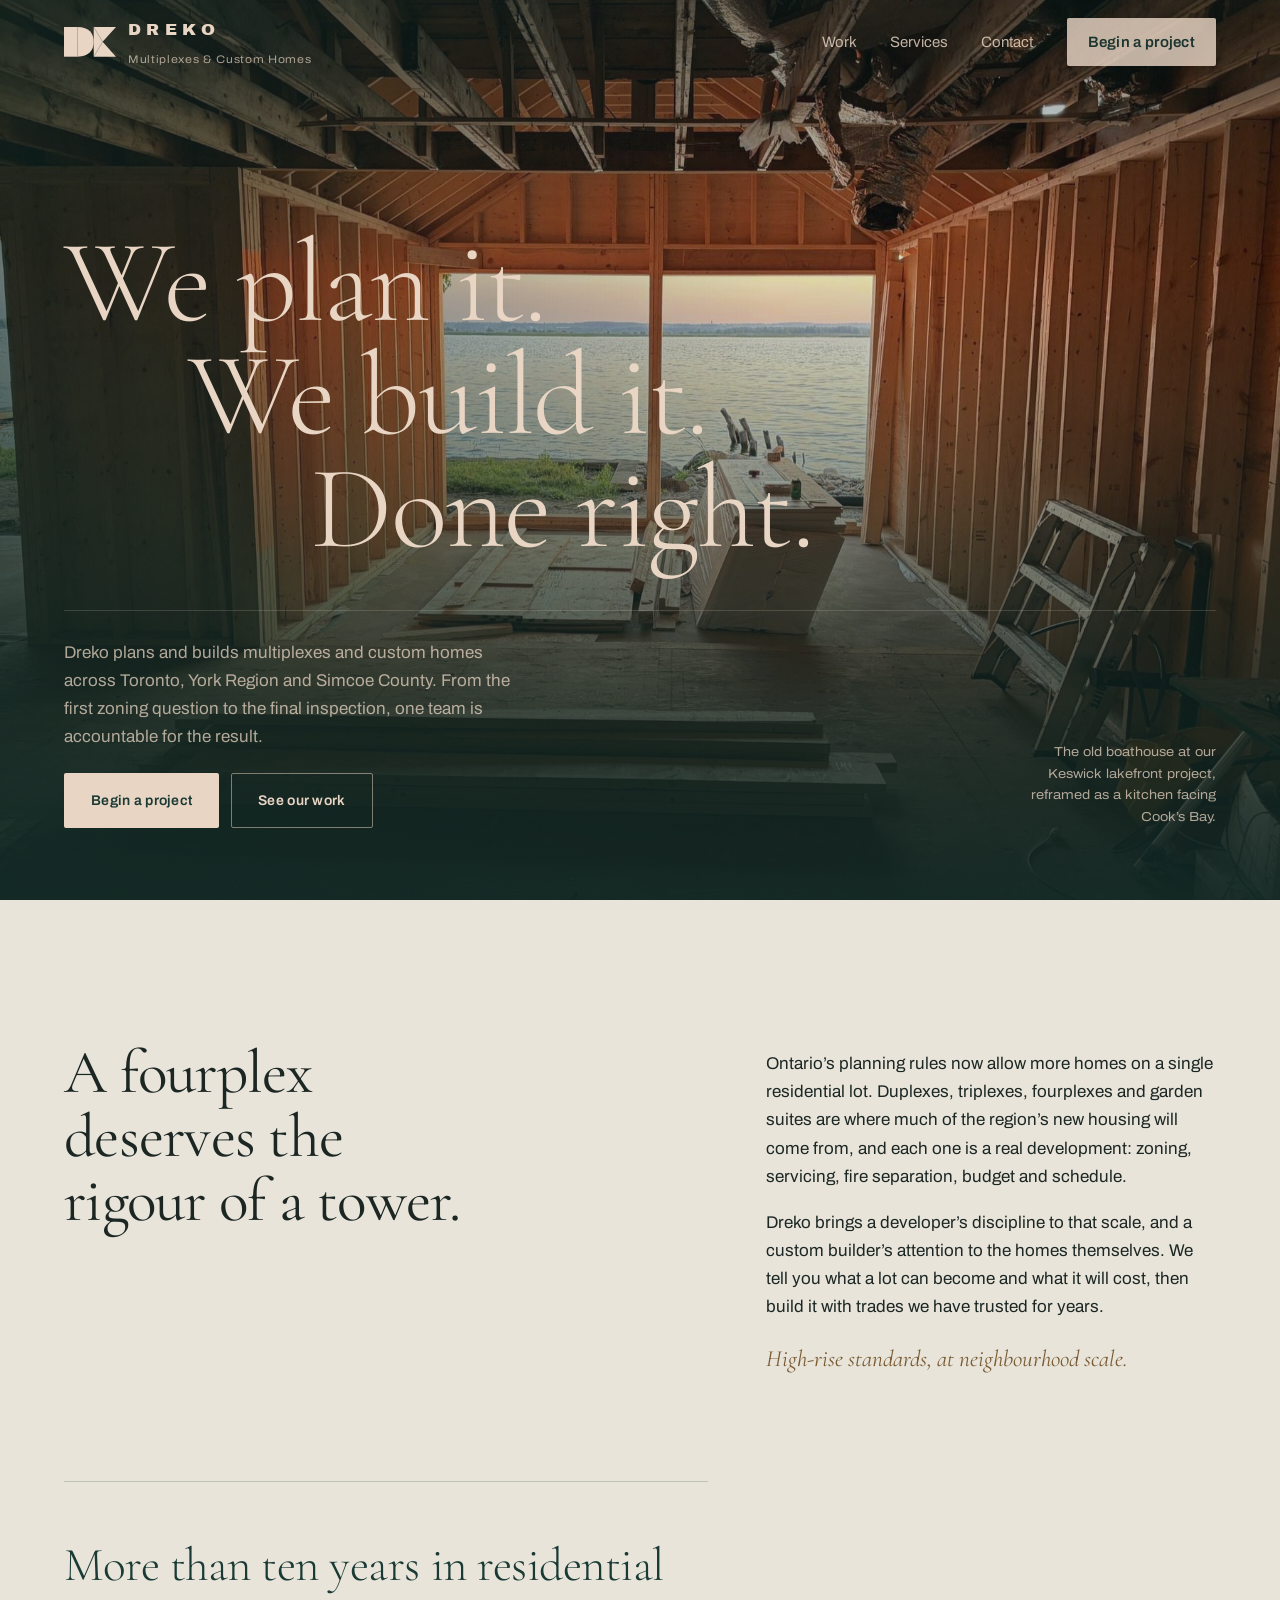
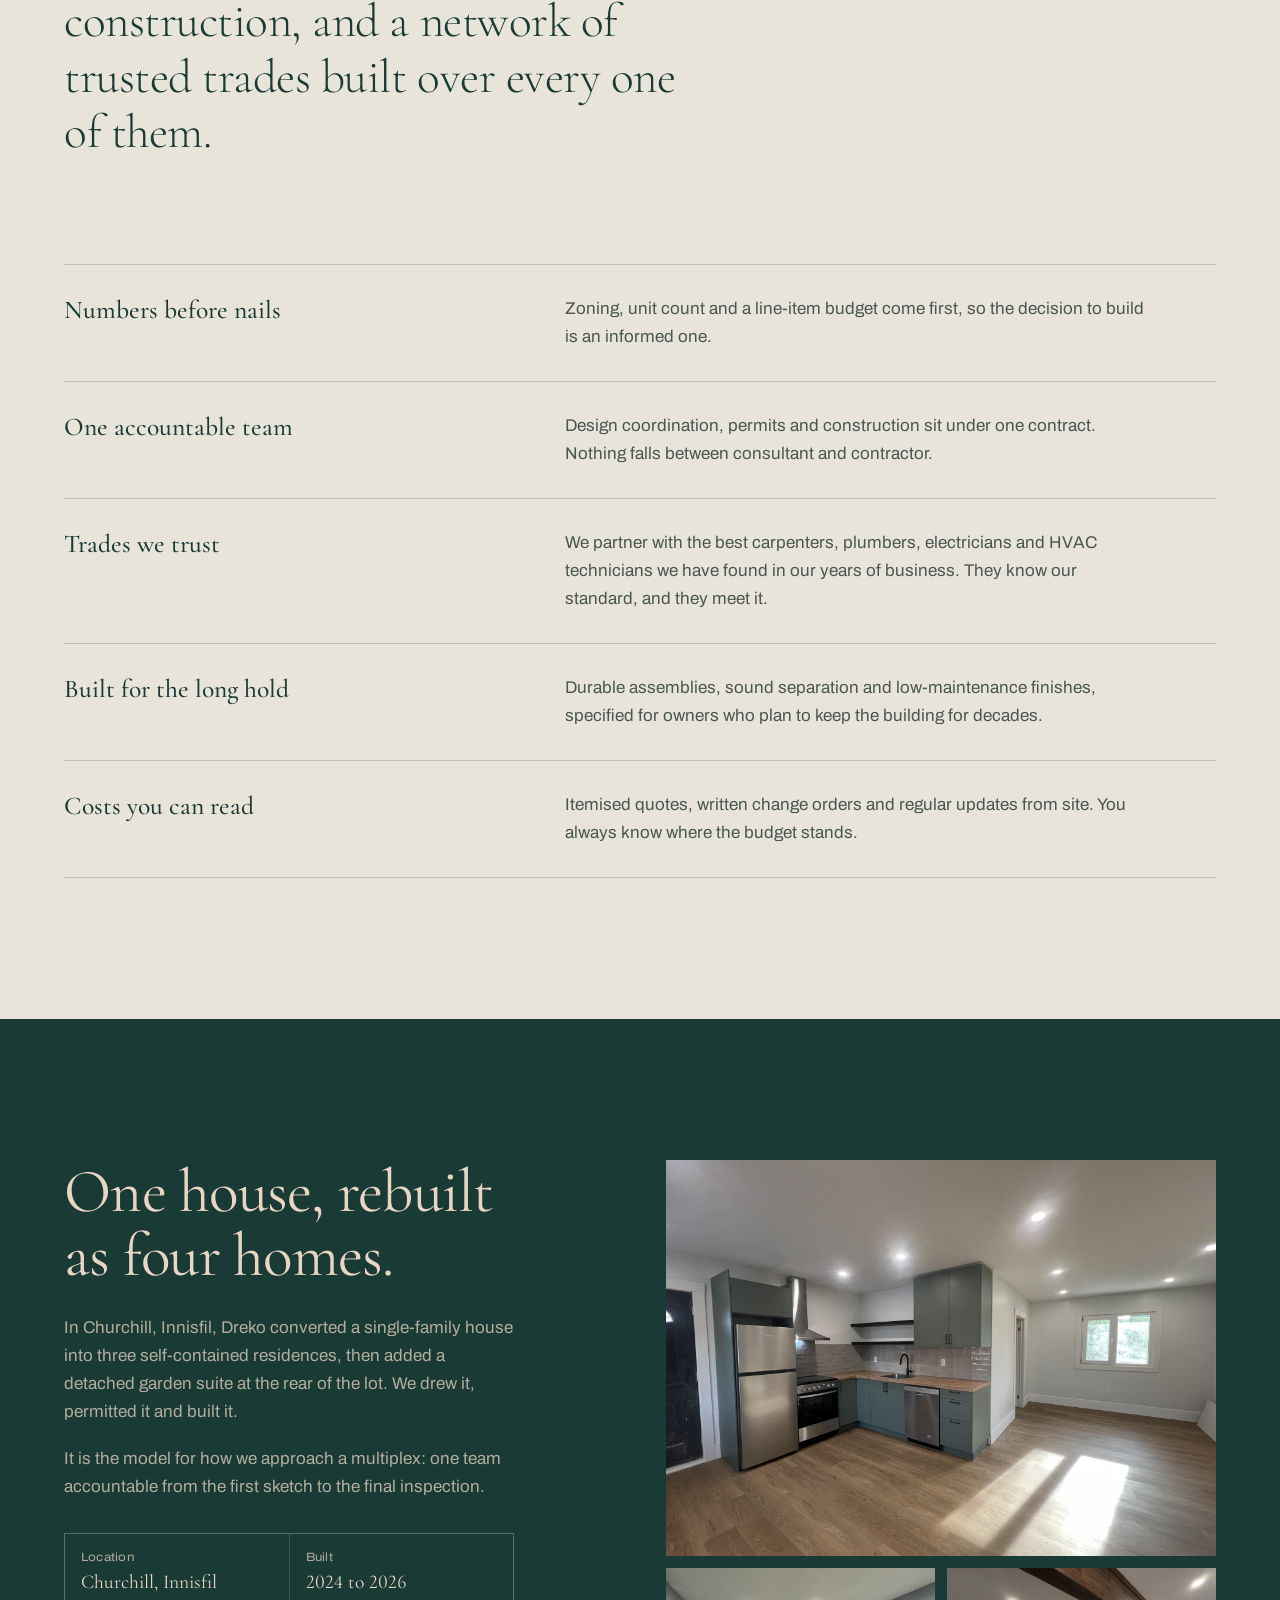
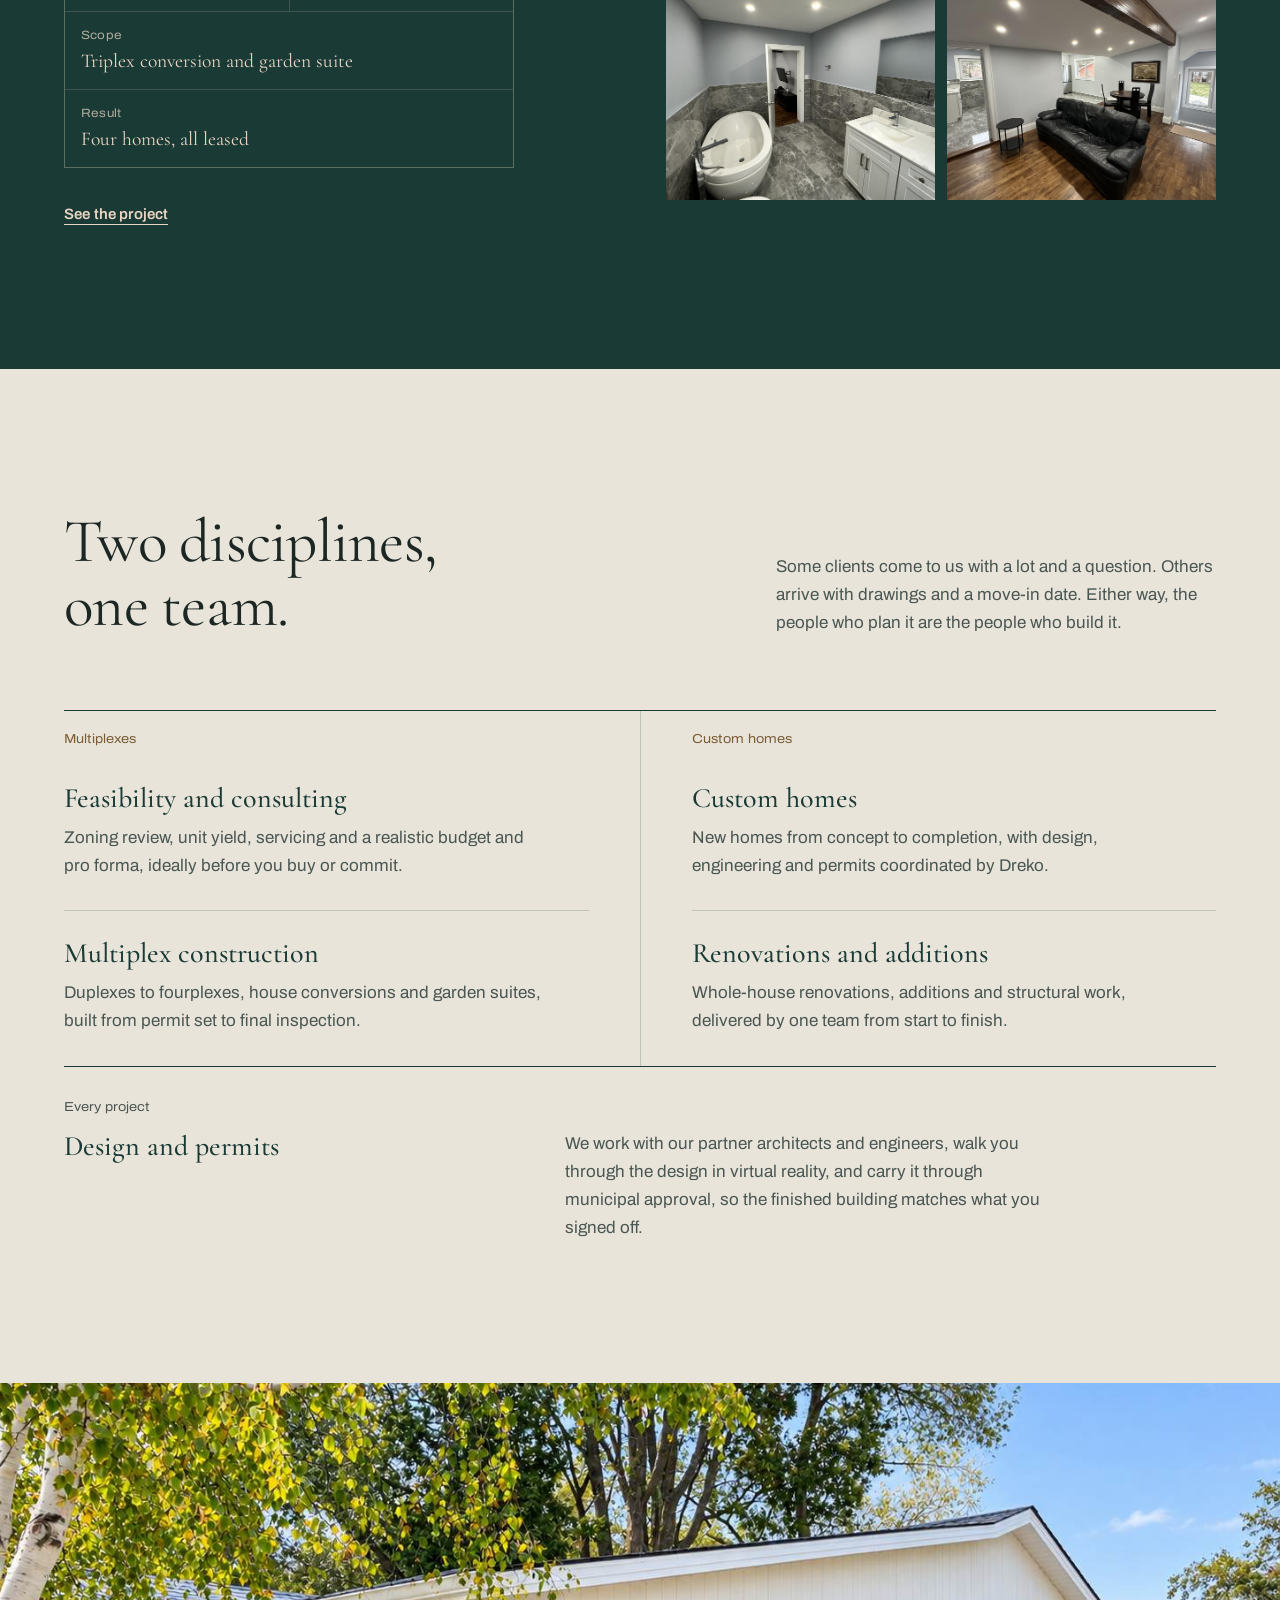
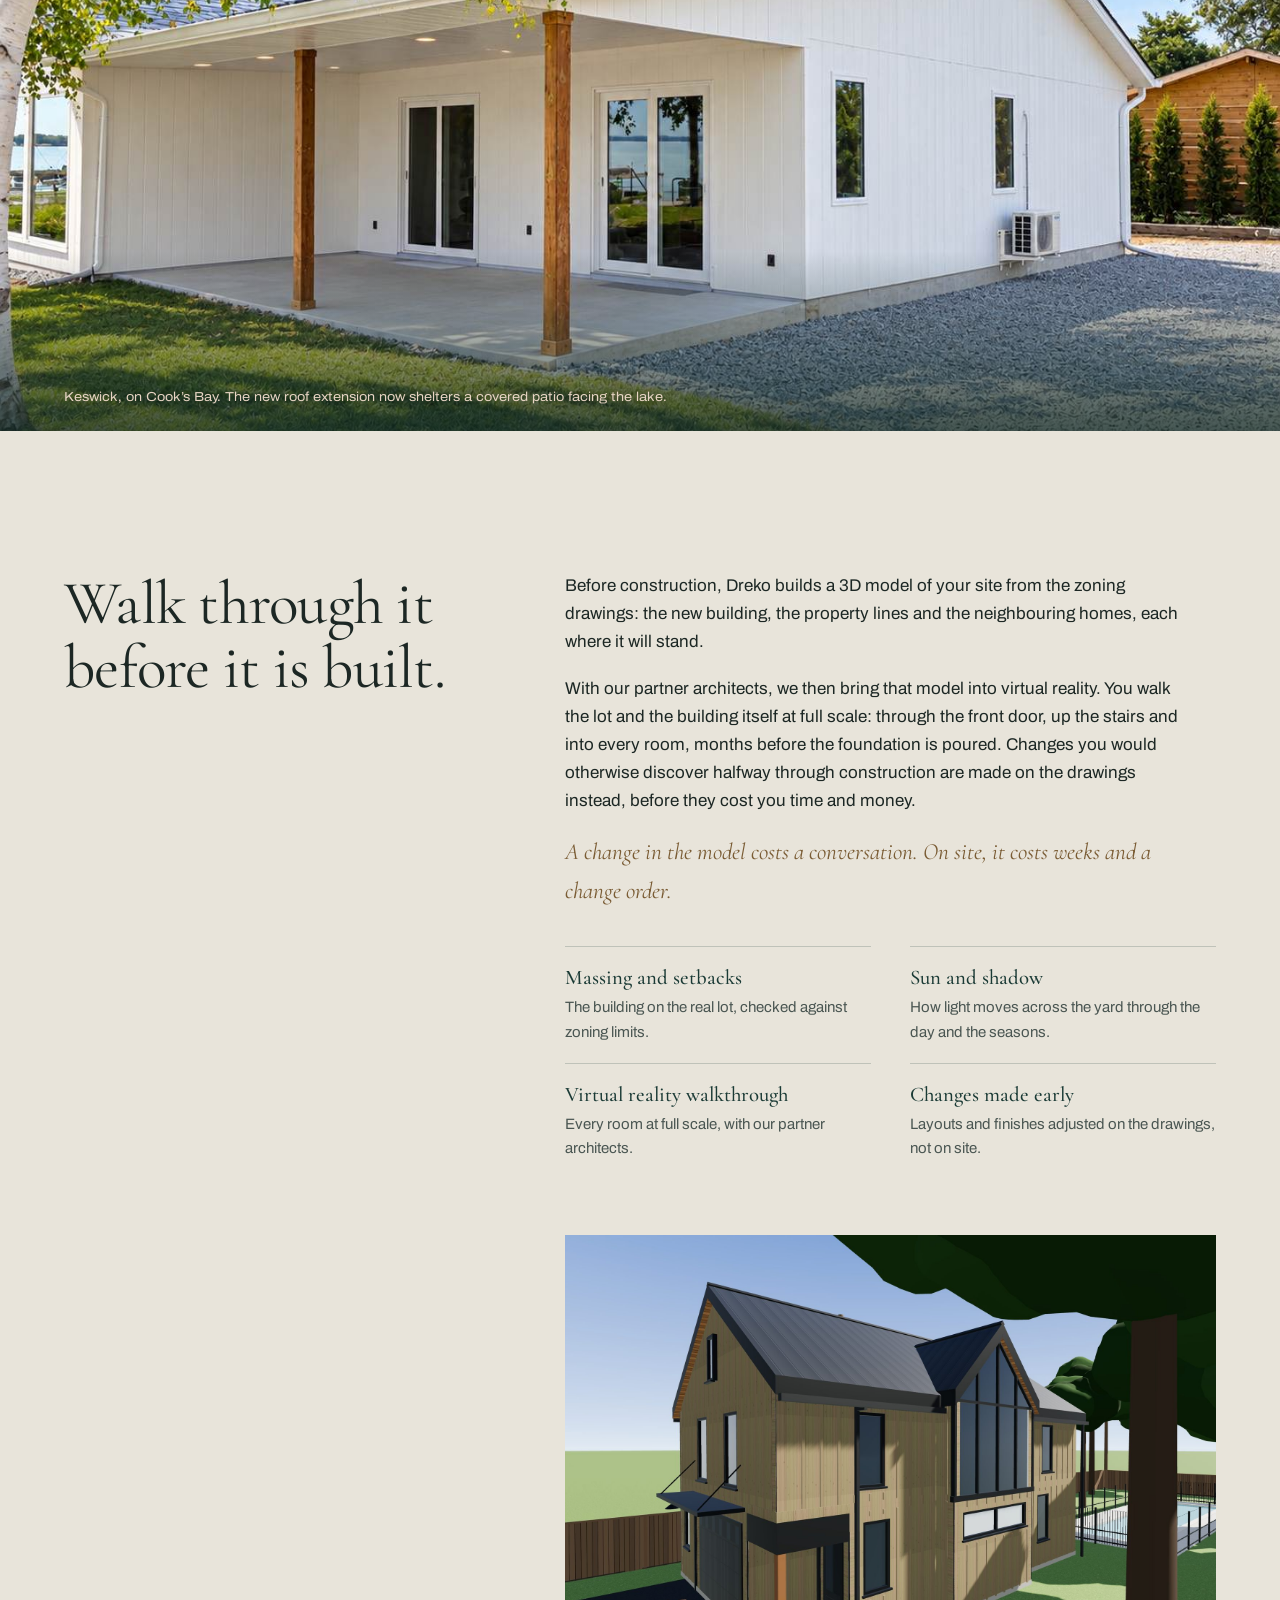
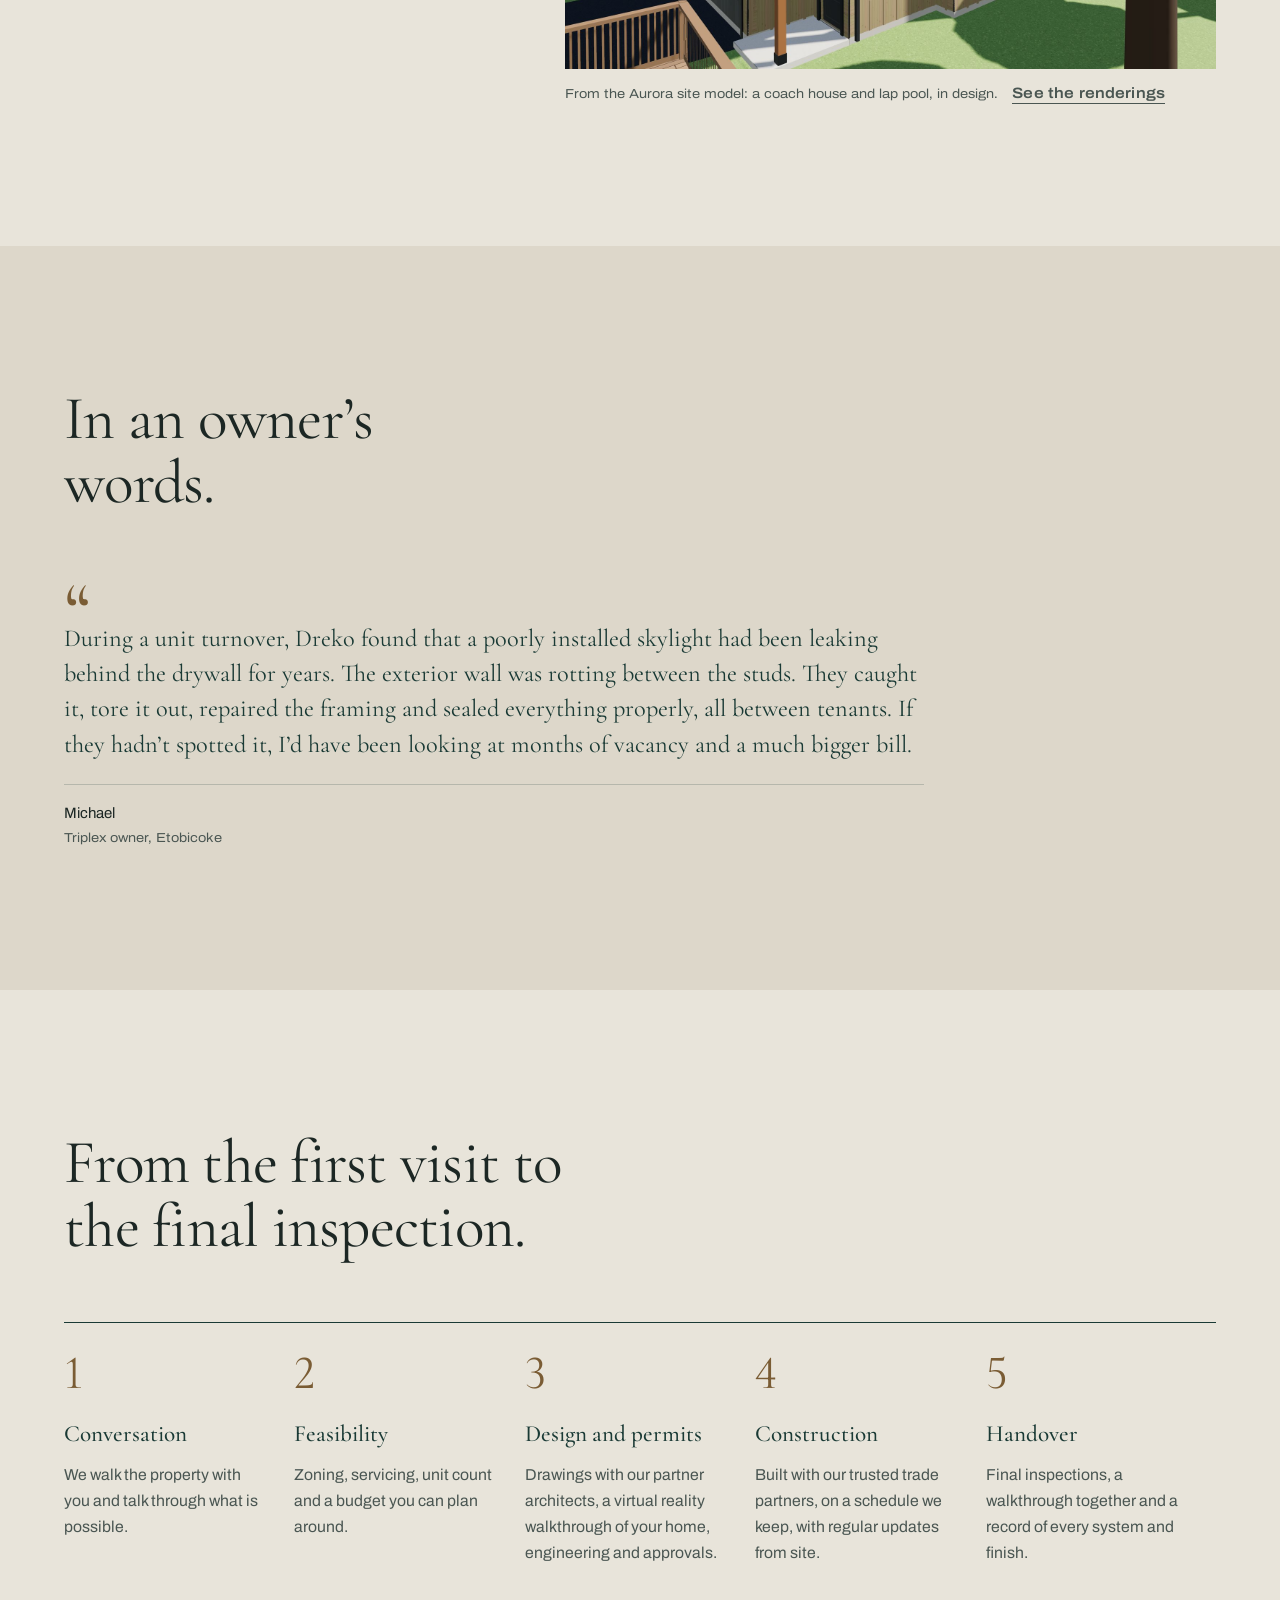
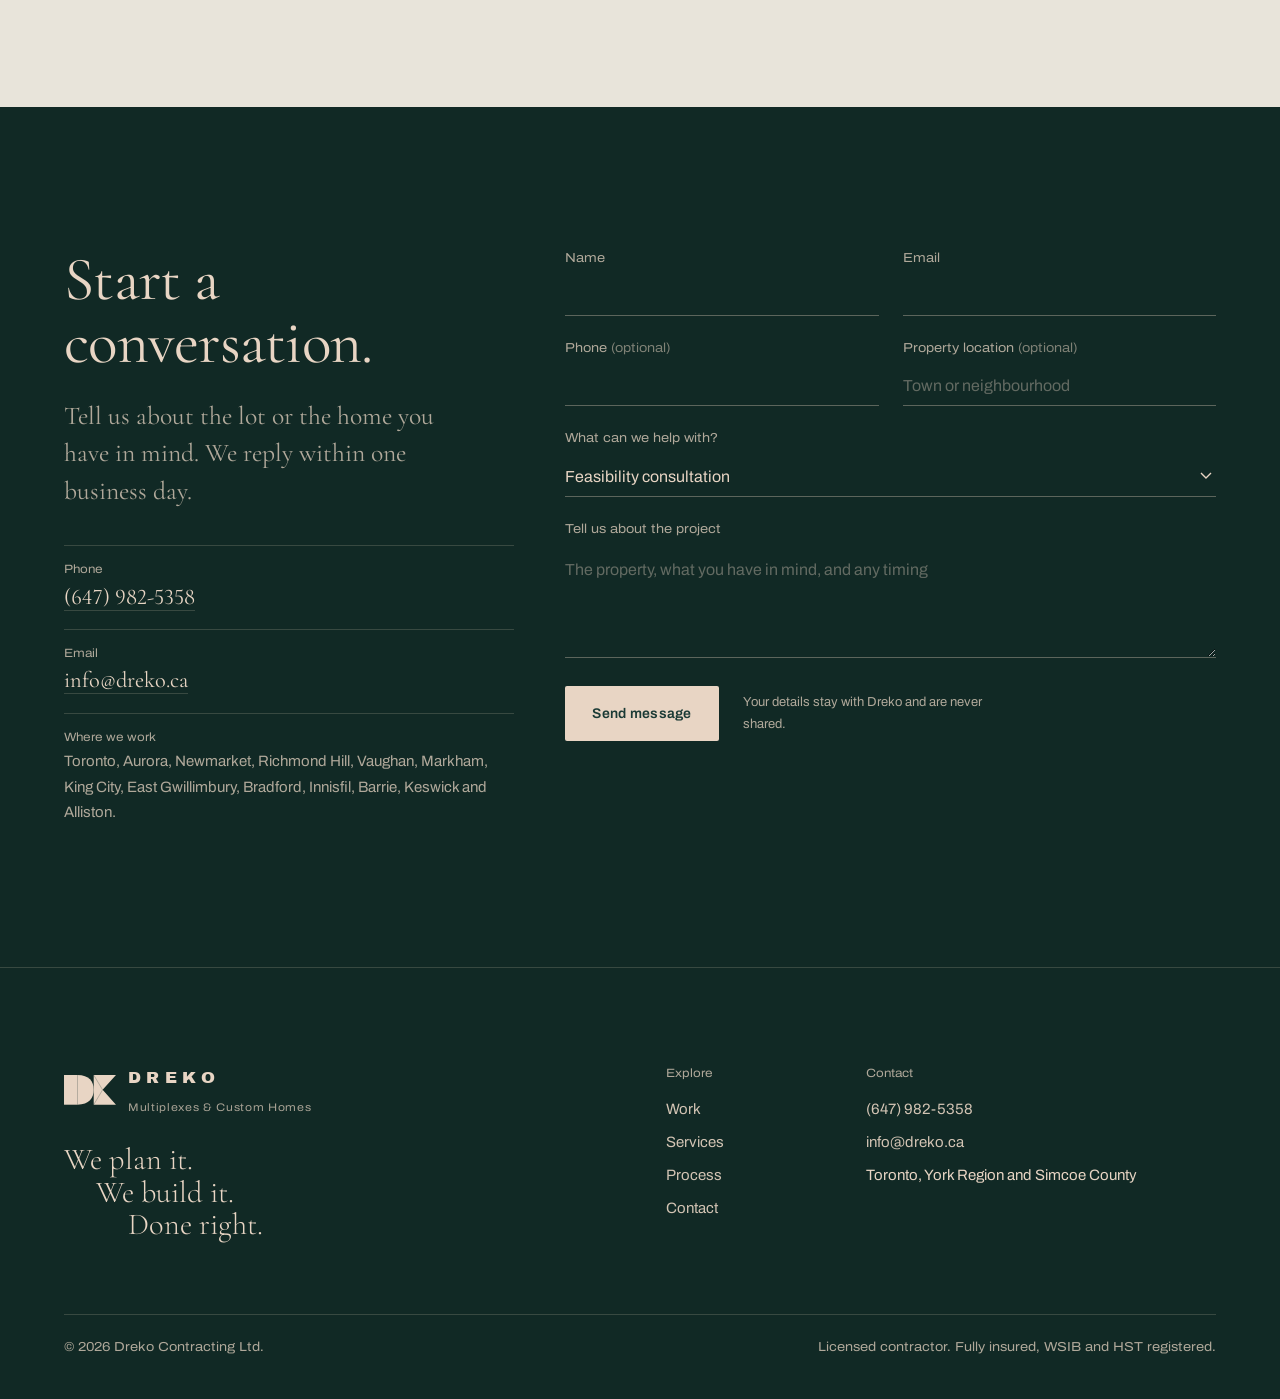
<file: index.html>
<!doctype html>
<html lang="en-CA">
<head>
<meta charset="utf-8">
<meta name="viewport" content="width=device-width, initial-scale=1, viewport-fit=cover">
<title>DREKO | Multiplex and custom home builder, Toronto, York Region and Simcoe County</title>
<meta name="description" content="Dreko plans and builds multiplexes and custom homes across Toronto, York Region and Simcoe County. Feasibility, design coordination, permits and construction, from one accountable team.">
<link rel="canonical" href="https://dreko.vercel.app/">
<meta name="theme-color" content="#1a3a35">
<link rel="icon" href="favicon.svg" type="image/svg+xml">
<meta property="og:type" content="website">
<meta property="og:site_name" content="DREKO">
<meta property="og:title" content="DREKO | Multiplex and custom home builder, Toronto, York Region and Simcoe County">
<meta property="og:description" content="Dreko plans and builds multiplexes and custom homes across Toronto, York Region and Simcoe County. Feasibility, design coordination, permits and construction, from one accountable team.">
<meta property="og:url" content="https://dreko.vercel.app/">
<meta property="og:image" content="https://dreko.vercel.app/og.jpg">
<meta property="og:image:width" content="1200">
<meta property="og:image:height" content="630">
<meta name="twitter:card" content="summary_large_image">
<link rel="preconnect" href="https://fonts.googleapis.com">
<link rel="preconnect" href="https://fonts.gstatic.com" crossorigin>
<link rel="stylesheet" href="https://fonts.googleapis.com/css2?family=Archivo:wdth,wght@62..125,100..900&family=Archivo+Black&family=Cormorant+Garamond:ital,wght@0,300;0,400;0,500;1,400&display=swap">
<link rel="stylesheet" href="site.css">
<script src="site.js" defer></script>
<script type="application/ld+json">{"@context": "https://schema.org", "@type": "GeneralContractor", "name": "Dreko Contracting Ltd.", "url": "https://dreko.vercel.app/", "logo": "https://dreko.vercel.app/favicon.svg", "image": "https://dreko.vercel.app/og.jpg", "telephone": "+1-647-982-5358", "email": "info@dreko.ca", "slogan": "We plan it. We build it. Done right.", "address": {"@type": "PostalAddress", "addressLocality": "Innisfil", "addressRegion": "ON", "addressCountry": "CA"}, "areaServed": ["Toronto", "Aurora", "Newmarket", "Richmond Hill", "Vaughan", "Markham", "King City", "East Gwillimbury", "Bradford", "Innisfil", "Barrie", "Keswick", "Alliston"], "knowsAbout": ["Multiplex construction", "Custom homes", "Garden suites", "Additional dwelling units", "Feasibility consulting", "Renovation"]}</script>
</head>
<body>
<a class="skip" href="#main">Skip to content</a>
<header class="nav">
  <div class="wrap nav__inner">
    <a class="brand" href="#top" aria-label="DREKO, home"><svg viewBox="0 0 350 200" aria-hidden="true" focusable="false"><g fill="currentColor"><rect width="90" height="200"/><path d="M90 0v200c80 0 110-45 110-100S170 0 90 0z"/><path d="M200 0h150l-90 100 90 100H200z"/></g><path d="M200 0l60 100-60 100" fill="none" stroke="#112925" stroke-width="3" opacity=".55"/></svg><span><span class="brand__word">DREKO</span><span class="brand__sub">Multiplexes &amp; Custom Homes</span></span></a>
    <nav aria-label="Primary">
      <ul class="nav__links"><li><a href="projects.html">Work</a></li><li><a href="#services">Services</a></li><li><a href="#contact">Contact</a></li><li><a class="btn btn--cream nav__cta" href="#contact">Begin a project</a></li></ul>
    </nav>
    <button class="nav__toggle" type="button" aria-expanded="false" aria-controls="menu" aria-label="Open menu"><span></span><span></span><span></span></button>
  </div>
</header>
<div class="menu" id="menu" aria-hidden="true">
  <ul>
    <li><a class="menu__link" href="projects.html">Work</a></li>
    <li><a class="menu__link" href="#services">Services</a></li>
    <li><a class="menu__link" href="#process">Process</a></li>
    <li><a class="menu__link" href="#contact">Begin a project</a></li>
  </ul>
  <div class="menu__foot"><a href="tel:+16479825358">(647) 982-5358</a><a href="mailto:info@dreko.ca">info@dreko.ca</a><span>Toronto, York Region and Simcoe County</span></div>
</div>
<main id="main">
<section class="hero" id="top" aria-labelledby="hero-title">
  <img class="hero__img" src="kw_kitchen_view.jpg" alt="Lake Simcoe at dusk, seen through the newly framed walls of a boathouse being rebuilt as a kitchen" fetchpriority="high">
  <div class="wrap hero__content">
    <h1 class="stair" id="hero-title"><span>We plan it.</span><span>We build it.</span><span>Done right.</span></h1>
    <div class="hero__foot">
      <div>
        <p class="hero__sub">Dreko plans and builds multiplexes and custom homes across Toronto, York Region and Simcoe County. From the first zoning question to the final inspection, one team is accountable for the result.</p>
        <div class="btn-row"><a class="btn btn--cream" href="#contact">Begin a project</a><a class="btn btn--ghost" href="projects.html">See our work</a></div>
      </div>
      <p class="hero__caption">The old boathouse at our Keswick lakefront project, reframed as a kitchen facing Cook’s Bay.</p>
    </div>
  </div>
</section>

<section class="band band--stone" aria-labelledby="pos-title">
  <div class="wrap">
    <div class="split">
      <h2 class="title split__a" id="pos-title">A fourplex deserves the rigour of a tower.</h2>
      <div class="split__b positioning__body prose">
        <p>Ontario’s planning rules now allow more homes on a single residential lot. Duplexes, triplexes, fourplexes and garden suites are where much of the region’s new housing will come from, and each one is a real development: zoning, servicing, fire separation, budget and schedule.</p>
        <p>Dreko brings a developer’s discipline to that scale, and a custom builder’s attention to the homes themselves. We tell you what a lot can become and what it will cost, then build it with trades we have trusted for years.</p>
        <p class="kicker">High-rise standards, at neighbourhood scale.</p>
      </div>
    </div>
    <p class="sentence">More than ten years in residential construction, and a network of trusted trades built over every one of them.</p>
    <h3 class="sr-only">How we work</h3>
    <ul class="principles">
      <li class="principle"><h3>Numbers before nails</h3><p>Zoning, unit count and a line-item budget come first, so the decision to build is an informed one.</p></li>
      <li class="principle"><h3>One accountable team</h3><p>Design coordination, permits and construction sit under one contract. Nothing falls between consultant and contractor.</p></li>
      <li class="principle"><h3>Trades we trust</h3><p>We partner with the best carpenters, plumbers, electricians and HVAC technicians we have found in our years of business. They know our standard, and they meet it.</p></li>
      <li class="principle"><h3>Built for the long hold</h3><p>Durable assemblies, sound separation and low-maintenance finishes, specified for owners who plan to keep the building for decades.</p></li>
      <li class="principle"><h3>Costs you can read</h3><p>Itemised quotes, written change orders and regular updates from site. You always know where the budget stands.</p></li>
    </ul>
  </div>
</section>

<section class="band band--forest" aria-labelledby="work-title">
  <div class="wrap split feature">
    <div class="feature__text">
      <h2 class="title" id="work-title">One house, rebuilt as four homes.</h2>
      <div class="prose">
        <p>In Churchill, Innisfil, Dreko converted a single-family house into three self-contained residences, then added a detached garden suite at the rear of the lot. We drew it, permitted it and built it.</p>
        <p>It is the model for how we approach a multiplex: one team accountable from the first sketch to the final inspection.</p>
      </div>
      <dl class="titleblock"><div><dt>Location</dt><dd>Churchill, Innisfil</dd></div><div><dt>Built</dt><dd>2024 to 2026</dd></div><div class="full"><dt>Scope</dt><dd>Triplex conversion and garden suite</dd></div><div class="full"><dt>Result</dt><dd>Four homes, all leased</dd></div></dl>
      <a class="link" href="projects.html#churchill">See the project</a>
    </div>
    <div class="feature__media">
      <figure><img src="gs_hero.jpg" alt="Garden suite kitchen with sage cabinetry, butcher block counters and stainless appliances" loading="lazy"><figcaption>Garden suite kitchen, completed 2026</figcaption></figure>
      <figure><img src="tk_bath2.jpg" alt="Upper residence bath with a freestanding tub and marble-look tile" loading="lazy"><figcaption>Upper residence bath</figcaption></figure>
      <figure><img src="tk_living.jpg" alt="Upper residence living room with dark-stained hardwood and a timber beam" loading="lazy"><figcaption>Upper residence living room</figcaption></figure>
    </div>
  </div>
</section>

<section class="band band--stone" id="services" aria-labelledby="svc-title">
  <div class="wrap">
    <div class="services__head">
      <h2 class="title" id="svc-title">Two disciplines, one team.</h2>
      <p>Some clients come to us with a lot and a question. Others arrive with drawings and a move-in date. Either way, the people who plan it are the people who build it.</p>
    </div>
    <div class="services">
      <div class="services__col">
        <p class="services__brand">Multiplexes</p>
        <div class="service"><h3>Feasibility and consulting</h3><p>Zoning review, unit yield, servicing and a realistic budget and pro forma, ideally before you buy or commit.</p></div>
        <div class="service"><h3>Multiplex construction</h3><p>Duplexes to fourplexes, house conversions and garden suites, built from permit set to final inspection.</p></div>
      </div>
      <div class="services__col">
        <p class="services__brand">Custom homes</p>
        <div class="service"><h3>Custom homes</h3><p>New homes from concept to completion, with design, engineering and permits coordinated by Dreko.</p></div>
        <div class="service"><h3>Renovations and additions</h3><p>Whole-house renovations, additions and structural work, delivered by one team from start to finish.</p></div>
      </div>
      <div class="service service--bridge">
        <p class="services__brand">Every project</p>
        <h3>Design and permits</h3>
        <p>We work with our partner architects and engineers, walk you through the design in virtual reality, and carry it through municipal approval, so the finished building matches what you signed off.</p>
      </div>
    </div>
  </div>
</section>

<figure class="plate">
  <img src="kw_patio_finished.jpg" alt="The rebuilt Keswick cottage, with white vertical siding and a covered patio on timber posts, under birch trees" loading="lazy">
  <figcaption>Keswick, on Cook’s Bay. The new roof extension now shelters a covered patio facing the lake.</figcaption>
</figure>

<section class="band band--stone" id="model" aria-labelledby="model-title">
  <div class="wrap split">
    <div class="split__a--narrow">
      <h2 class="title" id="model-title">Walk through it before it is built.</h2>
    </div>
    <div class="split__b--wide">
      <div class="prose">
        <p>Before construction, Dreko builds a 3D model of your site from the zoning drawings: the new building, the property lines and the neighbouring homes, each where it will stand.</p>
        <p>With our partner architects, we then bring that model into virtual reality. You walk the lot and the building itself at full scale: through the front door, up the stairs and into every room, months before the foundation is poured. Changes you would otherwise discover halfway through construction are made on the drawings instead, before they cost you time and money.</p>
        <p class="kicker">A change in the model costs a conversation. On site, it costs weeks and a change order.</p>
      </div>
      <ul class="care-list" style="margin-top:36px">
        <li><strong>Massing and setbacks</strong><span>The building on the real lot, checked against zoning limits.</span></li>
        <li><strong>Sun and shadow</strong><span>How light moves across the yard through the day and the seasons.</span></li>
        <li><strong>Virtual reality walkthrough</strong><span>Every room at full scale, with our partner architects.</span></li>
        <li><strong>Changes made early</strong><span>Layouts and finishes adjusted on the drawings, not on site.</span></li>
      </ul>
      <figure class="model-fig"><img src="wells_render_hero.jpg" alt="3D rendering of a two-storey modern-farmhouse coach house with board-and-batten siding and a glazed gable" loading="lazy"><figcaption>From the Aurora site model: a coach house and lap pool, in design. <a class="link" href="projects.html#aurora">See the renderings</a></figcaption></figure>
    </div>
  </div>
</section>

<section class="band band--stone-2" aria-labelledby="q-title">
  <div class="wrap">
    <h2 class="title" id="q-title" style="margin-bottom:clamp(40px,6vw,72px)">In an owner’s words.</h2>
    <div class="quotes quotes--single">
      <blockquote class="quote">
        <p>During a unit turnover, Dreko found that a poorly installed skylight had been leaking behind the drywall for years. The exterior wall was rotting between the studs. They caught it, tore it out, repaired the framing and sealed everything properly, all between tenants. If they hadn’t spotted it, I’d have been looking at months of vacancy and a much bigger bill.</p>
        <footer>Michael<span>Triplex owner, Etobicoke</span></footer>
      </blockquote>
    </div>
  </div>
</section>

<section class="band band--stone" id="process" aria-labelledby="proc-title">
  <div class="wrap">
    <h2 class="title title--wide" id="proc-title">From the first visit to the final inspection.</h2>
    <ol class="steps steps--five">
      <li class="step"><h3>Conversation</h3><p>We walk the property with you and talk through what is possible.</p></li>
      <li class="step"><h3>Feasibility</h3><p>Zoning, servicing, unit count and a budget you can plan around.</p></li>
      <li class="step"><h3>Design and permits</h3><p>Drawings with our partner architects, a virtual reality walkthrough of your home, engineering and approvals.</p></li>
      <li class="step"><h3>Construction</h3><p>Built with our trusted trade partners, on a schedule we keep, with regular updates from site.</p></li>
      <li class="step"><h3>Handover</h3><p>Final inspections, a walkthrough together and a record of every system and finish.</p></li>
    </ol>
  </div>
</section>

<section class="band band--deep" id="contact" aria-labelledby="contact-title">
  <div class="wrap split">
    <div class="split__a--narrow">
      <h2 class="title" id="contact-title">Start a conversation.</h2>
      <p class="lede" style="margin-top:22px;color:var(--cream-soft)">Tell us about the lot or the home you have in mind. We reply within one business day.</p>
      <dl class="contact-details">
        <div><dt>Phone</dt><dd><a href="tel:+16479825358">(647) 982-5358</a></dd></div>
        <div><dt>Email</dt><dd><a href="mailto:info@dreko.ca">info@dreko.ca</a></dd></div>
        <div><dt>Where we work</dt><dd><p class="areas">Toronto, Aurora, Newmarket, Richmond Hill, Vaughan, Markham, King City, East Gwillimbury, Bradford, Innisfil, Barrie, Keswick and Alliston.</p></dd></div>
      </dl>
    </div>
    <div class="split__b--wide">
<form class="form" data-form data-subject="Website enquiry" data-done-title="Message sent." data-done="Thank you. We reply within one business day, often sooner." novalidate>
  <div class="field"><label for="c-name">Name</label><input id="c-name" name="name" data-label="Name" autocomplete="name" required></div>
  <div class="field"><label for="c-email">Email</label><input id="c-email" name="email" data-label="Email" type="email" autocomplete="email" required></div>
  <div class="field"><label for="c-phone">Phone <span class="opt">(optional)</span></label><input id="c-phone" name="phone" data-label="Phone" type="tel" autocomplete="tel"></div>
  <div class="field"><label for="c-where">Property location <span class="opt">(optional)</span></label><input id="c-where" name="location" data-label="Property location" placeholder="Town or neighbourhood"></div>
  <div class="field field--full"><label for="c-topic">What can we help with?</label>
    <select id="c-topic" name="topic" data-label="Interested in">
      <option>Feasibility consultation</option>
      <option>Multiplex, conversion or garden suite</option>
      <option>Custom home</option>
      <option>Renovation or addition</option>
      <option>Something else</option>
    </select></div>
  <div class="field field--full"><label for="c-msg">Tell us about the project</label><textarea id="c-msg" name="message" data-label="Message" required placeholder="The property, what you have in mind, and any timing"></textarea></div>
  <div class="hp" aria-hidden="true"><label for="c-hp">Leave this empty</label><input id="c-hp" name="_honey" tabindex="-1" autocomplete="off"></div>
  <p class="form__status" aria-live="polite"></p>
  <div class="form__actions"><button class="btn btn--cream" type="submit">Send message</button><p class="form__note">Your details stay with Dreko and are never shared.</p></div>
</form>
    </div>
  </div>
</section>
</main>
<footer class="footer">
  <div class="wrap">
    <div class="footer__top">
      <div class="footer__brand">
        <a class="brand" href="#top" aria-label="DREKO, home"><svg viewBox="0 0 350 200" aria-hidden="true" focusable="false"><g fill="currentColor"><rect width="90" height="200"/><path d="M90 0v200c80 0 110-45 110-100S170 0 90 0z"/><path d="M200 0h150l-90 100 90 100H200z"/></g><path d="M200 0l60 100-60 100" fill="none" stroke="#112925" stroke-width="3" opacity=".55"/></svg><span><span class="brand__word">DREKO</span><span class="brand__sub">Multiplexes &amp; Custom Homes</span></span></a>
        <p class="footer__tag"><span>We plan it.</span><span>We build it.</span><span>Done right.</span></p>
      </div>
      <div class="footer__col footer__col--nav">
        <h2>Explore</h2>
        <ul>
          <li><a href="projects.html">Work</a></li>
          <li><a href="#services">Services</a></li>
          <li><a href="#process">Process</a></li>
          <li><a href="#contact">Contact</a></li>
        </ul>
      </div>
      <div class="footer__col footer__col--contact">
        <h2>Contact</h2>
        <ul>
          <li><a href="tel:+16479825358">(647) 982-5358</a></li>
          <li><a href="mailto:info@dreko.ca">info@dreko.ca</a></li>
          <li>Toronto, York Region and Simcoe County</li>
        </ul>
      </div>
    </div>
    <div class="footer__base">
      <span>&copy; 2026 Dreko Contracting Ltd.</span>
      <span>Licensed contractor. Fully insured, WSIB and HST registered.</span>
    </div>
  </div>
</footer>
<div class="mbar"><a href="tel:+16479825358">Call</a><a href="#contact">Begin a project</a></div>
</body>
</html>
</file>
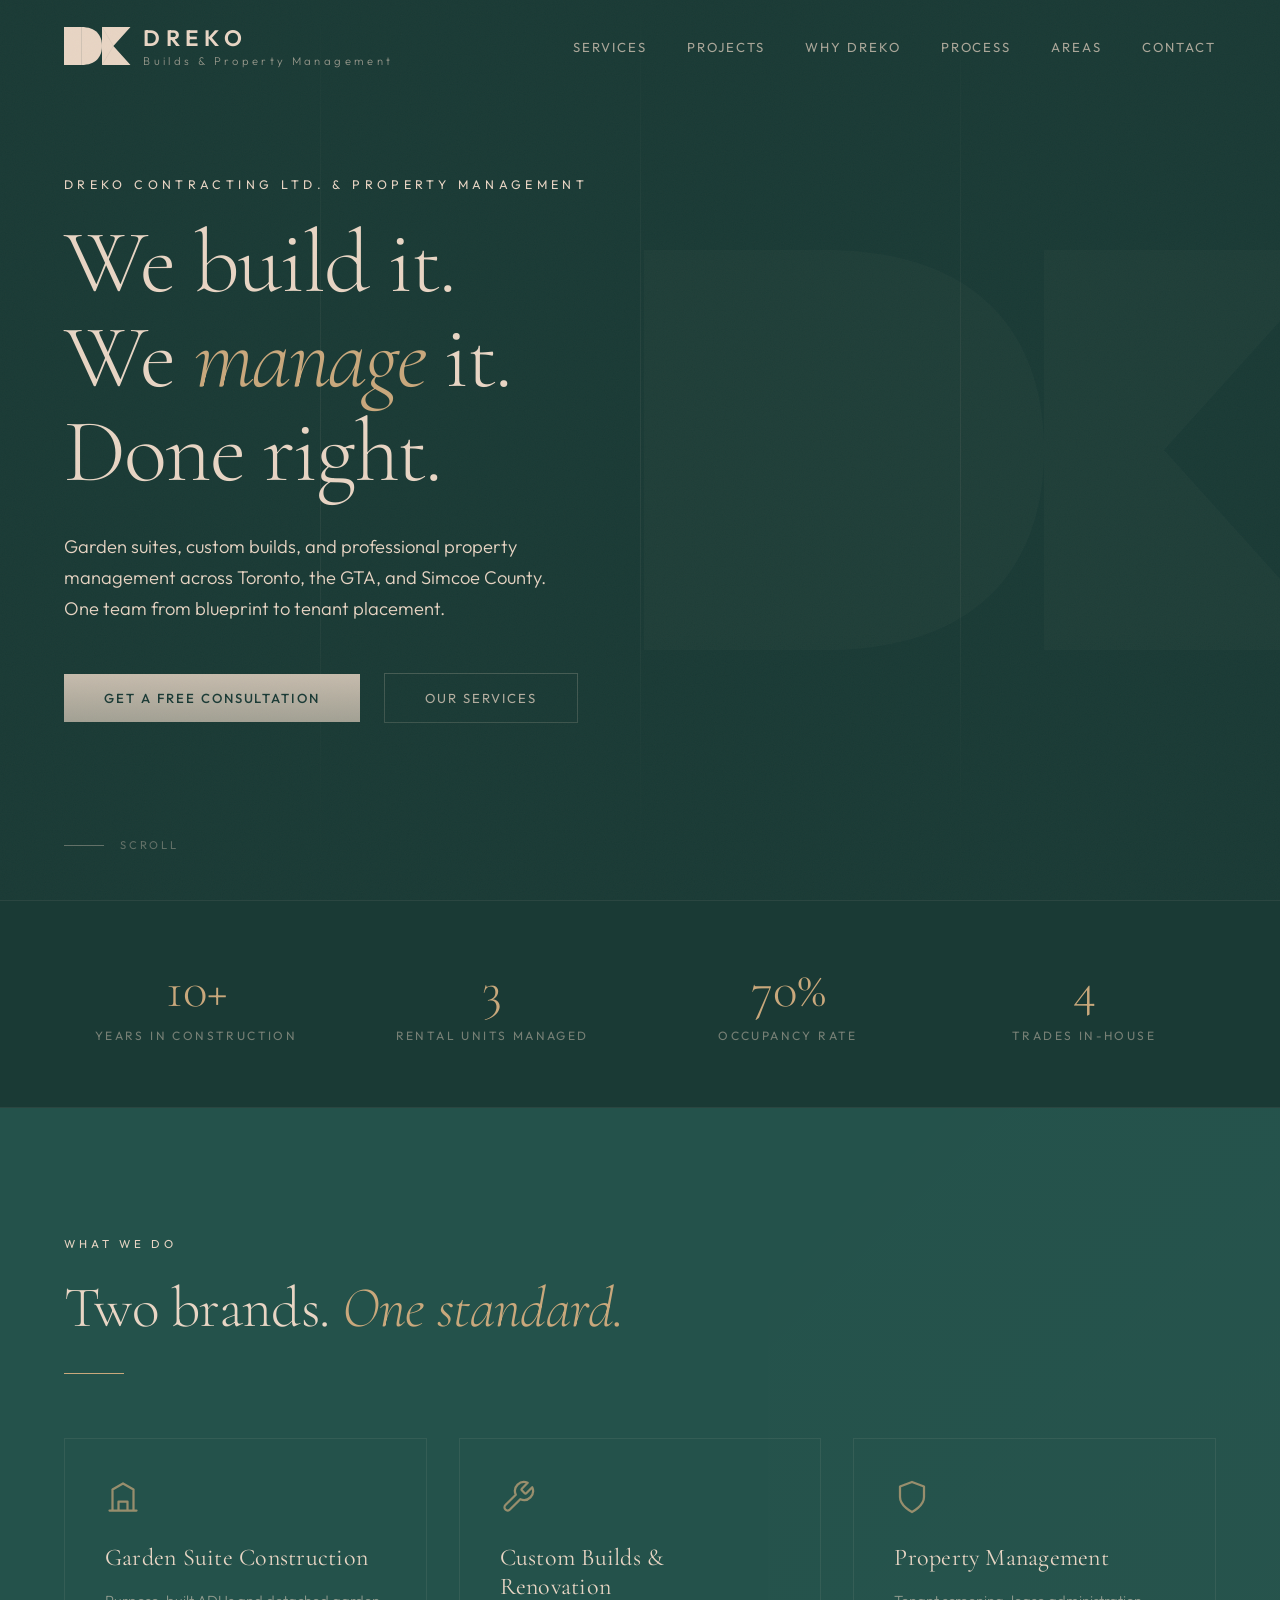
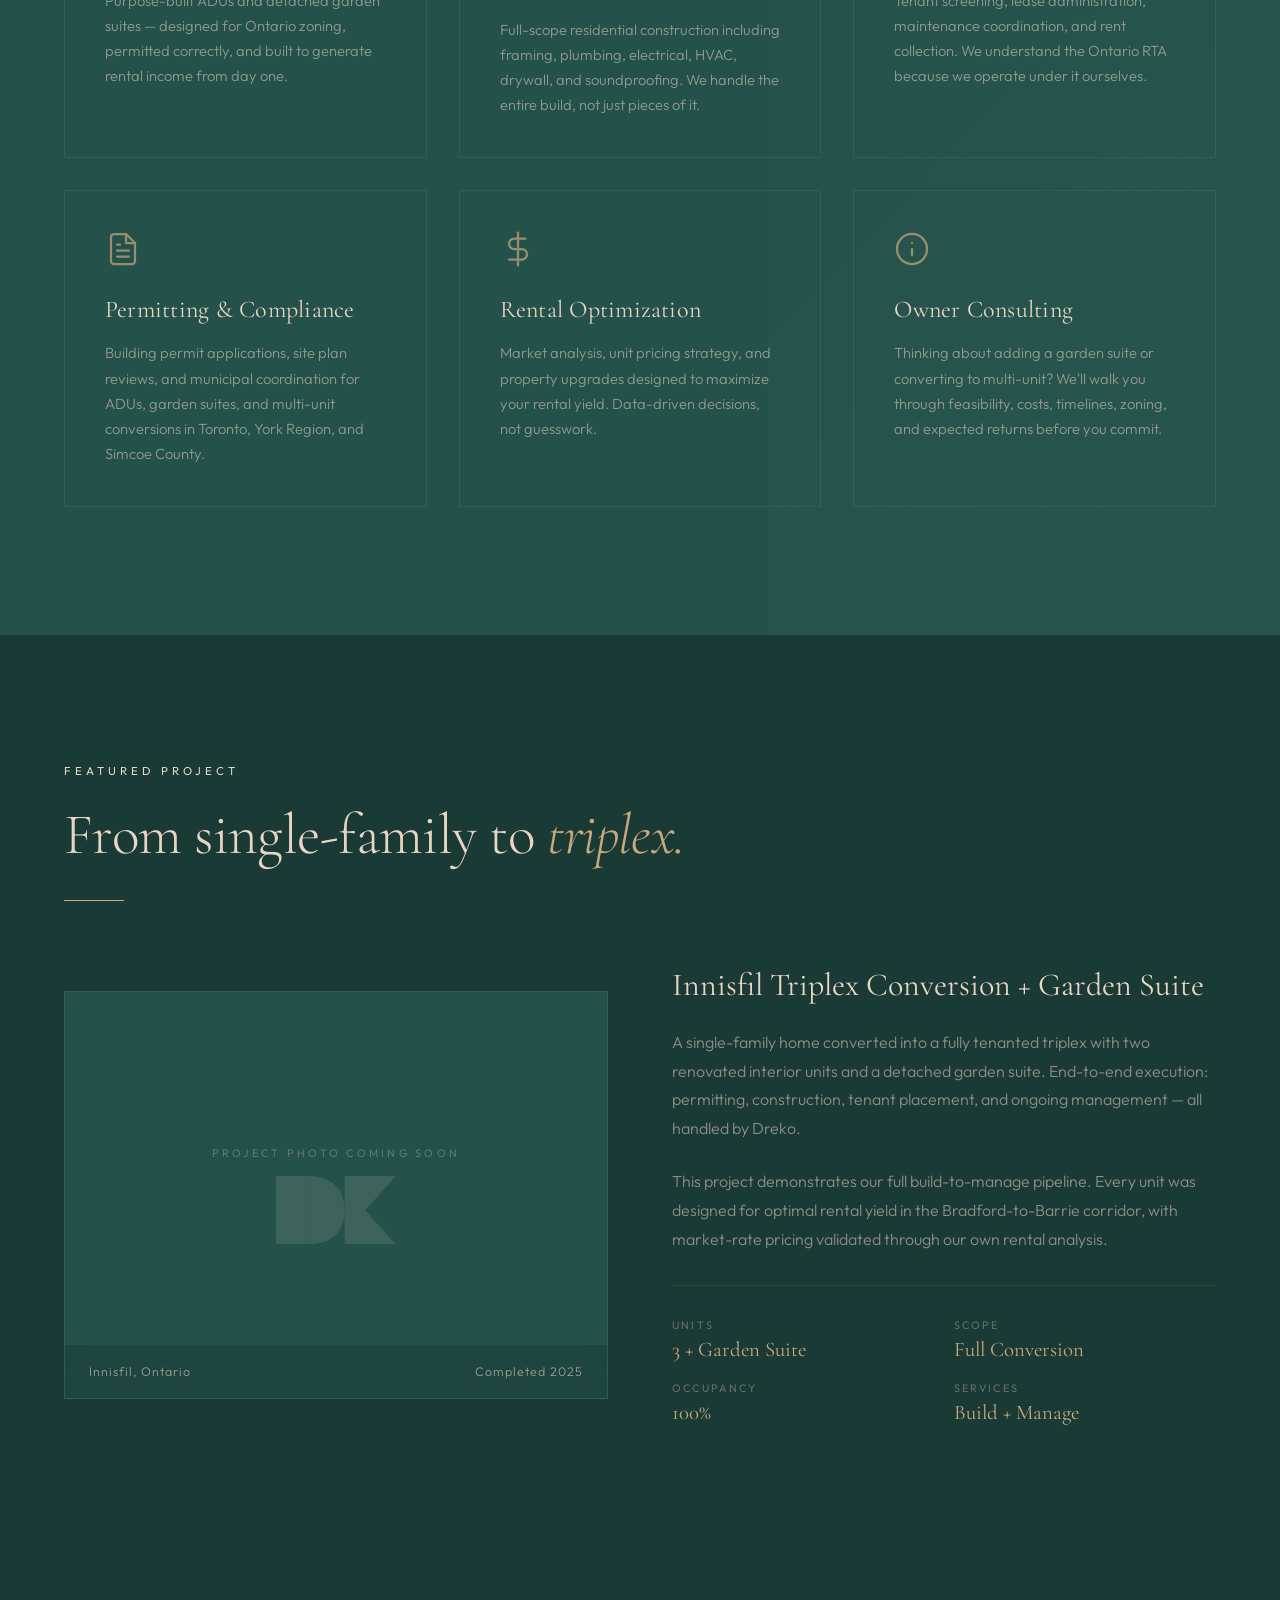
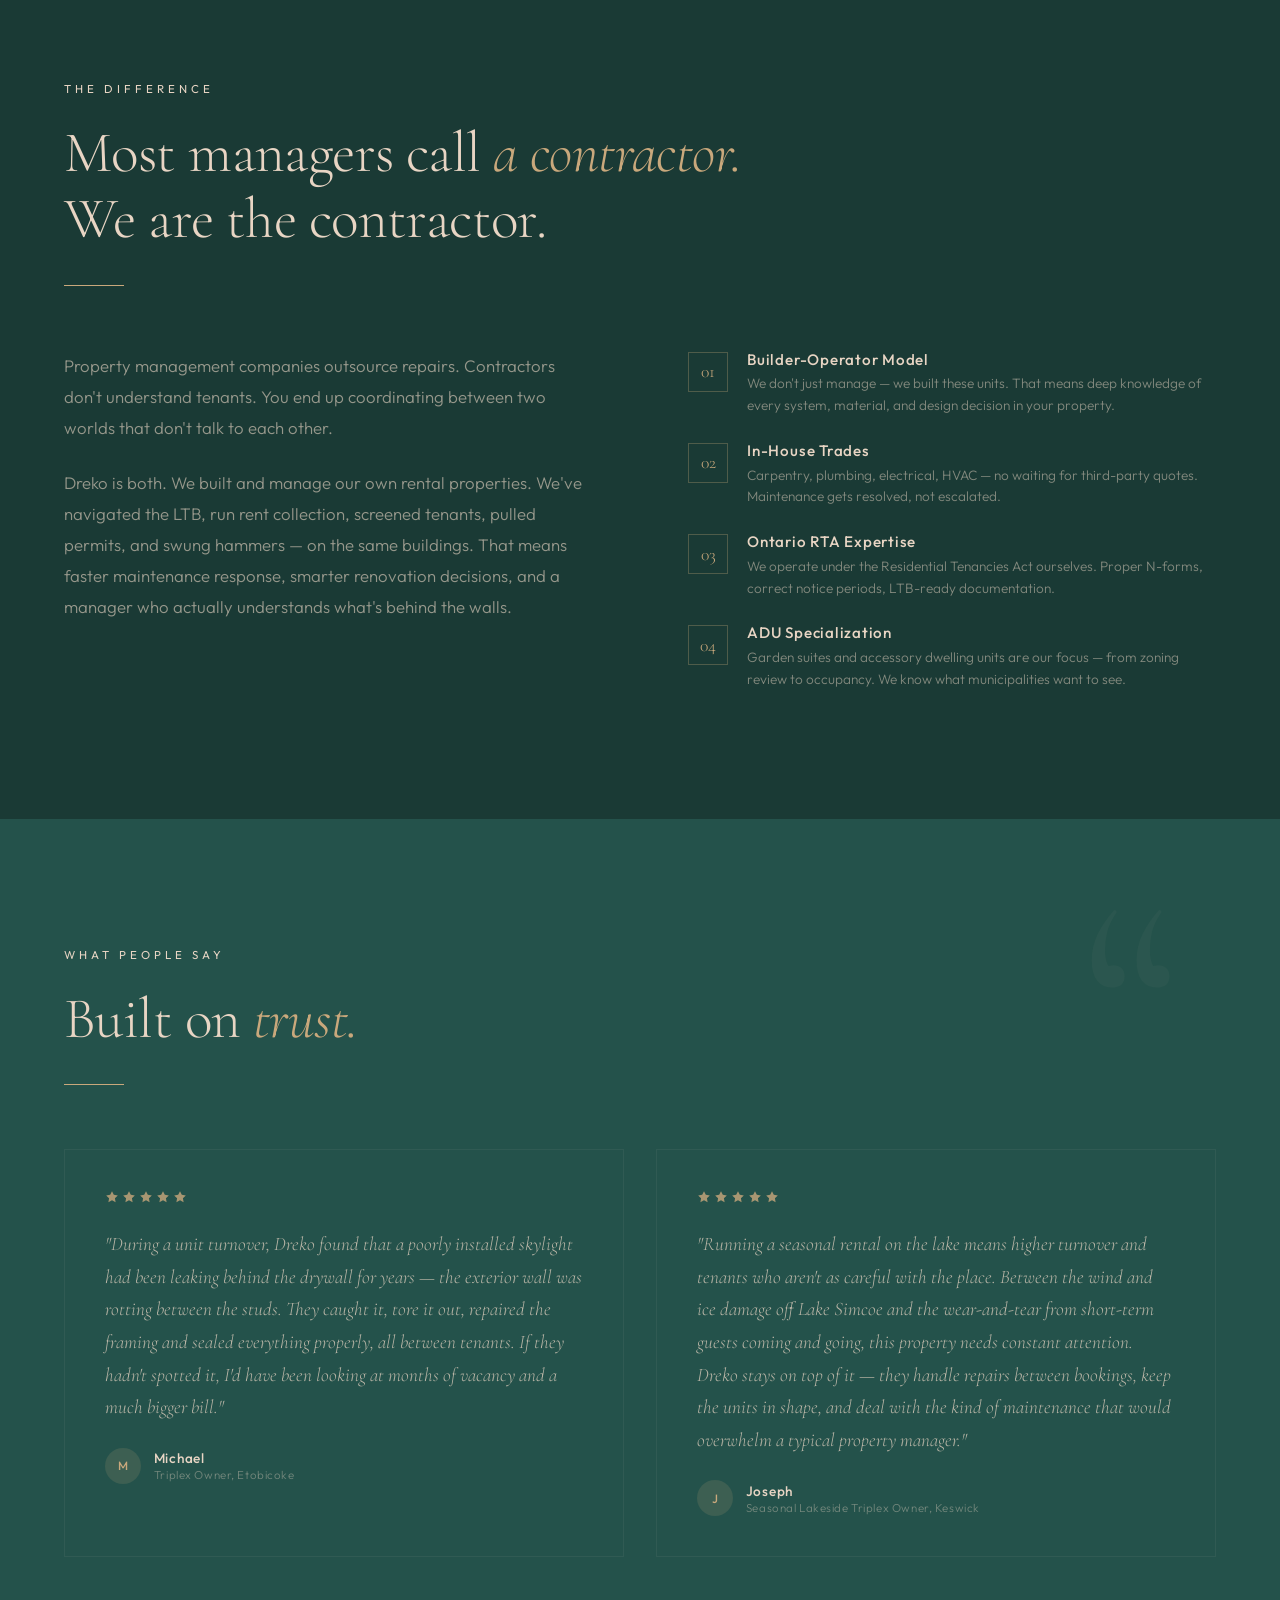
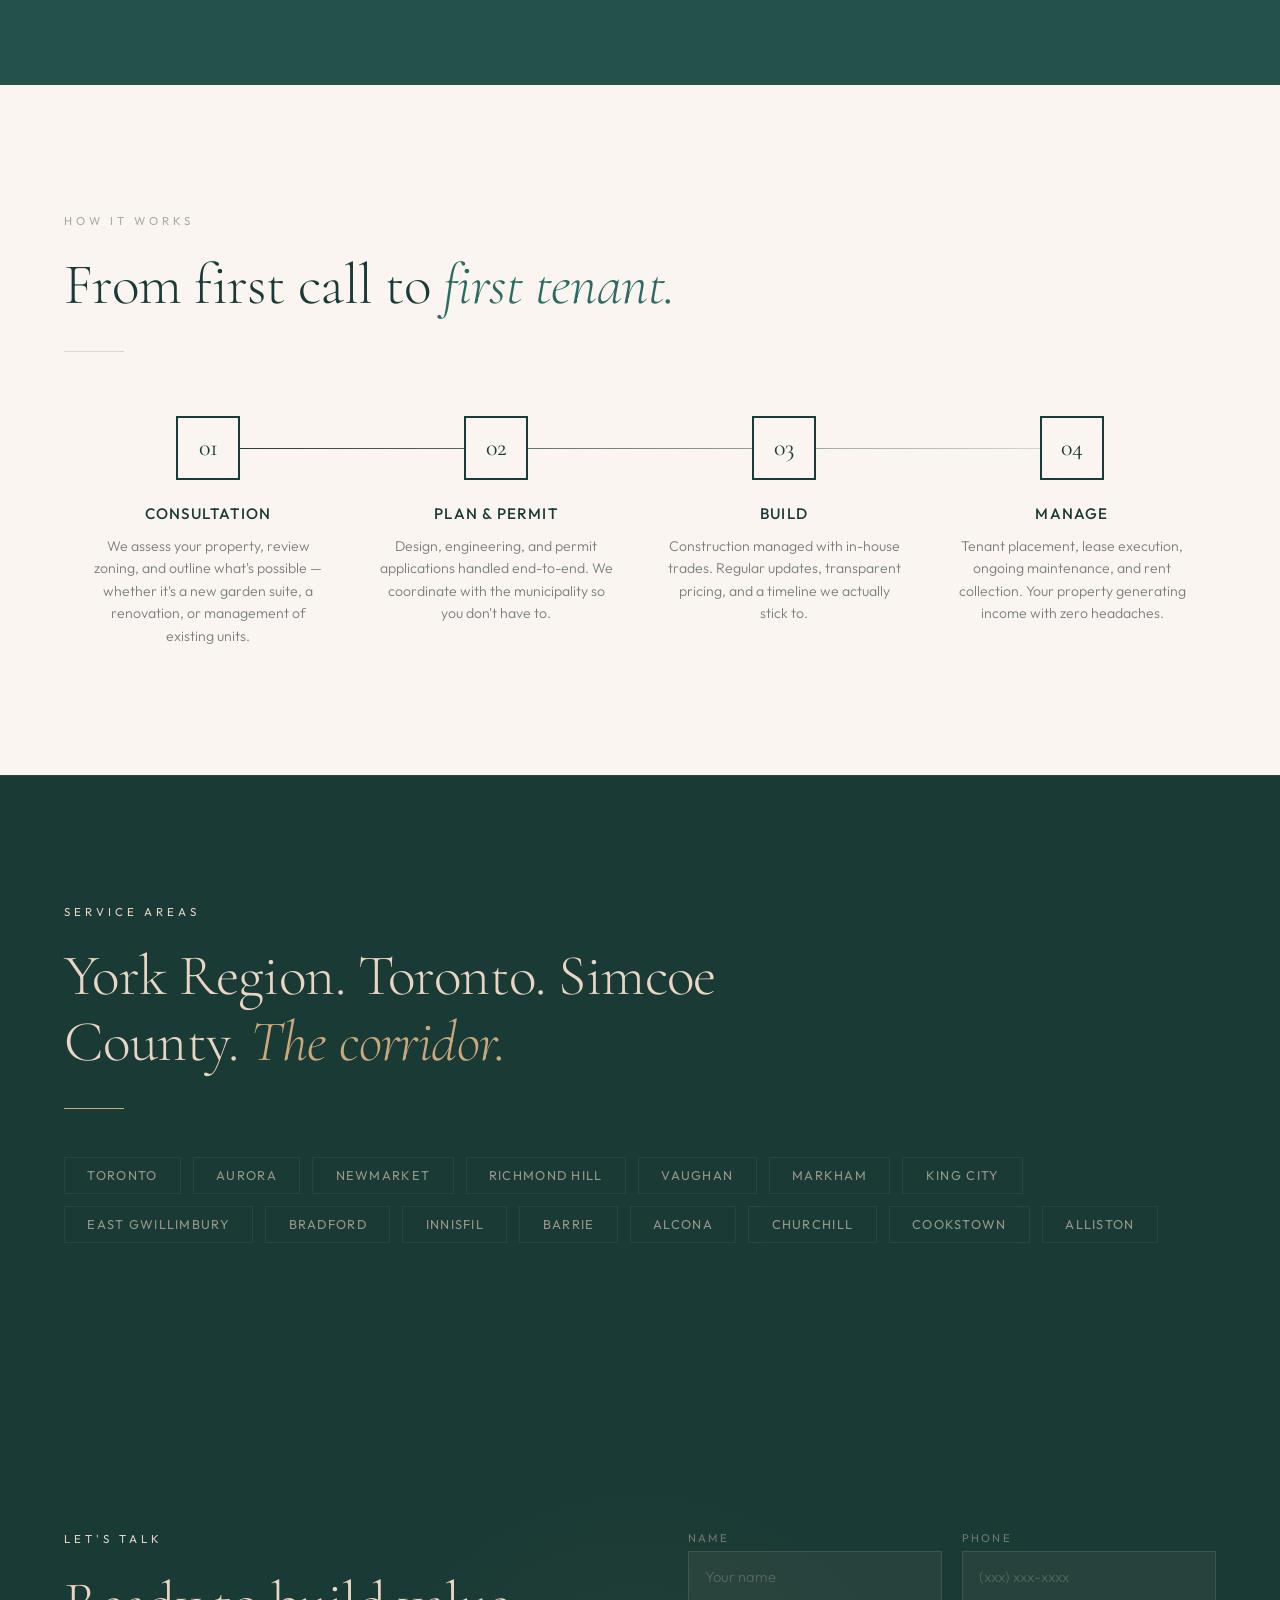
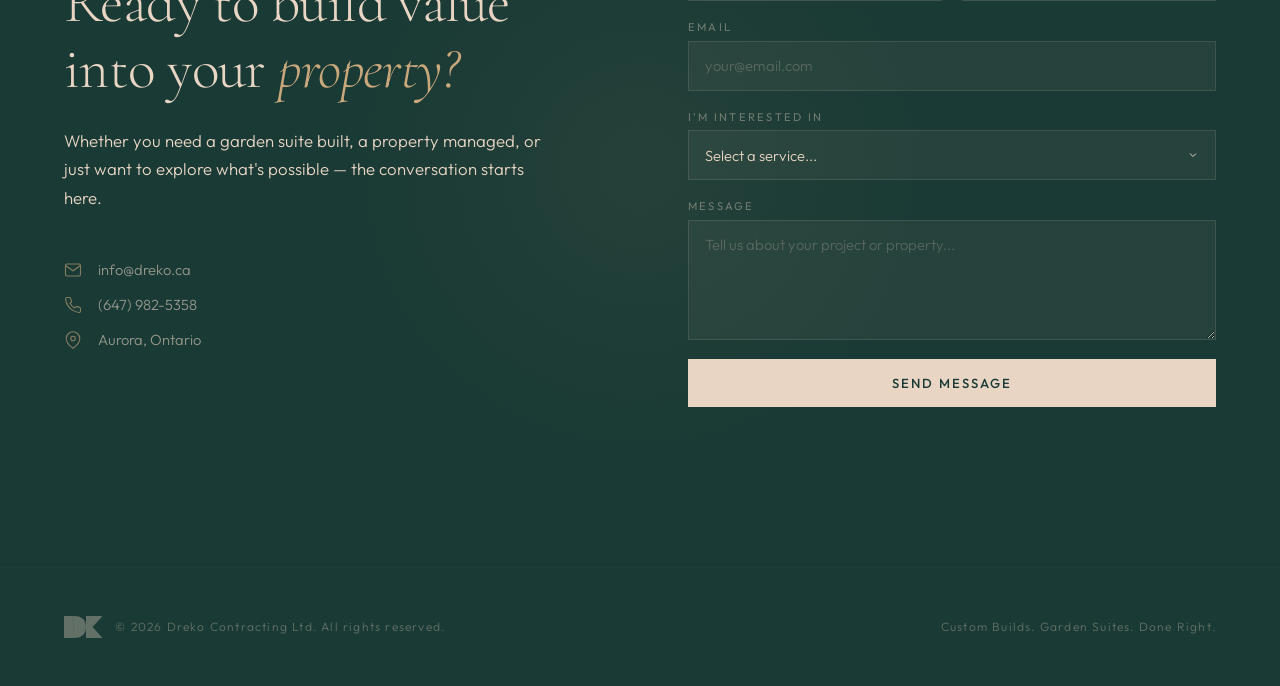
<file: DREKO_landing_page-3.html>
<!DOCTYPE html>
<html lang="en">
<head>
<meta charset="UTF-8">
<meta name="viewport" content="width=device-width, initial-scale=1.0">
<title>DREKO — Custom Builds & Property Management | Toronto, GTA & Simcoe County</title>
<meta name="description" content="Garden suite construction, custom builds, and professional property management across Toronto, York Region, and Simcoe County. Your property. Done right.">
<link rel="canonical" href="https://dreko.ca">
<link href="https://fonts.googleapis.com/css2?family=Cormorant+Garamond:ital,wght@0,300;0,400;0,500;0,600;1,300;1,400&family=Outfit:wght@300;400;500;600&display=swap" rel="stylesheet">

<!-- Structured Data for Local Business SEO -->
<script type="application/ld+json">
{
  "@context": "https://schema.org",
  "@type": "GeneralContractor",
  "name": "Dreko Contracting Ltd.",
  "description": "Garden suite construction, custom builds, and professional property management across Toronto, York Region, and Simcoe County.",
  "url": "https://dreko.ca",
  "telephone": "+1-647-982-5358",
  "email": "info@dreko.ca",
  "address": {
    "@type": "PostalAddress",
    "addressLocality": "Aurora",
    "addressRegion": "ON",
    "addressCountry": "CA"
  },
  "areaServed": ["Toronto", "Aurora", "Newmarket", "Richmond Hill", "Vaughan", "Markham", "King City", "East Gwillimbury", "Bradford", "Innisfil", "Barrie", "Alliston"],
  "serviceType": ["Garden Suite Construction", "Custom Builds", "Property Management", "Renovation", "ADU Construction"]
}
</script>

<style>
  :root {
    --deep-green: #1a3a35;
    --green-mid: #24524b;
    --green-light: #2d6b62;
    --cream: #e8d5c4;
    --cream-soft: #f2e8de;
    --cream-white: #faf5f0;
    --warm-gray: #8a7e74;
    --accent: #c9a87c;
    --text-dark: #0f1f1c;
  }

  * { margin: 0; padding: 0; box-sizing: border-box; }

  html {
    scroll-behavior: smooth;
    font-size: 16px;
  }

  body {
    font-family: 'Outfit', sans-serif;
    font-weight: 300;
    color: var(--cream);
    background: var(--deep-green);
    overflow-x: hidden;
    -webkit-font-smoothing: antialiased;
  }

  /* ===== NOISE TEXTURE ===== */
  body::before {
    content: '';
    position: fixed;
    top: 0; left: 0;
    width: 100%; height: 100%;
    opacity: 0.03;
    background-image: url("data:image/svg+xml,%3Csvg viewBox='0 0 256 256' xmlns='http://www.w3.org/2000/svg'%3E%3Cfilter id='n'%3E%3CfeTurbulence type='fractalNoise' baseFrequency='0.9' numOctaves='4' stitchTiles='stitch'/%3E%3C/filter%3E%3Crect width='100%25' height='100%25' filter='url(%23n)'/%3E%3C/svg%3E");
    background-size: 256px 256px;
    pointer-events: none;
    z-index: 9999;
  }

  /* ===== SCROLL REVEAL ===== */
  .reveal {
    opacity: 0;
    transform: translateY(40px);
    transition: opacity 0.9s cubic-bezier(0.16, 1, 0.3, 1), transform 0.9s cubic-bezier(0.16, 1, 0.3, 1);
  }
  .reveal.visible {
    opacity: 1;
    transform: translateY(0);
  }
  .reveal-delay-1 { transition-delay: 0.12s; }
  .reveal-delay-2 { transition-delay: 0.24s; }
  .reveal-delay-3 { transition-delay: 0.36s; }
  .reveal-delay-4 { transition-delay: 0.48s; }
  .reveal-delay-5 { transition-delay: 0.6s; }

  /* ===== NAVIGATION ===== */
  nav {
    position: fixed;
    top: 0; left: 0;
    width: 100%;
    z-index: 1000;
    padding: 1.5rem 4rem;
    display: flex;
    justify-content: space-between;
    align-items: center;
    transition: background 0.4s, padding 0.4s, backdrop-filter 0.4s;
  }
  nav.scrolled {
    background: rgba(26, 58, 53, 0.95);
    backdrop-filter: blur(24px);
    padding: 1rem 4rem;
    box-shadow: 0 1px 0 rgba(232,213,196,0.06);
  }
  .nav-logo {
    display: flex;
    align-items: center;
    gap: 0.8rem;
    text-decoration: none;
  }
  .nav-logo svg {
    height: 38px;
    width: auto;
    transition: height 0.4s;
  }
  nav.scrolled .nav-logo svg { height: 32px; }
  .nav-logo-text {
    font-family: 'Outfit', sans-serif;
    font-weight: 600;
    font-size: 1.4rem;
    letter-spacing: 0.25em;
    color: var(--cream);
  }
  .nav-logo-text span {
    font-weight: 300;
    opacity: 0.6;
    font-size: 0.7rem;
    letter-spacing: 0.3em;
    display: block;
    margin-top: 2px;
  }
  .nav-links {
    display: flex;
    gap: 2.5rem;
    list-style: none;
  }
  .nav-links a {
    color: var(--cream);
    text-decoration: none;
    font-size: 0.82rem;
    letter-spacing: 0.15em;
    text-transform: uppercase;
    opacity: 0.7;
    font-weight: 400;
    position: relative;
    transition: opacity 0.3s;
  }
  .nav-links a::after {
    content: '';
    position: absolute;
    bottom: -4px;
    left: 0;
    width: 0;
    height: 1px;
    background: var(--accent);
    transition: width 0.4s cubic-bezier(0.16, 1, 0.3, 1);
  }
  .nav-links a:hover { opacity: 1; }
  .nav-links a:hover::after { width: 100%; }

  /* Mobile menu */
  .hamburger {
    display: none;
    flex-direction: column;
    gap: 5px;
    cursor: pointer;
    padding: 8px;
    z-index: 1001;
    background: none;
    border: none;
  }
  .hamburger span {
    display: block;
    width: 24px;
    height: 1.5px;
    background: var(--cream);
    transition: transform 0.3s, opacity 0.3s;
  }
  .hamburger.active span:nth-child(1) { transform: translateY(6.5px) rotate(45deg); }
  .hamburger.active span:nth-child(2) { opacity: 0; }
  .hamburger.active span:nth-child(3) { transform: translateY(-6.5px) rotate(-45deg); }

  .mobile-menu {
    display: none;
    position: fixed;
    top: 0; left: 0;
    width: 100%; height: 100%;
    background: rgba(26, 58, 53, 0.98);
    backdrop-filter: blur(30px);
    z-index: 999;
    flex-direction: column;
    align-items: center;
    justify-content: center;
    gap: 2.5rem;
    opacity: 0;
    transition: opacity 0.4s;
  }
  .mobile-menu.open {
    display: flex;
    opacity: 1;
  }
  .mobile-menu a {
    color: var(--cream);
    text-decoration: none;
    font-family: 'Cormorant Garamond', serif;
    font-size: 2rem;
    font-weight: 300;
    letter-spacing: 0.1em;
    opacity: 0.8;
    transition: opacity 0.3s, color 0.3s;
  }
  .mobile-menu a:hover { opacity: 1; color: var(--accent); }

  /* ===== HERO ===== */
  .hero {
    min-height: 100vh;
    display: flex;
    flex-direction: column;
    justify-content: center;
    padding: 0 4rem;
    position: relative;
    overflow: hidden;
  }
  .hero::after {
    content: '';
    position: absolute;
    bottom: 0; left: 0;
    width: 100%;
    height: 30%;
    background: linear-gradient(to top, var(--deep-green), transparent);
    pointer-events: none;
  }

  /* Large DK watermark */
  .hero-watermark {
    position: absolute;
    right: -5%;
    top: 50%;
    transform: translateY(-50%);
    width: 55vw;
    max-width: 700px;
    opacity: 0.025;
    pointer-events: none;
  }

  .hero-bg-line {
    position: absolute;
    top: 0;
    width: 1px;
    height: 100%;
    background: linear-gradient(to bottom, transparent, rgba(232,213,196,0.08), transparent);
  }
  .hero-eyebrow {
    font-size: 0.78rem;
    letter-spacing: 0.35em;
    text-transform: uppercase;
    opacity: 0.5;
    margin-bottom: 1.5rem;
    font-weight: 400;
  }
  .hero h1 {
    font-family: 'Cormorant Garamond', serif;
    font-weight: 300;
    font-size: clamp(3rem, 7vw, 6.5rem);
    line-height: 1.05;
    max-width: 900px;
    letter-spacing: -0.02em;
  }
  .hero h1 em {
    font-style: italic;
    color: var(--accent);
  }
  .hero-sub {
    margin-top: 2rem;
    font-size: 1.15rem;
    line-height: 1.7;
    max-width: 520px;
    opacity: 0.65;
    font-weight: 300;
  }
  .hero-cta-row {
    margin-top: 3rem;
    display: flex;
    gap: 1.5rem;
    align-items: center;
  }

  /* Scroll indicator */
  .scroll-indicator {
    position: absolute;
    bottom: 3rem;
    left: 4rem;
    display: flex;
    align-items: center;
    gap: 1rem;
    opacity: 0.35;
    z-index: 10;
    animation: scrollPulse 2.5s ease-in-out infinite;
  }
  .scroll-indicator span {
    font-size: 0.7rem;
    letter-spacing: 0.25em;
    text-transform: uppercase;
    font-weight: 400;
  }
  .scroll-line {
    width: 40px;
    height: 1px;
    background: var(--cream);
    position: relative;
    overflow: hidden;
  }
  .scroll-line::after {
    content: '';
    position: absolute;
    top: 0; left: -100%;
    width: 100%; height: 100%;
    background: var(--accent);
    animation: scrollSlide 2.5s ease-in-out infinite;
  }
  @keyframes scrollSlide {
    0% { left: -100%; }
    50% { left: 0; }
    100% { left: 100%; }
  }
  @keyframes scrollPulse {
    0%, 100% { opacity: 0.35; }
    50% { opacity: 0.6; }
  }

  /* ===== BUTTONS ===== */
  .btn-primary {
    display: inline-block;
    padding: 1rem 2.5rem;
    background: var(--cream);
    color: var(--deep-green);
    text-decoration: none;
    font-family: 'Outfit', sans-serif;
    font-size: 0.82rem;
    font-weight: 500;
    letter-spacing: 0.15em;
    text-transform: uppercase;
    transition: transform 0.3s, box-shadow 0.3s, background 0.3s;
    position: relative;
    overflow: hidden;
  }
  .btn-primary::before {
    content: '';
    position: absolute;
    top: 0; left: -100%;
    width: 100%; height: 100%;
    background: linear-gradient(90deg, transparent, rgba(255,255,255,0.2), transparent);
    transition: left 0.6s;
  }
  .btn-primary:hover {
    transform: translateY(-2px);
    box-shadow: 0 12px 40px rgba(232,213,196,0.2);
    background: var(--cream-white);
  }
  .btn-primary:hover::before { left: 100%; }

  .btn-ghost {
    display: inline-block;
    padding: 1rem 2.5rem;
    border: 1px solid rgba(232,213,196,0.25);
    color: var(--cream);
    text-decoration: none;
    font-family: 'Outfit', sans-serif;
    font-size: 0.82rem;
    font-weight: 400;
    letter-spacing: 0.15em;
    text-transform: uppercase;
    transition: border-color 0.3s, background 0.3s;
  }
  .btn-ghost:hover {
    border-color: rgba(232,213,196,0.5);
    background: rgba(232,213,196,0.05);
  }

  /* ===== STATS BAR ===== */
  .stats-bar {
    padding: 4rem;
    display: grid;
    grid-template-columns: repeat(4, 1fr);
    gap: 2rem;
    border-top: 1px solid rgba(232,213,196,0.08);
    border-bottom: 1px solid rgba(232,213,196,0.08);
  }
  .stat-item { text-align: center; }
  .stat-number {
    font-family: 'Cormorant Garamond', serif;
    font-size: 3.2rem;
    font-weight: 300;
    color: var(--accent);
    line-height: 1;
  }
  .stat-label {
    font-size: 0.75rem;
    letter-spacing: 0.2em;
    text-transform: uppercase;
    opacity: 0.45;
    margin-top: 0.75rem;
    font-weight: 400;
  }

  /* ===== SECTIONS GENERAL ===== */
  section { padding: 8rem 4rem; }
  .section-eyebrow {
    font-size: 0.72rem;
    letter-spacing: 0.35em;
    text-transform: uppercase;
    opacity: 0.4;
    margin-bottom: 1.5rem;
    font-weight: 400;
  }
  .section-heading {
    font-family: 'Cormorant Garamond', serif;
    font-weight: 300;
    font-size: clamp(2.2rem, 4.5vw, 3.8rem);
    line-height: 1.15;
    max-width: 700px;
    letter-spacing: -0.01em;
  }
  .section-heading em { font-style: italic; color: var(--accent); }
  .divider {
    width: 60px;
    height: 1px;
    background: var(--accent);
    opacity: 0.4;
    margin: 2rem 0;
  }

  /* ===== SERVICES ===== */
  .services {
    background: var(--green-mid);
    position: relative;
  }
  .services::before {
    content: '';
    position: absolute;
    top: 0; right: 0;
    width: 40%;
    height: 100%;
    background: linear-gradient(135deg, transparent, rgba(232,213,196,0.02));
    pointer-events: none;
  }
  .services-grid {
    margin-top: 4rem;
    display: grid;
    grid-template-columns: repeat(3, 1fr);
    gap: 2rem;
  }
  .service-card {
    padding: 2.5rem;
    border: 1px solid rgba(232,213,196,0.08);
    transition: border-color 0.4s, transform 0.4s, background 0.4s;
    position: relative;
    overflow: hidden;
  }
  .service-card::before {
    content: '';
    position: absolute;
    top: 0; left: 0;
    width: 100%; height: 3px;
    background: var(--accent);
    transform: scaleX(0);
    transform-origin: left;
    transition: transform 0.5s cubic-bezier(0.16, 1, 0.3, 1);
  }
  .service-card:hover {
    border-color: rgba(232,213,196,0.2);
    transform: translateY(-4px);
    background: rgba(232,213,196,0.03);
  }
  .service-card:hover::before { transform: scaleX(1); }
  .service-card:hover .service-icon svg {
    transform: scale(1.1);
    opacity: 1;
  }

  .service-icon {
    margin-bottom: 1.5rem;
    display: block;
  }
  .service-icon svg {
    width: 36px;
    height: 36px;
    stroke: var(--accent);
    fill: none;
    stroke-width: 1.5;
    stroke-linecap: round;
    stroke-linejoin: round;
    opacity: 0.7;
    transition: transform 0.4s, opacity 0.4s;
  }
  .service-card h3 {
    font-family: 'Cormorant Garamond', serif;
    font-weight: 400;
    font-size: 1.5rem;
    margin-bottom: 1rem;
    letter-spacing: 0.01em;
  }
  .service-card p {
    font-size: 0.92rem;
    line-height: 1.7;
    opacity: 0.55;
  }

  /* ===== FEATURED PROJECT ===== */
  .featured {
    position: relative;
    overflow: hidden;
  }
  .featured-grid {
    margin-top: 4rem;
    display: grid;
    grid-template-columns: 1fr 1fr;
    gap: 4rem;
    align-items: center;
  }
  .featured-visual {
    position: relative;
    aspect-ratio: 4/3;
    background: var(--green-mid);
    border: 1px solid rgba(232,213,196,0.08);
    display: flex;
    flex-direction: column;
    align-items: center;
    justify-content: center;
    overflow: hidden;
  }
  .featured-visual-label {
    font-size: 0.68rem;
    letter-spacing: 0.3em;
    text-transform: uppercase;
    opacity: 0.3;
    margin-bottom: 1rem;
    font-weight: 400;
  }
  .featured-visual svg {
    width: 120px;
    opacity: 0.12;
  }
  .featured-visual-caption {
    position: absolute;
    bottom: 0; left: 0; right: 0;
    padding: 1.2rem 1.5rem;
    background: rgba(26,58,53,0.85);
    backdrop-filter: blur(10px);
    font-size: 0.78rem;
    letter-spacing: 0.08em;
    opacity: 0.6;
    display: flex;
    justify-content: space-between;
  }
  .featured-details h3 {
    font-family: 'Cormorant Garamond', serif;
    font-weight: 400;
    font-size: 2rem;
    margin-bottom: 1.5rem;
  }
  .featured-details p {
    font-size: 1rem;
    line-height: 1.8;
    opacity: 0.55;
    margin-bottom: 1.5rem;
  }
  .featured-specs {
    display: grid;
    grid-template-columns: 1fr 1fr;
    gap: 1.2rem;
    margin-top: 2rem;
    padding-top: 2rem;
    border-top: 1px solid rgba(232,213,196,0.08);
  }
  .spec-item {
    display: flex;
    flex-direction: column;
  }
  .spec-label {
    font-size: 0.68rem;
    letter-spacing: 0.2em;
    text-transform: uppercase;
    opacity: 0.35;
    margin-bottom: 0.3rem;
    font-weight: 400;
  }
  .spec-value {
    font-family: 'Cormorant Garamond', serif;
    font-size: 1.3rem;
    font-weight: 400;
    color: var(--accent);
  }

  /* ===== WHY DREKO ===== */
  .why-dreko { position: relative; }
  .why-grid {
    margin-top: 4rem;
    display: grid;
    grid-template-columns: 1fr 1fr;
    gap: 6rem;
    align-items: start;
  }
  .why-text p {
    font-size: 1.05rem;
    line-height: 1.85;
    opacity: 0.6;
    margin-bottom: 1.5rem;
  }
  .why-list {
    list-style: none;
    display: flex;
    flex-direction: column;
    gap: 1.5rem;
  }
  .why-list li {
    display: flex;
    gap: 1.2rem;
    align-items: flex-start;
    transition: transform 0.3s;
  }
  .why-list li:hover { transform: translateX(6px); }
  .why-list-marker {
    width: 40px;
    height: 40px;
    min-width: 40px;
    border: 1px solid rgba(201,168,124,0.3);
    display: flex;
    align-items: center;
    justify-content: center;
    font-family: 'Cormorant Garamond', serif;
    font-size: 1.1rem;
    color: var(--accent);
    margin-top: 2px;
    transition: background 0.3s, border-color 0.3s;
  }
  .why-list li:hover .why-list-marker {
    background: rgba(201,168,124,0.08);
    border-color: rgba(201,168,124,0.5);
  }
  .why-list-content h4 {
    font-family: 'Outfit', sans-serif;
    font-weight: 500;
    font-size: 0.95rem;
    letter-spacing: 0.05em;
    margin-bottom: 0.3rem;
  }
  .why-list-content p {
    font-size: 0.85rem;
    line-height: 1.6;
    opacity: 0.5;
    margin-bottom: 0;
  }

  /* ===== TESTIMONIALS ===== */
  .testimonials {
    background: var(--green-mid);
    position: relative;
    overflow: hidden;
  }
  .testimonials::before {
    content: '\201C';
    position: absolute;
    top: 2rem;
    right: 6rem;
    font-family: 'Cormorant Garamond', serif;
    font-size: 20rem;
    line-height: 1;
    color: rgba(232,213,196,0.03);
    pointer-events: none;
  }
  .testimonial-grid {
    margin-top: 4rem;
    display: grid;
    grid-template-columns: repeat(2, 1fr);
    gap: 2rem;
  }
  .testimonial-card {
    padding: 2.5rem;
    border: 1px solid rgba(232,213,196,0.06);
    position: relative;
    transition: border-color 0.3s;
  }
  .testimonial-card:hover {
    border-color: rgba(232,213,196,0.15);
  }
  .testimonial-stars {
    display: flex;
    gap: 3px;
    margin-bottom: 1.5rem;
  }
  .testimonial-stars svg {
    width: 14px;
    height: 14px;
    fill: var(--accent);
    opacity: 0.8;
  }
  .testimonial-card blockquote {
    font-family: 'Cormorant Garamond', serif;
    font-size: 1.2rem;
    font-weight: 300;
    font-style: italic;
    line-height: 1.7;
    opacity: 0.75;
    margin-bottom: 1.5rem;
  }
  .testimonial-author {
    display: flex;
    align-items: center;
    gap: 0.8rem;
  }
  .testimonial-avatar {
    width: 36px;
    height: 36px;
    border-radius: 50%;
    background: rgba(201,168,124,0.15);
    display: flex;
    align-items: center;
    justify-content: center;
    font-family: 'Outfit', sans-serif;
    font-size: 0.75rem;
    font-weight: 500;
    color: var(--accent);
  }
  .testimonial-name {
    font-size: 0.85rem;
    font-weight: 500;
    letter-spacing: 0.05em;
  }
  .testimonial-role {
    font-size: 0.72rem;
    opacity: 0.4;
    letter-spacing: 0.05em;
  }

  /* ===== PROCESS ===== */
  .process {
    background: var(--cream-white);
    color: var(--text-dark);
  }
  .process .section-eyebrow { opacity: 0.35; }
  .process .section-heading { color: var(--deep-green); }
  .process .section-heading em { color: var(--green-light); }
  .process-steps {
    margin-top: 4rem;
    display: grid;
    grid-template-columns: repeat(4, 1fr);
    gap: 0;
    position: relative;
  }
  .process-steps::before {
    content: '';
    position: absolute;
    top: 32px;
    left: 12.5%;
    width: 75%;
    height: 1px;
    background: linear-gradient(to right, var(--deep-green), rgba(26,58,53,0.15));
  }
  .process-step {
    text-align: center;
    padding: 0 1.5rem;
    position: relative;
  }
  .step-number {
    width: 64px;
    height: 64px;
    border: 2px solid var(--deep-green);
    display: inline-flex;
    align-items: center;
    justify-content: center;
    font-family: 'Cormorant Garamond', serif;
    font-size: 1.5rem;
    font-weight: 400;
    color: var(--deep-green);
    background: var(--cream-white);
    position: relative;
    z-index: 1;
    margin-bottom: 1.5rem;
    transition: background 0.4s, color 0.4s;
  }
  .process-step:hover .step-number {
    background: var(--deep-green);
    color: var(--cream-white);
  }
  .process-step h4 {
    font-family: 'Outfit', sans-serif;
    font-weight: 500;
    font-size: 0.95rem;
    letter-spacing: 0.08em;
    text-transform: uppercase;
    color: var(--deep-green);
    margin-bottom: 0.75rem;
  }
  .process-step p {
    font-size: 0.88rem;
    line-height: 1.6;
    opacity: 0.55;
    color: var(--text-dark);
  }

  /* ===== SERVICE AREAS ===== */
  .areas {
    border-top: 1px solid rgba(232,213,196,0.08);
  }
  .areas-row {
    margin-top: 3rem;
    display: flex;
    flex-wrap: wrap;
    gap: 0.75rem;
  }
  .area-tag {
    padding: 0.6rem 1.4rem;
    border: 1px solid rgba(232,213,196,0.12);
    font-size: 0.8rem;
    letter-spacing: 0.1em;
    text-transform: uppercase;
    font-weight: 400;
    opacity: 0.6;
    transition: opacity 0.3s, border-color 0.3s, background 0.3s, box-shadow 0.3s;
    cursor: default;
  }
  .area-tag:hover {
    opacity: 1;
    border-color: rgba(201,168,124,0.35);
    background: rgba(201,168,124,0.05);
    box-shadow: 0 0 20px rgba(201,168,124,0.06);
  }

  /* ===== CONTACT / CTA ===== */
  .cta-section {
    padding: 10rem 4rem;
    position: relative;
    overflow: hidden;
  }
  .cta-section::before {
    content: '';
    position: absolute;
    top: 50%; left: 50%;
    transform: translate(-50%, -50%);
    width: 600px;
    height: 600px;
    background: radial-gradient(circle, rgba(201,168,124,0.06), transparent 70%);
    pointer-events: none;
  }
  .cta-layout {
    display: grid;
    grid-template-columns: 1fr 1fr;
    gap: 6rem;
    align-items: start;
  }
  .cta-left .section-heading {
    max-width: 100%;
  }
  .cta-sub {
    max-width: 500px;
    margin-top: 1.5rem;
    font-size: 1.05rem;
    line-height: 1.7;
    opacity: 0.55;
  }
  .cta-contact-details {
    margin-top: 3rem;
    display: flex;
    flex-direction: column;
    gap: 1rem;
  }
  .cta-contact-item {
    display: flex;
    align-items: center;
    gap: 1rem;
    font-size: 0.92rem;
    opacity: 0.6;
  }
  .cta-contact-item svg {
    width: 18px;
    height: 18px;
    stroke: var(--accent);
    fill: none;
    stroke-width: 1.5;
    min-width: 18px;
  }
  .cta-contact-item a {
    color: var(--cream);
    text-decoration: none;
    transition: opacity 0.3s;
  }
  .cta-contact-item a:hover { opacity: 1; }

  /* Contact form */
  .contact-form {
    display: flex;
    flex-direction: column;
    gap: 1.2rem;
  }
  .form-row {
    display: grid;
    grid-template-columns: 1fr 1fr;
    gap: 1.2rem;
  }
  .form-field {
    display: flex;
    flex-direction: column;
    gap: 0.4rem;
  }
  .form-field label {
    font-size: 0.7rem;
    letter-spacing: 0.2em;
    text-transform: uppercase;
    opacity: 0.4;
    font-weight: 400;
  }
  .form-field input,
  .form-field textarea,
  .form-field select {
    background: rgba(232,213,196,0.05);
    border: 1px solid rgba(232,213,196,0.12);
    color: var(--cream);
    font-family: 'Outfit', sans-serif;
    font-size: 0.92rem;
    font-weight: 300;
    padding: 0.9rem 1rem;
    outline: none;
    transition: border-color 0.3s, background 0.3s;
  }
  .form-field input:focus,
  .form-field textarea:focus,
  .form-field select:focus {
    border-color: rgba(201,168,124,0.4);
    background: rgba(232,213,196,0.08);
  }
  .form-field input::placeholder,
  .form-field textarea::placeholder {
    color: rgba(232,213,196,0.25);
  }
  .form-field textarea {
    min-height: 120px;
    resize: vertical;
  }
  .form-field select {
    appearance: none;
    cursor: pointer;
    background-image: url("data:image/svg+xml,%3Csvg xmlns='http://www.w3.org/2000/svg' width='12' height='12' viewBox='0 0 24 24' fill='none' stroke='%23e8d5c4' stroke-width='2'%3E%3Cpath d='M6 9l6 6 6-6'/%3E%3C/svg%3E");
    background-repeat: no-repeat;
    background-position: right 1rem center;
    padding-right: 2.5rem;
  }
  .form-field select option {
    background: var(--deep-green);
    color: var(--cream);
  }

  /* ===== FOOTER ===== */
  footer {
    padding: 3rem 4rem;
    border-top: 1px solid rgba(232,213,196,0.06);
    display: flex;
    justify-content: space-between;
    align-items: center;
    font-size: 0.75rem;
    opacity: 0.35;
    letter-spacing: 0.1em;
  }
  footer a {
    color: var(--cream);
    text-decoration: none;
  }
  .footer-left {
    display: flex;
    align-items: center;
    gap: 0.8rem;
  }

  /* ===== BACK TO TOP ===== */
  .back-to-top {
    position: fixed;
    bottom: 2rem;
    right: 2rem;
    width: 44px;
    height: 44px;
    background: rgba(26, 58, 53, 0.9);
    border: 1px solid rgba(232,213,196,0.15);
    backdrop-filter: blur(10px);
    display: flex;
    align-items: center;
    justify-content: center;
    cursor: pointer;
    opacity: 0;
    transform: translateY(20px);
    transition: opacity 0.4s, transform 0.4s, border-color 0.3s;
    z-index: 998;
  }
  .back-to-top.visible {
    opacity: 1;
    transform: translateY(0);
  }
  .back-to-top:hover {
    border-color: rgba(201,168,124,0.4);
  }
  .back-to-top svg {
    width: 18px;
    height: 18px;
    stroke: var(--cream);
    fill: none;
    stroke-width: 1.5;
  }

  /* ===== RESPONSIVE ===== */
  @media (max-width: 1024px) {
    .services-grid { grid-template-columns: repeat(2, 1fr); }
    .process-steps { grid-template-columns: repeat(2, 1fr); gap: 3rem; }
    .process-steps::before { display: none; }
    .why-grid { grid-template-columns: 1fr; gap: 3rem; }
    .featured-grid { grid-template-columns: 1fr; gap: 3rem; }
    .cta-layout { grid-template-columns: 1fr; gap: 3rem; }
    .testimonial-grid { grid-template-columns: 1fr; }
  }
  @media (max-width: 768px) {
    nav { padding: 1.2rem 2rem; }
    nav.scrolled { padding: 1rem 2rem; }
    .nav-links { display: none; }
    .hamburger { display: flex; }
    section { padding: 5rem 2rem; }
    .hero { padding: 0 2rem; }
    .hero-watermark { width: 90vw; right: -20%; }
    .stats-bar { grid-template-columns: repeat(2, 1fr); padding: 3rem 2rem; }
    .services-grid { grid-template-columns: 1fr; }
    .process-steps { grid-template-columns: 1fr; gap: 2.5rem; }
    .hero-cta-row { flex-direction: column; align-items: flex-start; }
    .form-row { grid-template-columns: 1fr; }
    .scroll-indicator { display: none; }
    footer { flex-direction: column; gap: 1rem; text-align: center; }
    .cta-section { padding: 5rem 2rem; }
  }
</style>
</head>
<body>

<!-- NAVIGATION -->
<nav id="nav">
  <a href="#" class="nav-logo">
    <svg viewBox="0 0 350 200" xmlns="http://www.w3.org/2000/svg">
      <rect x="0" y="0" width="90" height="200" fill="#e8d5c4"/>
      <path d="M 90 0 L 90 200 C 170 200 200 155 200 100 C 200 45 170 0 90 0 Z" fill="#e8d5c4"/>
      <path d="M 200 0 L 350 0 L 260 100 L 350 200 L 200 200 Z" fill="#e8d5c4"/>
      <line x1="200" y1="0" x2="260" y2="100" stroke="#1a3a35" stroke-width="1" opacity="0.3"/>
      <line x1="200" y1="200" x2="260" y2="100" stroke="#1a3a35" stroke-width="1" opacity="0.3"/>
    </svg>
    <div class="nav-logo-text">
      DREKO
      <span>Builds &amp; Property Management</span>
    </div>
  </a>
  <ul class="nav-links">
    <li><a href="#services">Services</a></li>
    <li><a href="#project">Projects</a></li>
    <li><a href="#why">Why Dreko</a></li>
    <li><a href="#process">Process</a></li>
    <li><a href="#areas">Areas</a></li>
    <li><a href="#contact">Contact</a></li>
  </ul>
  <button class="hamburger" id="hamburger" aria-label="Menu">
    <span></span><span></span><span></span>
  </button>
</nav>

<!-- Mobile Menu -->
<div class="mobile-menu" id="mobileMenu">
  <a href="#services">Services</a>
  <a href="#project">Projects</a>
  <a href="#why">Why Dreko</a>
  <a href="#process">Process</a>
  <a href="#areas">Areas</a>
  <a href="#contact">Contact</a>
</div>

<!-- HERO -->
<section class="hero">
  <div class="hero-bg-line" style="left: 25%;"></div>
  <div class="hero-bg-line" style="left: 50%;"></div>
  <div class="hero-bg-line" style="left: 75%;"></div>

  <!-- Large DK watermark -->
  <svg class="hero-watermark" viewBox="0 0 350 200" xmlns="http://www.w3.org/2000/svg">
    <rect x="0" y="0" width="90" height="200" fill="#e8d5c4"/>
    <path d="M 90 0 L 90 200 C 170 200 200 155 200 100 C 200 45 170 0 90 0 Z" fill="#e8d5c4"/>
    <path d="M 200 0 L 350 0 L 260 100 L 350 200 L 200 200 Z" fill="#e8d5c4"/>
  </svg>

  <p class="hero-eyebrow reveal">Dreko Contracting Ltd. &amp; Property Management</p>
  <h1 class="reveal reveal-delay-1">We build it.<br>We <em>manage</em> it.<br>Done right.</h1>
  <p class="hero-sub reveal reveal-delay-2">Garden suites, custom builds, and professional property management across Toronto, the GTA, and Simcoe County. One team from blueprint to tenant placement.</p>
  <div class="hero-cta-row reveal reveal-delay-3">
    <a href="#contact" class="btn-primary">Get a Free Consultation</a>
    <a href="#services" class="btn-ghost">Our Services</a>
  </div>

  <div class="scroll-indicator">
    <div class="scroll-line"></div>
    <span>Scroll</span>
  </div>
</section>

<!-- STATS BAR -->
<div class="stats-bar">
  <div class="stat-item reveal">
    <div class="stat-number" data-target="10" data-suffix="+">0</div>
    <div class="stat-label">Years in Construction</div>
  </div>
  <div class="stat-item reveal reveal-delay-1">
    <div class="stat-number" data-target="3" data-suffix="">0</div>
    <div class="stat-label">Rental Units Managed</div>
  </div>
  <div class="stat-item reveal reveal-delay-2">
    <div class="stat-number" data-target="100" data-suffix="%">0</div>
    <div class="stat-label">Occupancy Rate</div>
  </div>
  <div class="stat-item reveal reveal-delay-3">
    <div class="stat-number" data-target="4" data-suffix="">0</div>
    <div class="stat-label">Trades In-House</div>
  </div>
</div>

<!-- SERVICES -->
<section class="services" id="services">
  <p class="section-eyebrow reveal">What We Do</p>
  <h2 class="section-heading reveal reveal-delay-1">Two brands. <em>One standard.</em></h2>
  <div class="divider reveal reveal-delay-2"></div>

  <div class="services-grid">
    <div class="service-card reveal">
      <span class="service-icon"><svg viewBox="0 0 24 24"><path d="M3 21h18M5 21V7l7-4 7 4v14M9 21v-6h6v6"/></svg></span>
      <h3>Garden Suite Construction</h3>
      <p>Purpose-built ADUs and detached garden suites — designed for Ontario zoning, permitted correctly, and built to generate rental income from day one.</p>
    </div>
    <div class="service-card reveal reveal-delay-1">
      <span class="service-icon"><svg viewBox="0 0 24 24"><path d="M14.7 6.3a1 1 0 0 0 0 1.4l1.6 1.6a1 1 0 0 0 1.4 0l3.77-3.77a6 6 0 0 1-7.94 7.94l-6.91 6.91a2.12 2.12 0 0 1-3-3l6.91-6.91a6 6 0 0 1 7.94-7.94l-3.76 3.76z"/></svg></span>
      <h3>Custom Builds & Renovation</h3>
      <p>Full-scope residential construction including framing, plumbing, electrical, HVAC, drywall, and soundproofing. We handle the entire build, not just pieces of it.</p>
    </div>
    <div class="service-card reveal reveal-delay-2">
      <span class="service-icon"><svg viewBox="0 0 24 24"><path d="M12 22s8-4 8-10V5l-8-3-8 3v7c0 6 8 10 8 10z"/></svg></span>
      <h3>Property Management</h3>
      <p>Tenant screening, lease administration, maintenance coordination, and rent collection. We understand the Ontario RTA because we operate under it ourselves.</p>
    </div>
    <div class="service-card reveal">
      <span class="service-icon"><svg viewBox="0 0 24 24"><path d="M14 2H6a2 2 0 0 0-2 2v16a2 2 0 0 0 2 2h12a2 2 0 0 0 2-2V8z"/><polyline points="14 2 14 8 20 8"/><line x1="16" y1="13" x2="8" y2="13"/><line x1="16" y1="17" x2="8" y2="17"/><polyline points="10 9 9 9 8 9"/></svg></span>
      <h3>Permitting & Compliance</h3>
      <p>Building permit applications, site plan reviews, and municipal coordination for ADUs, garden suites, and multi-unit conversions in Toronto, York Region, and Simcoe County.</p>
    </div>
    <div class="service-card reveal reveal-delay-1">
      <span class="service-icon"><svg viewBox="0 0 24 24"><line x1="12" y1="1" x2="12" y2="23"/><path d="M17 5H9.5a3.5 3.5 0 0 0 0 7h5a3.5 3.5 0 0 1 0 7H6"/></svg></span>
      <h3>Rental Optimization</h3>
      <p>Market analysis, unit pricing strategy, and property upgrades designed to maximize your rental yield. Data-driven decisions, not guesswork.</p>
    </div>
    <div class="service-card reveal reveal-delay-2">
      <span class="service-icon"><svg viewBox="0 0 24 24"><circle cx="12" cy="12" r="10"/><line x1="12" y1="16" x2="12" y2="12"/><line x1="12" y1="8" x2="12.01" y2="8"/></svg></span>
      <h3>Owner Consulting</h3>
      <p>Thinking about adding a garden suite or converting to multi-unit? We'll walk you through feasibility, costs, timelines, zoning, and expected returns before you commit.</p>
    </div>
  </div>
</section>

<!-- FEATURED PROJECT -->
<section class="featured" id="project">
  <p class="section-eyebrow reveal">Featured Project</p>
  <h2 class="section-heading reveal reveal-delay-1">From single-family to <em>triplex.</em></h2>
  <div class="divider reveal reveal-delay-2"></div>

  <div class="featured-grid">
    <div class="featured-visual reveal">
      <span class="featured-visual-label">Project Photo Coming Soon</span>
      <svg viewBox="0 0 350 200" xmlns="http://www.w3.org/2000/svg">
        <rect x="0" y="0" width="90" height="200" fill="#e8d5c4"/>
        <path d="M 90 0 L 90 200 C 170 200 200 155 200 100 C 200 45 170 0 90 0 Z" fill="#e8d5c4"/>
        <path d="M 200 0 L 350 0 L 260 100 L 350 200 L 200 200 Z" fill="#e8d5c4"/>
      </svg>
      <div class="featured-visual-caption">
        <span>Innisfil, Ontario</span>
        <span>Completed 2025</span>
      </div>
    </div>
    <div class="featured-details reveal reveal-delay-1">
      <h3>Innisfil Triplex Conversion + Garden Suite</h3>
      <p>A single-family home converted into a fully tenanted triplex with two renovated interior units and a detached garden suite. End-to-end execution: permitting, construction, tenant placement, and ongoing management — all handled by Dreko.</p>
      <p>This project demonstrates our full build-to-manage pipeline. Every unit was designed for optimal rental yield in the Bradford-to-Barrie corridor, with market-rate pricing validated through our own rental analysis.</p>
      <div class="featured-specs">
        <div class="spec-item">
          <span class="spec-label">Units</span>
          <span class="spec-value">3 + Garden Suite</span>
        </div>
        <div class="spec-item">
          <span class="spec-label">Scope</span>
          <span class="spec-value">Full Conversion</span>
        </div>
        <div class="spec-item">
          <span class="spec-label">Occupancy</span>
          <span class="spec-value">100%</span>
        </div>
        <div class="spec-item">
          <span class="spec-label">Services</span>
          <span class="spec-value">Build + Manage</span>
        </div>
      </div>
    </div>
  </div>
</section>

<!-- WHY DREKO -->
<section class="why-dreko" id="why">
  <p class="section-eyebrow reveal">The Difference</p>
  <h2 class="section-heading reveal reveal-delay-1">Most managers call <em>a contractor.</em><br>We are the contractor.</h2>
  <div class="divider reveal reveal-delay-2"></div>

  <div class="why-grid">
    <div class="why-text reveal">
      <p>Property management companies outsource repairs. Contractors don't understand tenants. You end up coordinating between two worlds that don't talk to each other.</p>
      <p>Dreko is both. We built and manage our own rental properties. We've navigated the LTB, run rent collection, screened tenants, pulled permits, and swung hammers — on the same buildings. That means faster maintenance response, smarter renovation decisions, and a manager who actually understands what's behind the walls.</p>
    </div>
    <ul class="why-list reveal reveal-delay-1">
      <li>
        <div class="why-list-marker">01</div>
        <div class="why-list-content">
          <h4>Builder-Operator Model</h4>
          <p>We don't just manage — we built these units. That means deep knowledge of every system, material, and design decision in your property.</p>
        </div>
      </li>
      <li>
        <div class="why-list-marker">02</div>
        <div class="why-list-content">
          <h4>In-House Trades</h4>
          <p>Carpentry, plumbing, electrical, HVAC — no waiting for third-party quotes. Maintenance gets resolved, not escalated.</p>
        </div>
      </li>
      <li>
        <div class="why-list-marker">03</div>
        <div class="why-list-content">
          <h4>Ontario RTA Expertise</h4>
          <p>We operate under the Residential Tenancies Act ourselves. Proper N-forms, correct notice periods, LTB-ready documentation.</p>
        </div>
      </li>
      <li>
        <div class="why-list-marker">04</div>
        <div class="why-list-content">
          <h4>ADU Specialization</h4>
          <p>Garden suites and accessory dwelling units are our focus — from zoning review to occupancy. We know what municipalities want to see.</p>
        </div>
      </li>
    </ul>
  </div>
</section>

<!-- TESTIMONIALS -->
<section class="testimonials" id="testimonials">
  <p class="section-eyebrow reveal">What People Say</p>
  <h2 class="section-heading reveal reveal-delay-1">Built on <em>trust.</em></h2>
  <div class="divider reveal reveal-delay-2"></div>

  <div class="testimonial-grid">
    <div class="testimonial-card reveal">
      <div class="testimonial-stars">
        <svg viewBox="0 0 24 24"><polygon points="12 2 15.09 8.26 22 9.27 17 14.14 18.18 21.02 12 17.77 5.82 21.02 7 14.14 2 9.27 8.91 8.26 12 2"/></svg>
        <svg viewBox="0 0 24 24"><polygon points="12 2 15.09 8.26 22 9.27 17 14.14 18.18 21.02 12 17.77 5.82 21.02 7 14.14 2 9.27 8.91 8.26 12 2"/></svg>
        <svg viewBox="0 0 24 24"><polygon points="12 2 15.09 8.26 22 9.27 17 14.14 18.18 21.02 12 17.77 5.82 21.02 7 14.14 2 9.27 8.91 8.26 12 2"/></svg>
        <svg viewBox="0 0 24 24"><polygon points="12 2 15.09 8.26 22 9.27 17 14.14 18.18 21.02 12 17.77 5.82 21.02 7 14.14 2 9.27 8.91 8.26 12 2"/></svg>
        <svg viewBox="0 0 24 24"><polygon points="12 2 15.09 8.26 22 9.27 17 14.14 18.18 21.02 12 17.77 5.82 21.02 7 14.14 2 9.27 8.91 8.26 12 2"/></svg>
      </div>
      <blockquote>"During a unit turnover, Dreko found that a poorly installed skylight had been leaking behind the drywall for years — the exterior wall was rotting between the studs. They caught it, tore it out, repaired the framing and sealed everything properly, all between tenants. If they hadn't spotted it, I'd have been looking at months of vacancy and a much bigger bill."</blockquote>
      <div class="testimonial-author">
        <div class="testimonial-avatar">M</div>
        <div>
          <div class="testimonial-name">Michael</div>
          <div class="testimonial-role">Triplex Owner, Etobicoke</div>
        </div>
      </div>
    </div>
    <div class="testimonial-card reveal reveal-delay-1">
      <div class="testimonial-stars">
        <svg viewBox="0 0 24 24"><polygon points="12 2 15.09 8.26 22 9.27 17 14.14 18.18 21.02 12 17.77 5.82 21.02 7 14.14 2 9.27 8.91 8.26 12 2"/></svg>
        <svg viewBox="0 0 24 24"><polygon points="12 2 15.09 8.26 22 9.27 17 14.14 18.18 21.02 12 17.77 5.82 21.02 7 14.14 2 9.27 8.91 8.26 12 2"/></svg>
        <svg viewBox="0 0 24 24"><polygon points="12 2 15.09 8.26 22 9.27 17 14.14 18.18 21.02 12 17.77 5.82 21.02 7 14.14 2 9.27 8.91 8.26 12 2"/></svg>
        <svg viewBox="0 0 24 24"><polygon points="12 2 15.09 8.26 22 9.27 17 14.14 18.18 21.02 12 17.77 5.82 21.02 7 14.14 2 9.27 8.91 8.26 12 2"/></svg>
        <svg viewBox="0 0 24 24"><polygon points="12 2 15.09 8.26 22 9.27 17 14.14 18.18 21.02 12 17.77 5.82 21.02 7 14.14 2 9.27 8.91 8.26 12 2"/></svg>
      </div>
      <blockquote>"Running a seasonal rental on the lake means higher turnover and tenants who aren't as careful with the place. Between the wind and ice damage off Lake Simcoe and the wear-and-tear from short-term guests coming and going, this property needs constant attention. Dreko stays on top of it — they handle repairs between bookings, keep the units in shape, and deal with the kind of maintenance that would overwhelm a typical property manager."</blockquote>
      <div class="testimonial-author">
        <div class="testimonial-avatar">J</div>
        <div>
          <div class="testimonial-name">Joseph</div>
          <div class="testimonial-role">Seasonal Lakeside Triplex Owner, Keswick</div>
        </div>
      </div>
    </div>
  </div>
</section>

<!-- PROCESS -->
<section class="process" id="process">
  <p class="section-eyebrow reveal">How It Works</p>
  <h2 class="section-heading reveal reveal-delay-1">From first call to <em>first tenant.</em></h2>
  <div class="divider reveal reveal-delay-2" style="background: var(--deep-green); opacity: 0.15;"></div>

  <div class="process-steps">
    <div class="process-step reveal">
      <div class="step-number">01</div>
      <h4>Consultation</h4>
      <p>We assess your property, review zoning, and outline what's possible — whether it's a new garden suite, a renovation, or management of existing units.</p>
    </div>
    <div class="process-step reveal reveal-delay-1">
      <div class="step-number">02</div>
      <h4>Plan & Permit</h4>
      <p>Design, engineering, and permit applications handled end-to-end. We coordinate with the municipality so you don't have to.</p>
    </div>
    <div class="process-step reveal reveal-delay-2">
      <div class="step-number">03</div>
      <h4>Build</h4>
      <p>Construction managed with in-house trades. Regular updates, transparent pricing, and a timeline we actually stick to.</p>
    </div>
    <div class="process-step reveal reveal-delay-3">
      <div class="step-number">04</div>
      <h4>Manage</h4>
      <p>Tenant placement, lease execution, ongoing maintenance, and rent collection. Your property generating income with zero headaches.</p>
    </div>
  </div>
</section>

<!-- SERVICE AREAS -->
<section class="areas" id="areas">
  <p class="section-eyebrow reveal">Service Areas</p>
  <h2 class="section-heading reveal reveal-delay-1">York Region. Toronto. Simcoe County. <em>The corridor.</em></h2>
  <div class="divider reveal reveal-delay-2"></div>
  <div class="areas-row reveal reveal-delay-3">
    <span class="area-tag">Toronto</span>
    <span class="area-tag">Aurora</span>
    <span class="area-tag">Newmarket</span>
    <span class="area-tag">Richmond Hill</span>
    <span class="area-tag">Vaughan</span>
    <span class="area-tag">Markham</span>
    <span class="area-tag">King City</span>
    <span class="area-tag">East Gwillimbury</span>
    <span class="area-tag">Bradford</span>
    <span class="area-tag">Innisfil</span>
    <span class="area-tag">Barrie</span>
    <span class="area-tag">Alcona</span>
    <span class="area-tag">Churchill</span>
    <span class="area-tag">Cookstown</span>
    <span class="area-tag">Alliston</span>
  </div>
</section>

<!-- CONTACT -->
<section class="cta-section" id="contact">
  <div class="cta-layout">
    <div class="cta-left">
      <p class="section-eyebrow reveal">Let's Talk</p>
      <h2 class="section-heading reveal reveal-delay-1">Ready to build value<br>into your <em>property?</em></h2>
      <p class="cta-sub reveal reveal-delay-2">Whether you need a garden suite built, a property managed, or just want to explore what's possible — the conversation starts here.</p>
      <div class="cta-contact-details reveal reveal-delay-3">
        <div class="cta-contact-item">
          <svg viewBox="0 0 24 24"><path d="M4 4h16c1.1 0 2 .9 2 2v12c0 1.1-.9 2-2 2H4c-1.1 0-2-.9-2-2V6c0-1.1.9-2 2-2z"/><polyline points="22,6 12,13 2,6"/></svg>
          <a href="mailto:info@dreko.ca">info@dreko.ca</a>
        </div>
        <div class="cta-contact-item">
          <svg viewBox="0 0 24 24"><path d="M22 16.92v3a2 2 0 0 1-2.18 2 19.79 19.79 0 0 1-8.63-3.07 19.5 19.5 0 0 1-6-6 19.79 19.79 0 0 1-3.07-8.67A2 2 0 0 1 4.11 2h3a2 2 0 0 1 2 1.72 12.84 12.84 0 0 0 .7 2.81 2 2 0 0 1-.45 2.11L8.09 9.91a16 16 0 0 0 6 6l1.27-1.27a2 2 0 0 1 2.11-.45 12.84 12.84 0 0 0 2.81.7A2 2 0 0 1 22 16.92z"/></svg>
          <a href="tel:+16479825358">(647) 982-5358</a>
        </div>
        <div class="cta-contact-item">
          <svg viewBox="0 0 24 24"><path d="M21 10c0 7-9 13-9 13s-9-6-9-13a9 9 0 0 1 18 0z"/><circle cx="12" cy="10" r="3"/></svg>
          <span>Aurora, Ontario</span>
        </div>
      </div>
    </div>
    <div class="contact-form reveal reveal-delay-2">
      <div class="form-row">
        <div class="form-field">
          <label>Name</label>
          <input type="text" placeholder="Your name">
        </div>
        <div class="form-field">
          <label>Phone</label>
          <input type="tel" placeholder="(xxx) xxx-xxxx">
        </div>
      </div>
      <div class="form-field">
        <label>Email</label>
        <input type="email" placeholder="your@email.com">
      </div>
      <div class="form-field">
        <label>I'm Interested In</label>
        <select>
          <option value="" disabled selected>Select a service...</option>
          <option>Garden Suite Construction</option>
          <option>Custom Build / Renovation</option>
          <option>Property Management</option>
          <option>ADU Consulting</option>
          <option>Other</option>
        </select>
      </div>
      <div class="form-field">
        <label>Message</label>
        <textarea placeholder="Tell us about your project or property..."></textarea>
      </div>
      <a href="mailto:info@dreko.ca" class="btn-primary" style="text-align: center;">Send Message</a>
    </div>
  </div>
</section>

<!-- FOOTER -->
<footer>
  <div class="footer-left">
    <svg viewBox="0 0 350 200" xmlns="http://www.w3.org/2000/svg" style="height: 22px; width: auto;">
      <rect x="0" y="0" width="90" height="200" fill="#e8d5c4"/>
      <path d="M 90 0 L 90 200 C 170 200 200 155 200 100 C 200 45 170 0 90 0 Z" fill="#e8d5c4"/>
      <path d="M 200 0 L 350 0 L 260 100 L 350 200 L 200 200 Z" fill="#e8d5c4"/>
    </svg>
    <span>&copy; 2026 Dreko Contracting Ltd. All rights reserved.</span>
  </div>
  <span>Custom Builds. Garden Suites. Done Right.</span>
</footer>

<!-- Back to Top -->
<div class="back-to-top" id="backToTop">
  <svg viewBox="0 0 24 24"><polyline points="18 15 12 9 6 15"/></svg>
</div>

<!-- SCRIPTS -->
<script>
  // Nav scroll
  const nav = document.getElementById('nav');
  const backToTop = document.getElementById('backToTop');

  window.addEventListener('scroll', () => {
    const y = window.scrollY;
    nav.classList.toggle('scrolled', y > 60);
    backToTop.classList.toggle('visible', y > 600);
  });

  backToTop.addEventListener('click', () => {
    window.scrollTo({ top: 0, behavior: 'smooth' });
  });

  // Hamburger menu
  const hamburger = document.getElementById('hamburger');
  const mobileMenu = document.getElementById('mobileMenu');

  hamburger.addEventListener('click', () => {
    hamburger.classList.toggle('active');
    mobileMenu.classList.toggle('open');
    document.body.style.overflow = mobileMenu.classList.contains('open') ? 'hidden' : '';
  });

  mobileMenu.querySelectorAll('a').forEach(a => {
    a.addEventListener('click', () => {
      hamburger.classList.remove('active');
      mobileMenu.classList.remove('open');
      document.body.style.overflow = '';
    });
  });

  // Scroll reveal
  const observer = new IntersectionObserver((entries) => {
    entries.forEach(entry => {
      if (entry.isIntersecting) {
        entry.target.classList.add('visible');
      }
    });
  }, { threshold: 0.1, rootMargin: '0px 0px -40px 0px' });

  document.querySelectorAll('.reveal').forEach(el => observer.observe(el));

  // Count-up animation for stats
  const countObserver = new IntersectionObserver((entries) => {
    entries.forEach(entry => {
      if (entry.isIntersecting) {
        const el = entry.target;
        const target = parseInt(el.dataset.target);
        const suffix = el.dataset.suffix || '';
        let current = 0;
        const increment = Math.max(1, Math.floor(target / 40));
        const timer = setInterval(() => {
          current += increment;
          if (current >= target) {
            current = target;
            clearInterval(timer);
          }
          el.textContent = current + suffix;
        }, 30);
        countObserver.unobserve(el);
      }
    });
  }, { threshold: 0.5 });

  document.querySelectorAll('.stat-number[data-target]').forEach(el => countObserver.observe(el));

  // Smooth scroll
  document.querySelectorAll('a[href^="#"]').forEach(a => {
    a.addEventListener('click', e => {
      e.preventDefault();
      const target = document.querySelector(a.getAttribute('href'));
      if (target) target.scrollIntoView({ behavior: 'smooth', block: 'start' });
    });
  });

  // Parallax on hero bg lines
  window.addEventListener('scroll', () => {
    const y = window.scrollY;
    document.querySelectorAll('.hero-bg-line').forEach((line, i) => {
      line.style.transform = `translateY(${y * (0.1 + i * 0.05)}px)`;
    });
  });
</script>

</body>
</html>
</file>
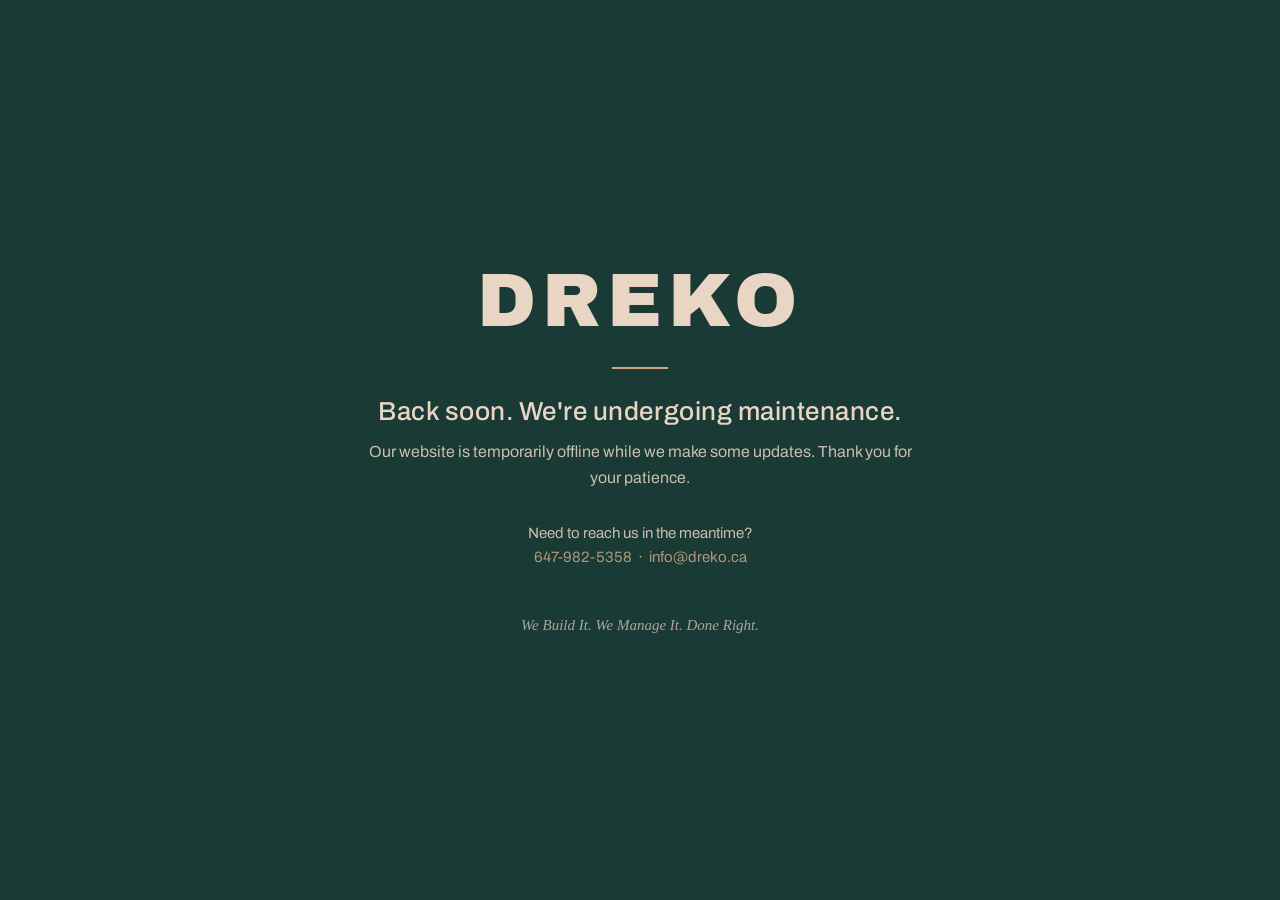
<file: maintenance.html>
<!DOCTYPE html><html lang="en"><head><meta charset="utf-8"><meta name="viewport" content="width=device-width, initial-scale=1"><meta name="robots" content="noindex"><title>DREKO | Back soon</title><link rel="preconnect" href="https://fonts.googleapis.com"><link rel="preconnect" href="https://fonts.gstatic.com" crossorigin><link href="https://fonts.googleapis.com/css2?family=Archivo:wght@400;500&family=Archivo+Black&display=swap" rel="stylesheet"><style>*{box-sizing:border-box;margin:0;padding:0}html,body{height:100%}body{background:#1a3a35;color:#e8d5c4;font-family:'Archivo',Arial,sans-serif;display:flex;align-items:center;justify-content:center;text-align:center;padding:32px}main{max-width:560px}.wordmark{font-family:'Archivo Black',Arial,sans-serif;font-size:clamp(44px,12vw,76px);letter-spacing:.08em;line-height:1}.rule{width:56px;height:2px;background:#c9a882;margin:28px auto}h1{font-weight:500;font-size:clamp(20px,5vw,26px);letter-spacing:.02em;margin-bottom:14px}p{font-size:16px;line-height:1.6;opacity:.85}.contact{margin-top:30px;font-size:15px}.contact a{color:#c9a882;text-decoration:none}.tag{font-family:Georgia,'Times New Roman',serif;font-style:italic;margin-top:44px;font-size:15px;opacity:.7}</style></head><body><main><div class="wordmark">DREKO</div><div class="rule"></div><h1>Back soon. We're undergoing maintenance.</h1><p>Our website is temporarily offline while we make some updates. Thank you for your patience.</p><p class="contact">Need to reach us in the meantime?<br><a href="tel:+16479825358">647-982-5358</a> &nbsp;·&nbsp; <a href="mailto:info@dreko.ca">info@dreko.ca</a></p><p class="tag">We Build It. We Manage It. Done Right.</p></main></body></html>
</file>
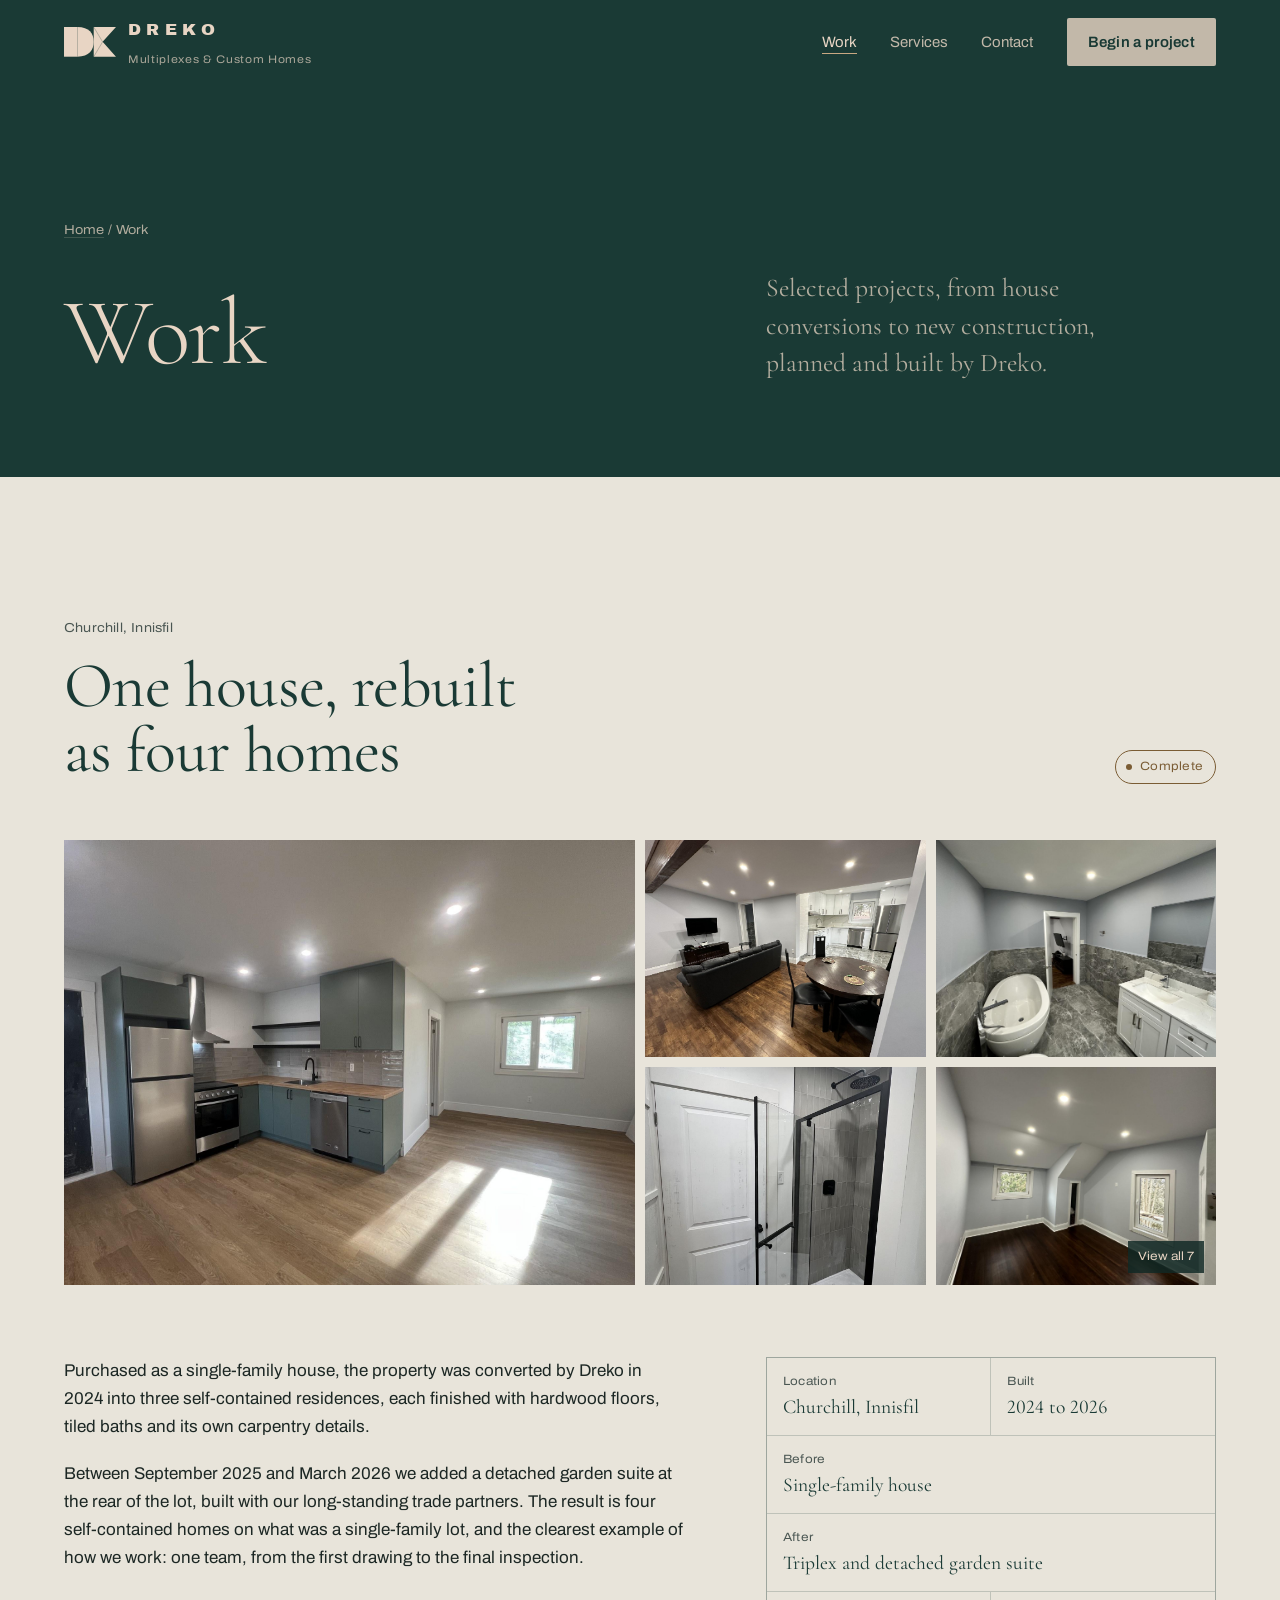
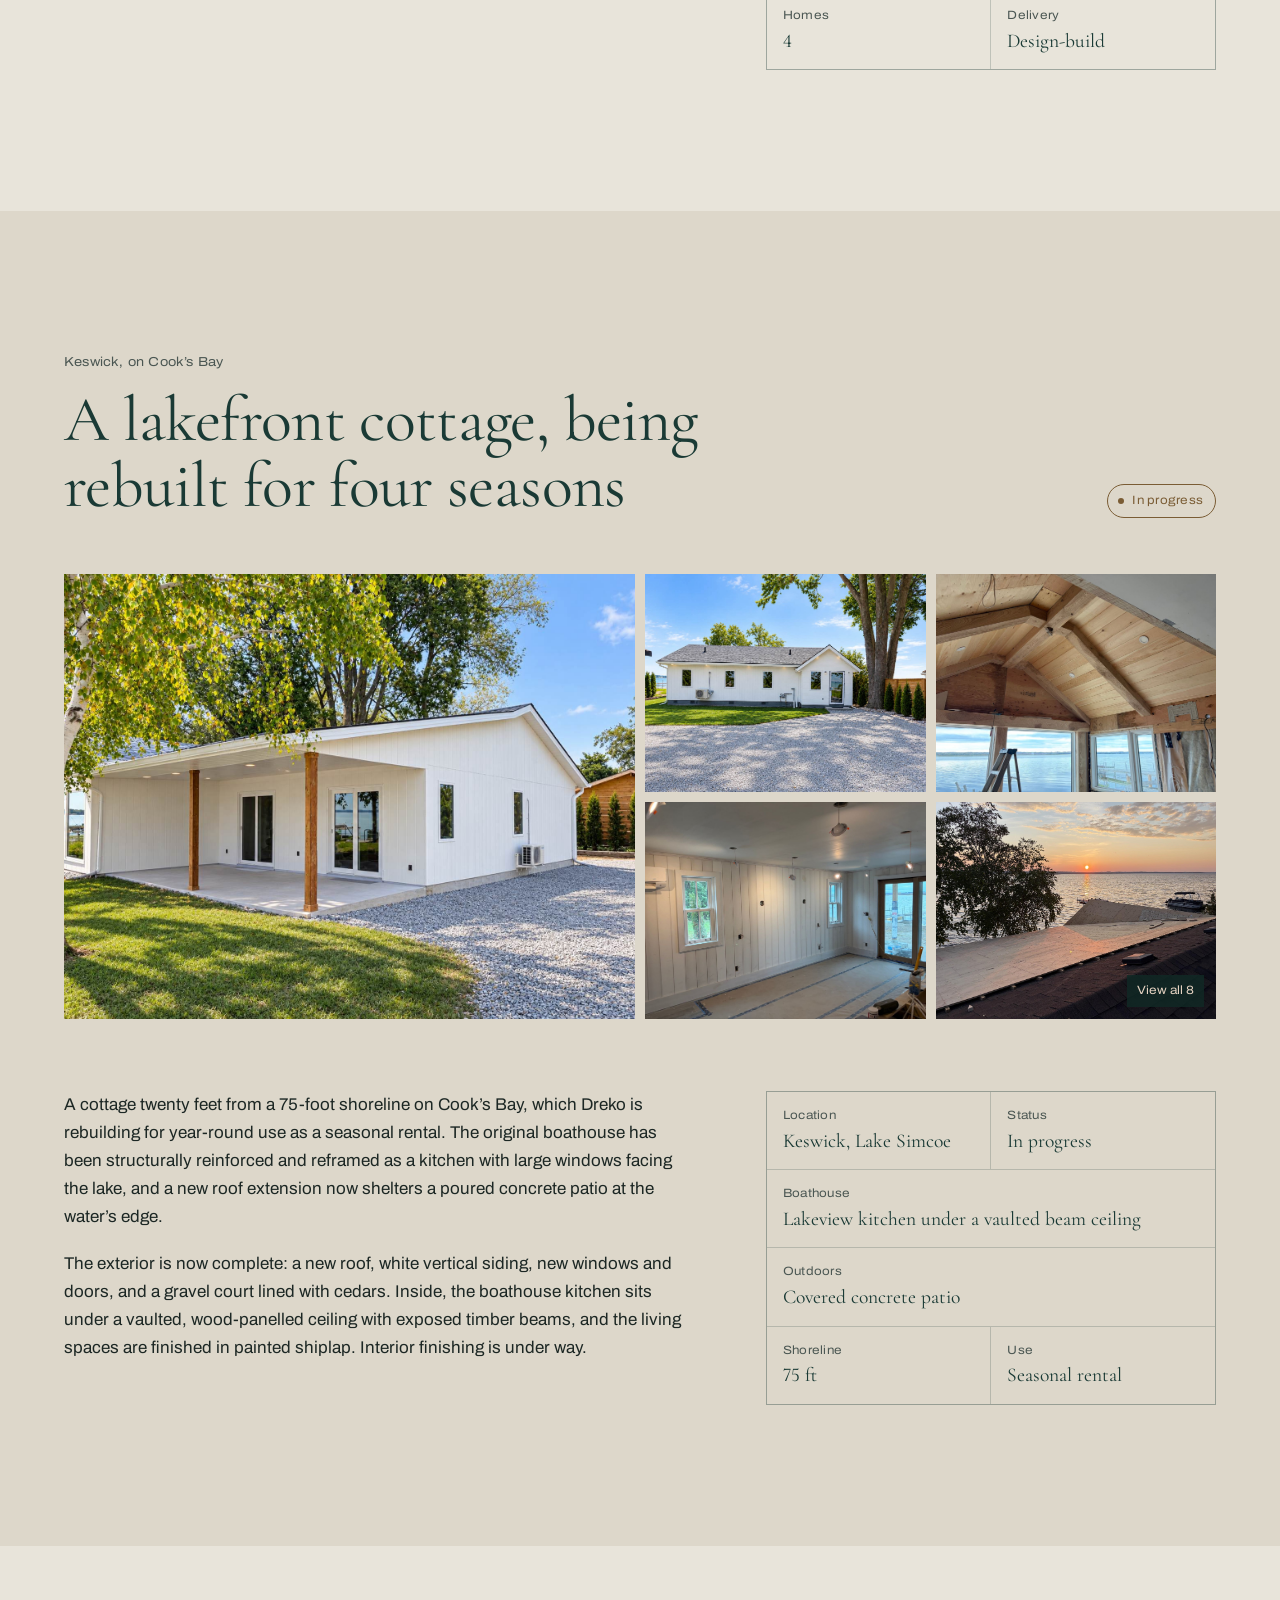
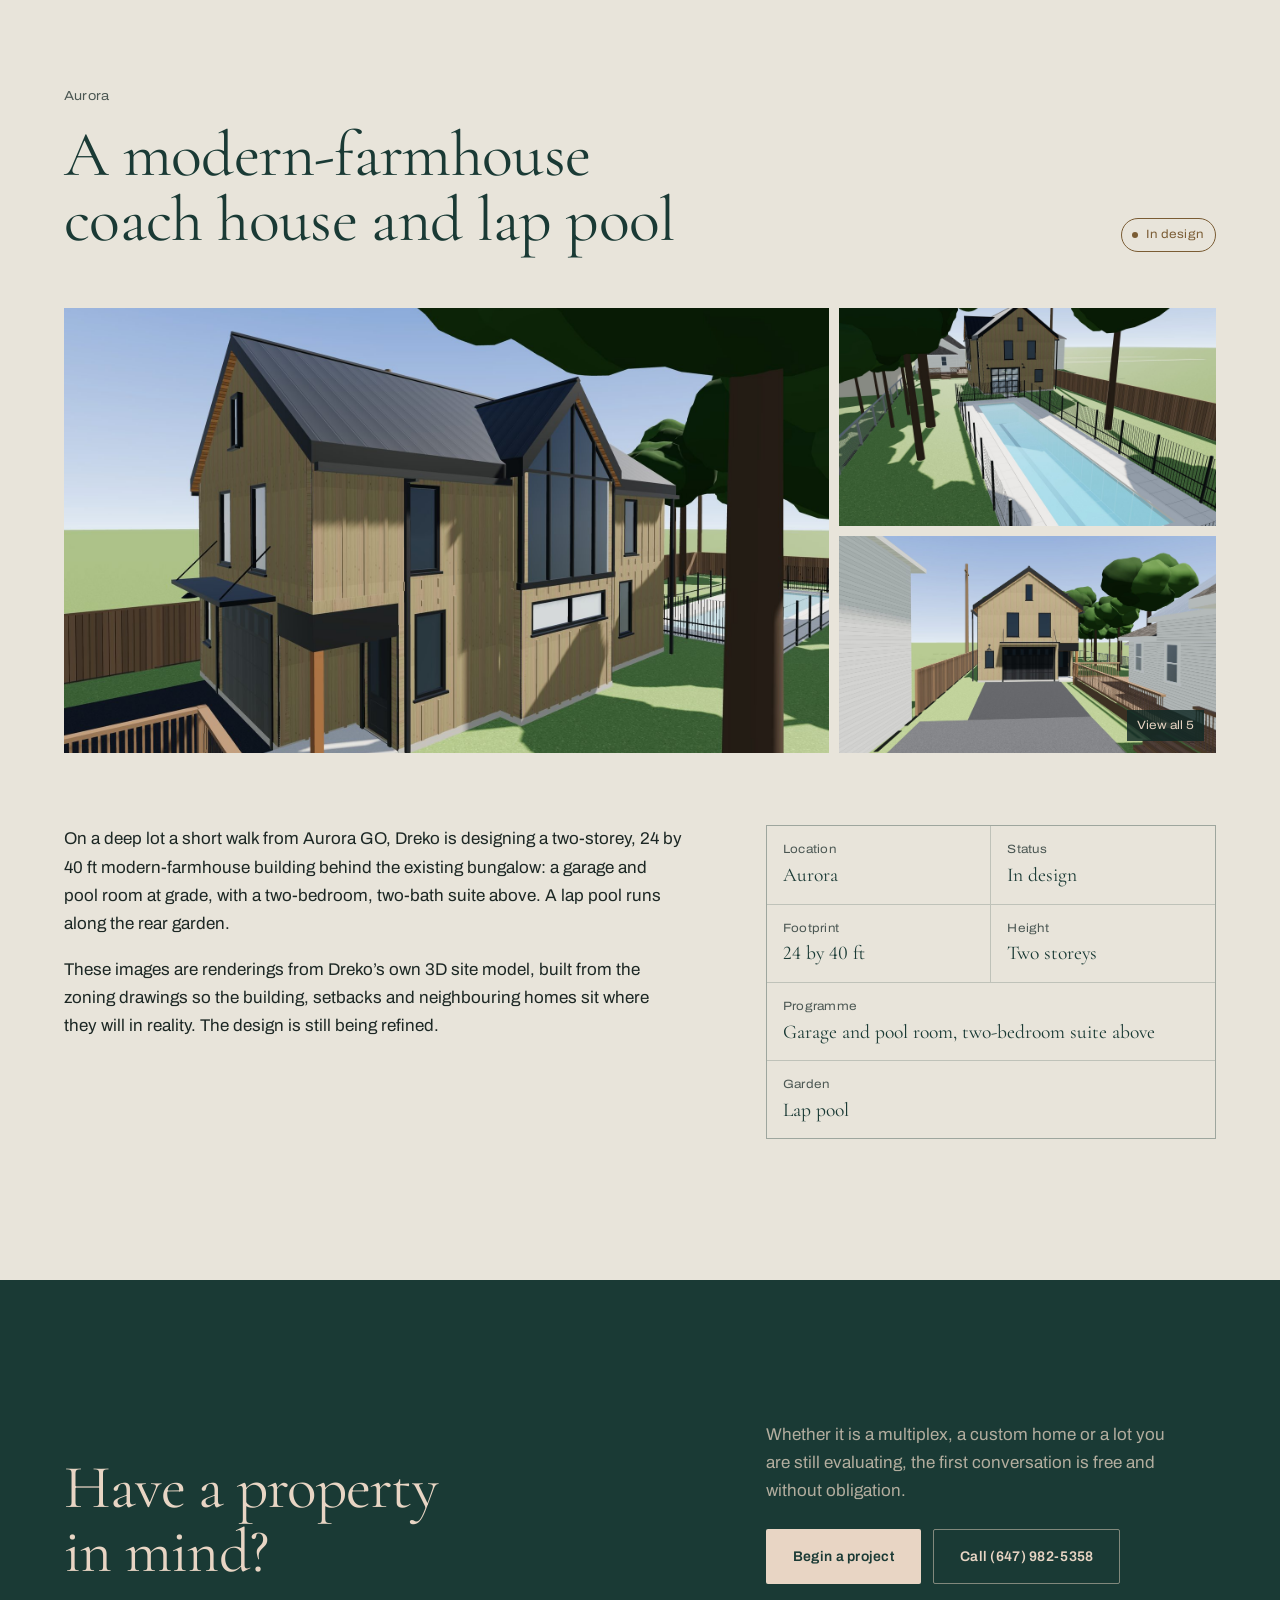
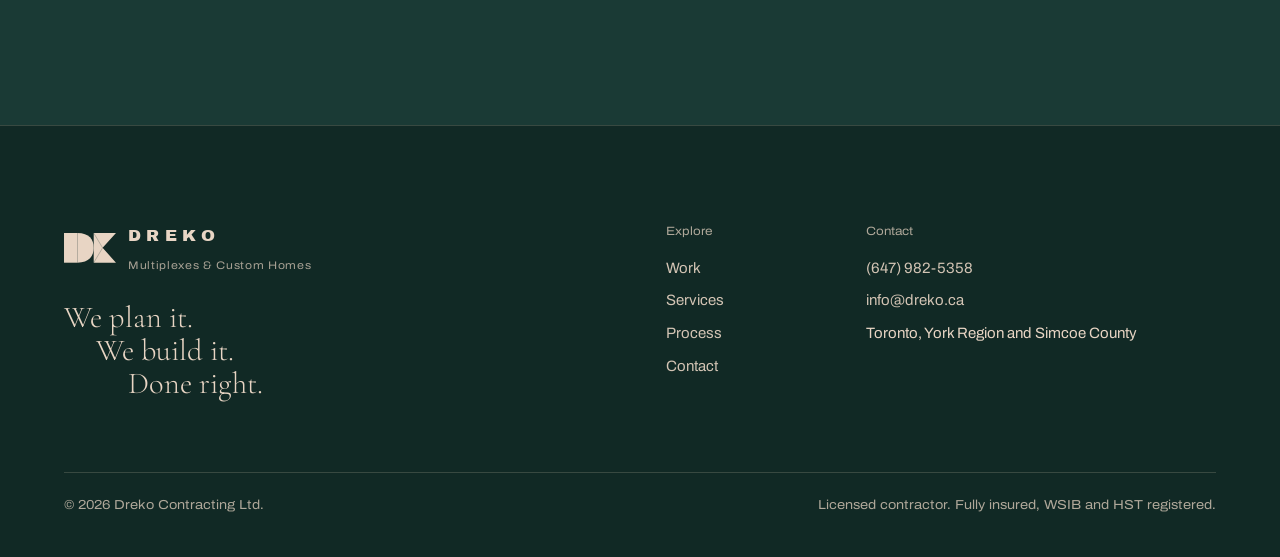
<file: projects.html>
<!doctype html>
<html lang="en-CA">
<head>
<meta charset="utf-8">
<meta name="viewport" content="width=device-width, initial-scale=1, viewport-fit=cover">
<title>Work | DREKO</title>
<meta name="description" content="Selected Dreko projects: a multiplex conversion and garden suite in Churchill, a lakefront rebuild on Cook’s Bay in Keswick, and a coach house in design in Aurora.">
<link rel="canonical" href="https://dreko.vercel.app/projects">
<meta name="theme-color" content="#1a3a35">
<link rel="icon" href="favicon.svg" type="image/svg+xml">
<meta property="og:type" content="website">
<meta property="og:site_name" content="DREKO">
<meta property="og:title" content="Work | DREKO">
<meta property="og:description" content="Selected Dreko projects: a multiplex conversion and garden suite in Churchill, a lakefront rebuild on Cook’s Bay in Keswick, and a coach house in design in Aurora.">
<meta property="og:url" content="https://dreko.vercel.app/projects">
<meta property="og:image" content="https://dreko.vercel.app/og.jpg">
<meta property="og:image:width" content="1200">
<meta property="og:image:height" content="630">
<meta name="twitter:card" content="summary_large_image">
<link rel="preconnect" href="https://fonts.googleapis.com">
<link rel="preconnect" href="https://fonts.gstatic.com" crossorigin>
<link rel="stylesheet" href="https://fonts.googleapis.com/css2?family=Archivo:wdth,wght@62..125,100..900&family=Archivo+Black&family=Cormorant+Garamond:ital,wght@0,300;0,400;0,500;1,400&display=swap">
<link rel="stylesheet" href="site.css">
<script src="site.js" defer></script>
</head>
<body>
<a class="skip" href="#main">Skip to content</a>
<header class="nav">
  <div class="wrap nav__inner">
    <a class="brand" href="index.html" aria-label="DREKO, home"><svg viewBox="0 0 350 200" aria-hidden="true" focusable="false"><g fill="currentColor"><rect width="90" height="200"/><path d="M90 0v200c80 0 110-45 110-100S170 0 90 0z"/><path d="M200 0h150l-90 100 90 100H200z"/></g><path d="M200 0l60 100-60 100" fill="none" stroke="#112925" stroke-width="3" opacity=".55"/></svg><span><span class="brand__word">DREKO</span><span class="brand__sub">Multiplexes &amp; Custom Homes</span></span></a>
    <nav aria-label="Primary">
      <ul class="nav__links"><li><a href="projects.html" aria-current="page">Work</a></li><li><a href="index.html#services">Services</a></li><li><a href="index.html#contact">Contact</a></li><li><a class="btn btn--cream nav__cta" href="index.html#contact">Begin a project</a></li></ul>
    </nav>
    <button class="nav__toggle" type="button" aria-expanded="false" aria-controls="menu" aria-label="Open menu"><span></span><span></span><span></span></button>
  </div>
</header>
<div class="menu" id="menu" aria-hidden="true">
  <ul>
    <li><a class="menu__link" href="projects.html">Work</a></li>
    <li><a class="menu__link" href="index.html#services">Services</a></li>
    <li><a class="menu__link" href="index.html#process">Process</a></li>
    <li><a class="menu__link" href="index.html#contact">Begin a project</a></li>
  </ul>
  <div class="menu__foot"><a href="tel:+16479825358">(647) 982-5358</a><a href="mailto:info@dreko.ca">info@dreko.ca</a><span>Toronto, York Region and Simcoe County</span></div>
</div>
<main id="main">
<header class="page-head">
  <div class="wrap">
    <p class="crumbs"><a href="index.html">Home</a> / Work</p>
    <div class="page-head__row">
      <h1>Work</h1>
      <p class="lede">Selected projects, from house conversions to new construction, planned and built by Dreko.</p>
    </div>
  </div>
</header>
<section class="band band--stone" id="churchill" aria-labelledby="churchill-t">
  <div class="wrap">
    <div class="project-head">
      <div style="grid-column:1/span 8"><span class="meta">Churchill, Innisfil</span><h2 id="churchill-t">One house, rebuilt as four homes</h2></div>
      <div><span class="status">Complete</span></div>
    </div>
<div class="gallery" data-gallery aria-label="Photographs of one house, rebuilt as four homes">
  <button type="button" class="g-lead" data-src="gs_hero.jpg" aria-label="Open photo 1 of 7"><img src="gs_hero.jpg" alt="Garden suite kitchen, completed 2026" decoding="async"></button>
  <button type="button" class="" data-src="tk_hero.jpg" aria-label="Open photo 2 of 7"><img src="tk_hero.jpg" alt="Upper residence living and dining room" loading="lazy" decoding="async"></button>
  <button type="button" class="" data-src="tk_bath2.jpg" aria-label="Open photo 3 of 7"><img src="tk_bath2.jpg" alt="Upper residence bath with freestanding tub" loading="lazy" decoding="async"></button>
  <button type="button" class="" data-src="gs_new_2.jpg" aria-label="Open photo 4 of 7"><img src="gs_new_2.jpg" alt="Garden suite tiled shower" loading="lazy" decoding="async"></button>
  <button type="button" class="" data-src="tk_bed1.jpg" aria-label="Open photo 5 of 7"><img src="tk_bed1.jpg" alt="Upper residence bedroom" loading="lazy" decoding="async"><span class="gallery__count">View all 7</span></button>
  <button type="button" class="g-more" data-src="gs_kitchen.jpg" aria-label="Open photo 6 of 7"><img src="gs_kitchen.jpg" alt="Garden suite kitchen" loading="lazy" decoding="async"></button>
  <button type="button" class="g-more" data-src="tk_living.jpg" aria-label="Open photo 7 of 7"><img src="tk_living.jpg" alt="Upper residence living room" loading="lazy" decoding="async"></button>
</div>
    <div class="split project-body">
      <div class="split__a prose"><p>Purchased as a single-family house, the property was converted by Dreko in 2024 into three self-contained residences, each finished with hardwood floors, tiled baths and its own carpentry details.</p><p>Between September 2025 and March 2026 we added a detached garden suite at the rear of the lot, built with our long-standing trade partners. The result is four self-contained homes on what was a single-family lot, and the clearest example of how we work: one team, from the first drawing to the final inspection.</p></div>
      <div class="split__b"><dl class="titleblock"><div><dt>Location</dt><dd>Churchill, Innisfil</dd></div><div><dt>Built</dt><dd>2024 to 2026</dd></div><div class="full"><dt>Before</dt><dd>Single-family house</dd></div><div class="full"><dt>After</dt><dd>Triplex and detached garden suite</dd></div><div><dt>Homes</dt><dd>4</dd></div><div><dt>Delivery</dt><dd>Design-build</dd></div></dl></div>
    </div>
  </div>
</section>
<section class="band band--stone-2" id="keswick" aria-labelledby="keswick-t">
  <div class="wrap">
    <div class="project-head">
      <div style="grid-column:1/span 8"><span class="meta">Keswick, on Cook’s Bay</span><h2 id="keswick-t">A lakefront cottage, being rebuilt for four seasons</h2></div>
      <div><span class="status">In progress</span></div>
    </div>
<div class="gallery" data-gallery aria-label="Photographs of a lakefront cottage, being rebuilt for four seasons">
  <button type="button" class="g-lead" data-src="kw_patio_finished.jpg" aria-label="Open photo 1 of 8"><img src="kw_patio_finished.jpg" alt="The cottage today: white vertical siding and a covered concrete patio on timber posts, with sliding doors facing the lake" decoding="async"></button>
  <button type="button" class="" data-src="kw_exterior_finished.jpg" aria-label="Open photo 2 of 8"><img src="kw_exterior_finished.jpg" alt="The driveway side, with new windows, soffit lighting and a gravel court lined with cedars" loading="lazy" decoding="async"></button>
  <button type="button" class="" data-src="kw_vaulted_ceiling.jpg" aria-label="Open photo 3 of 8"><img src="kw_vaulted_ceiling.jpg" alt="The boathouse kitchen under a vaulted, wood-panelled ceiling with exposed timber beams, looking out to Cook’s Bay" loading="lazy" decoding="async"></button>
  <button type="button" class="" data-src="kw_shiplap_interior.jpg" aria-label="Open photo 4 of 8"><img src="kw_shiplap_interior.jpg" alt="Living space finished in painted shiplap, with pot lights and sliding doors to the lake" loading="lazy" decoding="async"></button>
  <button type="button" class="" data-src="kw_roof_sunset.jpg" aria-label="Open photo 5 of 8"><img src="kw_roof_sunset.jpg" alt="New roof sheathing at sunset over Cook’s Bay" loading="lazy" decoding="async"><span class="gallery__count">View all 8</span></button>
  <button type="button" class="g-more" data-src="kw_kitchen_view.jpg" aria-label="Open photo 6 of 8"><img src="kw_kitchen_view.jpg" alt="The old boathouse reframed as a kitchen facing the lake" loading="lazy" decoding="async"></button>
  <button type="button" class="g-more" data-src="kw_lakeside_build.jpg" aria-label="Open photo 7 of 8"><img src="kw_lakeside_build.jpg" alt="Roof extension over the new concrete patio at the shoreline" loading="lazy" decoding="async"></button>
  <button type="button" class="g-more" data-src="kw_framing.jpg" aria-label="Open photo 8 of 8"><img src="kw_framing.jpg" alt="Sheathing and framing at golden hour" loading="lazy" decoding="async"></button>
</div>
    <div class="split project-body">
      <div class="split__a prose"><p>A cottage twenty feet from a 75-foot shoreline on Cook’s Bay, which Dreko is rebuilding for year-round use as a seasonal rental. The original boathouse has been structurally reinforced and reframed as a kitchen with large windows facing the lake, and a new roof extension now shelters a poured concrete patio at the water’s edge.</p><p>The exterior is now complete: a new roof, white vertical siding, new windows and doors, and a gravel court lined with cedars. Inside, the boathouse kitchen sits under a vaulted, wood-panelled ceiling with exposed timber beams, and the living spaces are finished in painted shiplap. Interior finishing is under way.</p></div>
      <div class="split__b"><dl class="titleblock"><div><dt>Location</dt><dd>Keswick, Lake Simcoe</dd></div><div><dt>Status</dt><dd>In progress</dd></div><div class="full"><dt>Boathouse</dt><dd>Lakeview kitchen under a vaulted beam ceiling</dd></div><div class="full"><dt>Outdoors</dt><dd>Covered concrete patio</dd></div><div><dt>Shoreline</dt><dd>75 ft</dd></div><div><dt>Use</dt><dd>Seasonal rental</dd></div></dl></div>
    </div>
  </div>
</section>
<section class="band band--stone" id="aurora" aria-labelledby="aurora-t">
  <div class="wrap">
    <div class="project-head">
      <div style="grid-column:1/span 8"><span class="meta">Aurora</span><h2 id="aurora-t">A modern-farmhouse coach house and lap pool</h2></div>
      <div><span class="status">In design</span></div>
    </div>
<div class="gallery gallery--three" data-gallery aria-label="Photographs of a modern-farmhouse coach house and lap pool">
  <button type="button" class="g-lead" data-src="wells_render_hero.jpg" aria-label="Open photo 1 of 5"><img src="wells_render_hero.jpg" alt="3D rendering: the modern-farmhouse coach house, with board-and-batten siding, a standing seam roof and a glazed gable" decoding="async"></button>
  <button type="button" class="" data-src="wells_render_pool.jpg" aria-label="Open photo 2 of 5"><img src="wells_render_pool.jpg" alt="3D rendering: the lap pool, looking back to the glass garden door of the pool room" loading="lazy" decoding="async"></button>
  <button type="button" class="" data-src="wells_render_drive.jpg" aria-label="Open photo 3 of 5"><img src="wells_render_drive.jpg" alt="3D rendering: the approach along the driveway to the garage" loading="lazy" decoding="async"><span class="gallery__count">View all 5</span></button>
  <button type="button" class="g-more" data-src="wells_render_street.jpg" aria-label="Open photo 4 of 5"><img src="wells_render_street.jpg" alt="3D rendering: the coach house behind the existing bungalow, seen from the street" loading="lazy" decoding="async"></button>
  <button type="button" class="g-more" data-src="wells_render_aerial.jpg" aria-label="Open photo 5 of 5"><img src="wells_render_aerial.jpg" alt="3D rendering: the whole lot from above, with the coach house and lap pool" loading="lazy" decoding="async"></button>
</div>
    <div class="split project-body">
      <div class="split__a prose"><p>On a deep lot a short walk from Aurora GO, Dreko is designing a two-storey, 24 by 40 ft modern-farmhouse building behind the existing bungalow: a garage and pool room at grade, with a two-bedroom, two-bath suite above. A lap pool runs along the rear garden.</p><p>These images are renderings from Dreko’s own 3D site model, built from the zoning drawings so the building, setbacks and neighbouring homes sit where they will in reality. The design is still being refined.</p></div>
      <div class="split__b"><dl class="titleblock"><div><dt>Location</dt><dd>Aurora</dd></div><div><dt>Status</dt><dd>In design</dd></div><div><dt>Footprint</dt><dd>24 by 40 ft</dd></div><div><dt>Height</dt><dd>Two storeys</dd></div><div class="full"><dt>Programme</dt><dd>Garage and pool room, two-bedroom suite above</dd></div><div class="full"><dt>Garden</dt><dd>Lap pool</dd></div></dl></div>
    </div>
  </div>
</section>
<section class="band band--forest" aria-labelledby="cta-t">
  <div class="wrap res-head" style="margin-bottom:0">
    <h2 class="title" id="cta-t">Have a property in mind?</h2>
    <div>
      <p>Whether it is a multiplex, a custom home or a lot you are still evaluating, the first conversation is free and without obligation.</p>
      <div class="btn-row"><a class="btn btn--cream" href="index.html#contact">Begin a project</a><a class="btn btn--ghost" href="tel:+16479825358">Call (647) 982-5358</a></div>
    </div>
  </div>
</section>
</main>
<dialog class="lightbox" id="lightbox" aria-label="Photo viewer">
  <div class="lightbox__bar"><span class="lightbox__count"></span><button class="lb-btn" type="button" data-lb="close" aria-label="Close photo viewer"><svg viewBox="0 0 24 24" fill="none" stroke="currentColor" stroke-width="1.5"><path d="M5 5l14 14M19 5L5 19"/></svg></button></div>
  <div class="lightbox__stage"><img alt=""></div>
  <p class="lightbox__caption"></p>
  <button class="lb-btn lightbox__nav lightbox__nav--prev" type="button" data-lb="prev" aria-label="Previous photo"><svg viewBox="0 0 24 24" fill="none" stroke="currentColor" stroke-width="1.5"><path d="M15 5l-7 7 7 7"/></svg></button>
  <button class="lb-btn lightbox__nav lightbox__nav--next" type="button" data-lb="next" aria-label="Next photo"><svg viewBox="0 0 24 24" fill="none" stroke="currentColor" stroke-width="1.5"><path d="M9 5l7 7-7 7"/></svg></button>
</dialog>
<footer class="footer">
  <div class="wrap">
    <div class="footer__top">
      <div class="footer__brand">
        <a class="brand" href="index.html" aria-label="DREKO, home"><svg viewBox="0 0 350 200" aria-hidden="true" focusable="false"><g fill="currentColor"><rect width="90" height="200"/><path d="M90 0v200c80 0 110-45 110-100S170 0 90 0z"/><path d="M200 0h150l-90 100 90 100H200z"/></g><path d="M200 0l60 100-60 100" fill="none" stroke="#112925" stroke-width="3" opacity=".55"/></svg><span><span class="brand__word">DREKO</span><span class="brand__sub">Multiplexes &amp; Custom Homes</span></span></a>
        <p class="footer__tag"><span>We plan it.</span><span>We build it.</span><span>Done right.</span></p>
      </div>
      <div class="footer__col footer__col--nav">
        <h2>Explore</h2>
        <ul>
          <li><a href="projects.html">Work</a></li>
          <li><a href="index.html#services">Services</a></li>
          <li><a href="index.html#process">Process</a></li>
          <li><a href="index.html#contact">Contact</a></li>
        </ul>
      </div>
      <div class="footer__col footer__col--contact">
        <h2>Contact</h2>
        <ul>
          <li><a href="tel:+16479825358">(647) 982-5358</a></li>
          <li><a href="mailto:info@dreko.ca">info@dreko.ca</a></li>
          <li>Toronto, York Region and Simcoe County</li>
        </ul>
      </div>
    </div>
    <div class="footer__base">
      <span>&copy; 2026 Dreko Contracting Ltd.</span>
      <span>Licensed contractor. Fully insured, WSIB and HST registered.</span>
    </div>
  </div>
</footer>
<div class="mbar"><a href="tel:+16479825358">Call</a><a href="index.html#contact">Begin a project</a></div>
</body>
</html>
</file>
<file: site.css>
/* ==========================================================================
   DREKO — site styles
   Palette: forest, limestone, cream, brass.  Type: Cormorant Garamond + Archivo.
   ========================================================================== */

:root {
  --forest: #1a3a35;
  --deep: #112925;
  --stone: #e8e4da;
  --stone-2: #ddd7ca;
  --cream: #e8d5c4;
  --brass: #c9a882;
  --brass-ink: #7a5c34;
  --ink: #1c2724;
  --ink-soft: #4a5652;
  --rule: rgba(26, 58, 53, .2);
  --rule-dark: rgba(232, 213, 196, .18);
  --cream-soft: rgba(232, 213, 196, .74);

  --serif: "Cormorant Garamond", "Cormorant", Georgia, serif;
  --sans: "Archivo", "Helvetica Neue", Arial, sans-serif;

  --wrap: 1320px;
  --gutter: clamp(20px, 5vw, 64px);
  --band: clamp(80px, 11vw, 148px);
  --ease: cubic-bezier(.2, .7, .1, 1);
}

*, *::before, *::after { box-sizing: border-box; }
html { -webkit-text-size-adjust: 100%; scroll-behavior: smooth; scroll-padding-top: 88px; }
body {
  margin: 0;
  background: var(--stone);
  color: var(--ink);
  font-family: var(--sans);
  font-size: 1.0625rem;
  line-height: 1.65;
  font-weight: 400;
  -webkit-font-smoothing: antialiased;
  text-rendering: optimizeLegibility;
}
img { display: block; max-width: 100%; height: auto; }
a { color: inherit; }
button { font: inherit; color: inherit; }
::selection { background: var(--forest); color: var(--cream); }
:focus-visible { outline: 2px solid var(--brass); outline-offset: 3px; }

.wrap { width: 100%; max-width: var(--wrap); margin-inline: auto; padding-inline: var(--gutter); }
.skip { position: absolute; left: -9999px; top: 12px; z-index: 200; background: var(--cream); color: var(--forest); padding: 10px 16px; }
.skip:focus { left: 12px; }
.sr-only { position: absolute; width: 1px; height: 1px; overflow: hidden; clip: rect(0 0 0 0); white-space: nowrap; }

/* ---------- Type ---------- */
.serif { font-family: var(--serif); }
h1, h2, h3, h4 { margin: 0; font-weight: 400; }
.title {
  font-family: var(--serif);
  font-weight: 400;
  font-size: clamp(2.3rem, 4.8vw, 4rem);
  line-height: 1.04;
  letter-spacing: -.012em;
  max-width: 16ch;
  text-wrap: balance;
}
.title--wide { max-width: 22ch; }
.lede {
  font-family: var(--serif);
  font-size: clamp(1.3rem, 2vw, 1.6rem);
  line-height: 1.45;
  max-width: 34ch;
  text-wrap: pretty;
}
.prose p { margin: 0 0 1.1em; max-width: 62ch; text-wrap: pretty; }
.prose p:last-child { margin-bottom: 0; }
.prose strong { font-weight: 600; color: var(--forest); }
.meta {
  font-family: var(--sans);
  font-stretch: 112%;
  font-size: .8125rem;
  letter-spacing: .015em;
  color: var(--ink-soft);
}
.h3 {
  font-family: var(--serif);
  font-weight: 500;
  font-size: 1.55rem;
  line-height: 1.2;
}

/* ---------- Buttons ---------- */
.btn {
  display: inline-flex; align-items: center; justify-content: center; gap: .6em;
  padding: 15px 26px;
  border: 1px solid transparent;
  border-radius: 2px;
  font-family: var(--sans);
  font-weight: 600;
  font-size: .875rem;
  letter-spacing: .02em;
  text-decoration: none;
  cursor: pointer;
  transition: background-color .25s var(--ease), color .25s var(--ease), border-color .25s var(--ease);
}
.btn--cream { background: var(--cream); color: var(--forest); }
.btn--cream:hover { background: #f3e6da; }
.btn--ghost { border-color: rgba(232, 213, 196, .5); color: var(--cream); }
.btn--ghost:hover { border-color: var(--cream); background: rgba(232, 213, 196, .08); }
.btn--forest { background: var(--forest); color: var(--cream); }
.btn--forest:hover { background: var(--deep); }
.btn--outline { border-color: var(--forest); color: var(--forest); }
.btn--outline:hover { background: var(--forest); color: var(--cream); }
.btn-row { display: flex; flex-wrap: wrap; gap: 12px; }

.link {
  font-weight: 600; font-size: .9375rem; letter-spacing: .01em;
  text-decoration: none;
  border-bottom: 1px solid currentColor;
  padding-bottom: 2px;
  transition: opacity .2s;
}
.link:hover { opacity: .7; }

/* ---------- Navigation ---------- */
.nav {
  position: fixed; inset: 0 0 auto 0; z-index: 50;
  color: var(--cream);
  transition: background-color .35s var(--ease), box-shadow .35s var(--ease);
}
.nav.is-solid { background: rgba(17, 41, 37, .96); box-shadow: 0 1px 0 var(--rule-dark); }
@supports (backdrop-filter: blur(1px)) { .nav.is-solid { background: rgba(17, 41, 37, .88); backdrop-filter: blur(14px); } }
.nav__inner { display: flex; align-items: center; justify-content: space-between; height: 84px; gap: 24px; }
.nav.is-solid .nav__inner { height: 70px; }
.brand { display: inline-flex; align-items: center; gap: 12px; text-decoration: none; color: var(--cream); }
.brand svg { width: 52px; height: auto; flex: none; }
.brand__word { font-family: "Archivo Black", var(--sans); font-size: 1.05rem; letter-spacing: .32em; line-height: 1; }
.brand__sub { display: block; font-family: var(--sans); font-size: .6875rem; font-stretch: 112%; letter-spacing: .06em; opacity: .7; margin-top: 6px; }
.nav__links { display: flex; align-items: center; gap: clamp(20px, 2.6vw, 40px); list-style: none; margin: 0; padding: 0; }
.nav__links a { text-decoration: none; font-size: .9375rem; opacity: .82; transition: opacity .2s; }
.nav__links a:hover, .nav__links a[aria-current="page"] { opacity: 1; }
.nav__links a[aria-current="page"] { border-bottom: 1px solid var(--brass); padding-bottom: 3px; }
.nav__cta { padding: 11px 20px; }
.nav__toggle {
  display: none; width: 44px; height: 44px; margin-right: -10px;
  background: none; border: 0; cursor: pointer; position: relative;
}
.nav__toggle span { position: absolute; left: 11px; right: 11px; height: 1.5px; background: var(--cream); transition: transform .3s var(--ease), opacity .2s; }
.nav__toggle span:nth-child(1) { top: 16px; }
.nav__toggle span:nth-child(2) { top: 21.5px; }
.nav__toggle span:nth-child(3) { top: 27px; }
.nav__toggle[aria-expanded="true"] span:nth-child(1) { transform: translateY(5.5px) rotate(45deg); }
.nav__toggle[aria-expanded="true"] span:nth-child(2) { opacity: 0; }
.nav__toggle[aria-expanded="true"] span:nth-child(3) { transform: translateY(-5.5px) rotate(-45deg); }

.menu {
  position: fixed; inset: 0; z-index: 45;
  background: var(--deep); color: var(--cream);
  display: flex; flex-direction: column; justify-content: center;
  padding: 100px var(--gutter) 48px;
  visibility: hidden; opacity: 0;
  transition: opacity .3s var(--ease), visibility 0s linear .3s;
}
.menu.is-open { visibility: visible; opacity: 1; transition: opacity .3s var(--ease); }
.menu ul { list-style: none; margin: 0; padding: 0; }
.menu li + li { border-top: 1px solid var(--rule-dark); }
.menu a.menu__link { display: block; padding: 18px 0; font-family: var(--serif); font-size: 2.1rem; line-height: 1.1; text-decoration: none; }
.menu__foot { margin-top: 36px; display: grid; gap: 6px; font-size: .9375rem; color: var(--cream-soft); }
.menu__foot a { text-decoration: none; color: var(--cream); }

/* ---------- Hero (home) ---------- */
.hero {
  position: relative; min-height: max(640px, 100svh);
  display: flex; align-items: flex-end;
  color: var(--cream); background: var(--deep); overflow: hidden;
}
.hero__img { position: absolute; inset: 0; width: 100%; height: 100%; object-fit: cover; object-position: 50% 66%; }
.hero::after {
  content: ""; position: absolute; inset: 0;
  background:
    linear-gradient(to top, rgba(17, 41, 37, .92) 0%, rgba(17, 41, 37, .55) 38%, rgba(17, 41, 37, .12) 70%, rgba(17, 41, 37, .45) 100%),
    linear-gradient(to right, rgba(17, 41, 37, .55) 0%, rgba(17, 41, 37, 0) 60%);
}
.hero__content { position: relative; z-index: 2; width: 100%; padding-bottom: clamp(48px, 8vh, 96px); padding-top: 140px; }
.stair {
  font-family: var(--serif); font-weight: 300;
  font-size: clamp(3.3rem, 9.2vw, 8.4rem);
  line-height: .96; letter-spacing: -.015em;
  margin: 0;
}
.stair span { display: block; white-space: nowrap; }
.stair span:nth-child(2) { padding-left: 1.05em; }
.stair span:nth-child(3) { padding-left: 2.1em; }
.hero__foot {
  display: grid; grid-template-columns: minmax(0, 1fr) auto; gap: 32px 48px; align-items: end;
  margin-top: clamp(32px, 5vh, 56px); padding-top: 28px; border-top: 1px solid var(--rule-dark);
}
.hero__sub { margin: 0 0 22px; max-width: 46ch; font-size: 1.0625rem; color: var(--cream-soft); }
.hero__caption { margin: 0; max-width: 26ch; text-align: right; font-size: .8125rem; font-stretch: 112%; color: var(--cream-soft); }

@media (prefers-reduced-motion: no-preference) {
  .hero__img { animation: settle 2.4s var(--ease) both; }
  .stair span, .hero__foot { animation: rise 1.1s var(--ease) both; }
  .stair span:nth-child(1) { animation-delay: .15s; }
  .stair span:nth-child(2) { animation-delay: .32s; }
  .stair span:nth-child(3) { animation-delay: .49s; }
  .hero__foot { animation-delay: .75s; }
}
@keyframes settle { from { transform: scale(1.06); } to { transform: none; } }
@keyframes rise { from { opacity: 0; transform: translateY(22px); } to { opacity: 1; transform: none; } }

/* ---------- Bands ---------- */
.band { padding-block: var(--band); }
.band--stone { background: var(--stone); }
.band--stone-2 { background: var(--stone-2); }
.band--forest { background: var(--forest); color: var(--cream); }
.band--deep { background: var(--deep); color: var(--cream); }
.band--forest .meta, .band--deep .meta { color: var(--cream-soft); }
.band--forest .prose p, .band--deep .prose p { color: var(--cream-soft); }
.band--forest .prose strong, .band--deep .prose strong { color: var(--cream); }
.band--tight { padding-block: clamp(56px, 7vw, 96px); }

.split { display: grid; grid-template-columns: repeat(12, minmax(0, 1fr)); gap: 32px clamp(24px, 4vw, 64px); }
.split__a { grid-column: 1 / span 7; }
.split__b { grid-column: 8 / span 5; }
.split__a--narrow { grid-column: 1 / span 5; }
.split__b--wide { grid-column: 6 / span 7; }

/* ---------- Positioning ---------- */
.positioning__body { padding-top: .6rem; }
.kicker { margin: 28px 0 0; font-family: var(--serif); font-style: italic; font-size: 1.45rem; color: var(--brass-ink); }
.sentence {
  margin: clamp(56px, 8vw, 104px) 0 0; padding-top: clamp(36px, 5vw, 56px);
  border-top: 1px solid var(--rule);
  font-family: var(--serif); font-weight: 300;
  font-size: clamp(1.9rem, 3.7vw, 3.15rem); line-height: 1.18; letter-spacing: -.01em;
  max-width: 28ch; color: var(--forest);
}
.sentence .num { font-weight: 500; }

.principles { margin: clamp(56px, 8vw, 104px) 0 0; padding: 0; list-style: none; border-top: 1px solid var(--rule); }
.principle { display: grid; grid-template-columns: repeat(12, minmax(0, 1fr)); gap: 12px clamp(24px, 4vw, 64px); padding: 30px 0; border-bottom: 1px solid var(--rule); }
.principle h3 { grid-column: 1 / span 5; font-family: var(--serif); font-weight: 500; font-size: 1.6rem; line-height: 1.2; color: var(--forest); }
.principle p { grid-column: 6 / span 7; margin: 0; max-width: 58ch; color: var(--ink-soft); }

/* ---------- Title block (drawing-sheet spec table) ---------- */
.titleblock {
  --tb-bg: var(--stone);
  display: grid; grid-template-columns: repeat(2, minmax(0, 1fr)); gap: 1px;
  margin: 0; background: var(--rule); border: 1px solid var(--rule);
}
.titleblock div { padding: 14px 16px 15px; background: var(--tb-bg); min-width: 0; }
.titleblock .full { grid-column: 1 / -1; }
.titleblock dt { font-size: .75rem; font-stretch: 112%; letter-spacing: .02em; color: var(--ink-soft); margin-bottom: 3px; }
.titleblock dd { font-variant-numeric: lining-nums; margin: 0; font-family: var(--serif); font-size: 1.22rem; line-height: 1.3; color: var(--forest); }
.band--stone-2 .titleblock { --tb-bg: var(--stone-2); }
.band--forest .titleblock { --tb-bg: var(--forest); }
.band--deep .titleblock { --tb-bg: var(--deep); }
.band--forest .titleblock, .band--deep .titleblock { background: var(--rule-dark); border-color: var(--rule-dark); }
.band--forest .titleblock dt, .band--deep .titleblock dt { color: var(--cream-soft); }
.band--forest .titleblock dd, .band--deep .titleblock dd { color: var(--cream); }

/* ---------- Featured work ---------- */
.feature { align-items: start; }
.feature__text { grid-column: 1 / span 5; position: sticky; top: 110px; }
.feature__text .title { margin-bottom: 26px; }
.feature__text .prose { margin-bottom: 32px; }
.feature__text .titleblock { margin-bottom: 32px; }
.feature__media { grid-column: 7 / span 6; display: grid; grid-template-columns: 1fr 1fr; gap: 12px; }
.feature__media figure { margin: 0; overflow: hidden; }
.feature__media figure:first-child { grid-column: 1 / -1; }
.feature__media img { width: 100%; height: 100%; object-fit: cover; aspect-ratio: 4 / 3; }
.feature__media figure:first-child img { aspect-ratio: 3 / 2; }
.feature__media figcaption { margin-top: 8px; font-size: .8125rem; font-stretch: 112%; color: var(--cream-soft); }

/* ---------- Services ---------- */
.services__head { display: flex; justify-content: space-between; align-items: end; gap: 32px; flex-wrap: wrap; margin-bottom: clamp(40px, 6vw, 72px); }
.services__head p { margin: 0; max-width: 44ch; color: var(--ink-soft); }
.services { display: grid; grid-template-columns: 1fr 1fr; border-top: 1px solid var(--forest); }
.services__col { padding-top: 18px; }
.services__col + .services__col { border-left: 1px solid var(--rule); padding-left: clamp(24px, 4vw, 56px); }
.services__col:first-child { padding-right: clamp(24px, 4vw, 56px); }
.services__brand { font-size: .8125rem; font-stretch: 112%; color: var(--brass-ink); margin: 0 0 6px; }
.service { padding: 26px 0 30px; border-bottom: 1px solid var(--rule); }
.service:last-child { border-bottom: 0; }
.service h3 { font-family: var(--serif); font-weight: 500; font-size: 1.75rem; line-height: 1.15; color: var(--forest); margin-bottom: 10px; }
.service p { margin: 0; max-width: 48ch; color: var(--ink-soft); }
.service--bridge {
  grid-column: 1 / -1; display: grid; grid-template-columns: repeat(12, minmax(0, 1fr)); gap: 12px clamp(24px, 4vw, 64px);
  padding: 30px 0 0; border-top: 1px solid var(--forest); border-bottom: 0;
}
.service--bridge .services__brand { grid-column: 1 / -1; margin: 0; }
.service--bridge h3 { grid-column: 1 / span 5; margin: 0; }
.service--bridge p { grid-column: 6 / span 7; }

/* ---------- Image band ---------- */
.plate { position: relative; margin: 0; background: var(--deep); }
.plate img { width: 100%; height: clamp(380px, 72vh, 820px); object-fit: cover; }
.plate figcaption {
  position: absolute; left: var(--gutter); bottom: 22px; right: var(--gutter);
  font-size: .8125rem; font-stretch: 112%; color: var(--cream);
  text-shadow: 0 1px 12px rgba(0, 0, 0, .45);
}

/* ---------- Care ---------- */
.care-list { list-style: none; margin: 8px 0 0; padding: 0; display: grid; grid-template-columns: 1fr 1fr; gap: 0 clamp(24px, 3vw, 48px); }
.care-list li { padding: 18px 0; border-top: 1px solid var(--rule); }
.care-list strong { display: block; font-family: var(--serif); font-weight: 500; font-size: 1.3rem; line-height: 1.25; color: var(--forest); }
.care-list span { display: block; margin-top: 4px; font-size: .9375rem; color: var(--ink-soft); }

/* ---------- Residence cards ---------- */
.res-head { display: grid; grid-template-columns: repeat(12, minmax(0, 1fr)); gap: 24px clamp(24px, 4vw, 64px); align-items: end; margin-bottom: clamp(40px, 6vw, 64px); }
.res-head .title { grid-column: 1 / span 6; }
.res-head > div { grid-column: 8 / span 5; }
.res-head p { margin: 0 0 24px; color: var(--cream-soft); max-width: 42ch; }
.res-grid { display: grid; grid-template-columns: 1fr 1fr; gap: clamp(20px, 3vw, 40px); }
.res-card { display: block; text-decoration: none; color: inherit; }
.res-card__img { overflow: hidden; background: var(--deep); }
.res-card__img img { width: 100%; aspect-ratio: 4 / 3; object-fit: cover; transition: transform 1s var(--ease); }
.res-card:hover .res-card__img img { transform: scale(1.025); }
.res-card__body { display: flex; justify-content: space-between; align-items: start; gap: 16px; padding-top: 18px; }
.res-card h3 { font-family: var(--serif); font-weight: 500; font-size: 1.6rem; line-height: 1.15; }
.res-card .meta { margin-top: 4px; }

.status {
  display: inline-flex; align-items: center; gap: 8px; flex: none;
  padding: 6px 12px 6px 10px; border: 1px solid currentColor; border-radius: 100px;
  font-size: .75rem; font-stretch: 112%; letter-spacing: .02em; white-space: nowrap;
  color: var(--brass);
}
.status::before { content: ""; width: 6px; height: 6px; border-radius: 50%; background: currentColor; }
.band--stone .status, .band--stone-2 .status { color: var(--brass-ink); }

/* ---------- Testimonials ---------- */
.quotes { display: grid; grid-template-columns: 1fr 1fr; gap: clamp(40px, 6vw, 96px); }
.quote { margin: 0; }
.quote::before { content: "\201C"; display: block; font-family: var(--serif); font-size: 5rem; line-height: .6; height: 34px; color: var(--brass-ink); }
.quote p { margin: 0; font-family: var(--serif); font-size: clamp(1.3rem, 1.9vw, 1.55rem); line-height: 1.45; color: var(--forest); text-wrap: pretty; }
.quote footer { margin-top: 22px; padding-top: 16px; border-top: 1px solid var(--rule); font-size: .9375rem; }
.quote footer span { display: block; color: var(--ink-soft); font-size: .8125rem; font-stretch: 112%; margin-top: 2px; }

/* ---------- Process (true sequence) ---------- */
.steps { list-style: none; margin: clamp(40px, 6vw, 64px) 0 0; padding: 0; display: grid; grid-template-columns: repeat(4, minmax(0, 1fr)); gap: 0; counter-reset: step; }
.step { counter-increment: step; padding: 26px clamp(16px, 2.4vw, 32px) 0 0; border-top: 1px solid var(--forest); }
.step::before { font-variant-numeric: lining-nums; content: counter(step); display: block; font-family: var(--serif); font-size: 3rem; line-height: 1; color: var(--brass-ink); margin-bottom: 18px; }
.step h3 { font-family: var(--serif); font-weight: 500; font-size: 1.45rem; color: var(--forest); margin-bottom: 8px; }
.step p { margin: 0; font-size: .9875rem; color: var(--ink-soft); }

/* ---------- Contact + forms ---------- */
.contact-details { margin: 36px 0 0; display: grid; gap: 18px; }
.contact-details div { border-top: 1px solid var(--rule-dark); padding-top: 14px; }
.contact-details dt { font-size: .75rem; font-stretch: 112%; color: var(--cream-soft); margin-bottom: 2px; }
.contact-details dd { font-variant-numeric: lining-nums; margin: 0; font-family: var(--serif); font-size: 1.4rem; line-height: 1.3; }
.contact-details a { text-decoration: none; border-bottom: 1px solid var(--rule-dark); }
.contact-details a:hover { border-color: var(--brass); }
.areas { font-family: var(--sans); margin: 0; font-size: .9375rem; line-height: 1.7; color: var(--cream-soft); }

.form { display: grid; grid-template-columns: 1fr 1fr; gap: 22px 24px; }
.field { display: grid; gap: 6px; min-width: 0; }
.field--full { grid-column: 1 / -1; }
.field label { font-size: .8125rem; font-stretch: 112%; color: var(--cream-soft); }
.field label .opt { opacity: .7; }
.field input, .field select, .field textarea {
  width: 100%; padding: 12px 0 11px;
  background: transparent; color: var(--cream);
  border: 0; border-bottom: 1px solid rgba(232, 213, 196, .35); border-radius: 0;
  font-family: var(--sans); font-size: 1rem;
  transition: border-color .2s;
}
.field textarea { min-height: 112px; resize: vertical; line-height: 1.5; }
.field select { appearance: none; -webkit-appearance: none; cursor: pointer; padding-right: 28px;
  background-image: url("data:image/svg+xml,%3Csvg xmlns='http://www.w3.org/2000/svg' width='12' height='8' viewBox='0 0 12 8'%3E%3Cpath d='M1 1l5 5 5-5' fill='none' stroke='%23e8d5c4' stroke-width='1.4'/%3E%3C/svg%3E");
  background-repeat: no-repeat; background-position: right 4px center; }
.field select option { background: var(--deep); color: var(--cream); }
.field input::placeholder, .field textarea::placeholder { color: rgba(232, 213, 196, .38); }
.field input:focus, .field select:focus, .field textarea:focus { outline: none; border-bottom-color: var(--brass); }
.field input:focus-visible, .field select:focus-visible, .field textarea:focus-visible { box-shadow: 0 1px 0 var(--brass); }
.form__actions { grid-column: 1 / -1; display: flex; flex-wrap: wrap; align-items: center; gap: 18px 24px; margin-top: 6px; }
.form__note { margin: 0; font-size: .8125rem; color: var(--cream-soft); max-width: 40ch; }
.hp { position: absolute !important; left: -9999px !important; width: 1px; height: 1px; overflow: hidden; }
.form__status { grid-column: 1 / -1; margin: 0; font-size: .9375rem; }
.form__status:empty { display: none; }
.form__status--error { padding: 16px 18px; border: 1px solid rgba(232, 160, 140, .55); color: var(--cream); }
.form__status--error a { color: var(--cream); font-weight: 600; }
.form-done { padding: clamp(28px, 4vw, 44px); border: 1px solid var(--rule-dark); }
.form-done h3 { font-family: var(--serif); font-size: 2rem; font-weight: 400; margin-bottom: 8px; }
.form-done p { margin: 0; color: var(--cream-soft); }

/* ---------- Footer ---------- */
.footer { background: var(--deep); color: var(--cream); padding: clamp(64px, 8vw, 96px) 0 40px; border-top: 1px solid var(--rule-dark); }
.footer__top { display: grid; grid-template-columns: repeat(12, minmax(0, 1fr)); gap: 40px clamp(24px, 4vw, 64px); }
.footer__brand { grid-column: 1 / span 5; }
.footer__tag { margin: 28px 0 0; font-family: var(--serif); font-weight: 300; font-size: 1.9rem; line-height: 1.08; color: var(--cream); }
.footer__tag span { display: block; }
.footer__tag span:nth-child(2) { padding-left: 1.05em; }
.footer__tag span:nth-child(3) { padding-left: 2.1em; }
.footer__col--nav { grid-column: 7 / span 2; }
.footer__col--contact { grid-column: 9 / span 4; }
.footer__col h2 { font-size: .75rem; font-stretch: 112%; color: var(--cream-soft); margin: 0 0 14px; font-weight: 400; }
.footer__col ul { list-style: none; margin: 0; padding: 0; display: grid; gap: 8px; font-size: .9375rem; }
.footer__col a { text-decoration: none; opacity: .9; }
.footer__col a:hover { opacity: 1; text-decoration: underline; text-underline-offset: 3px; }
.footer__base { margin-top: clamp(48px, 6vw, 72px); padding-top: 22px; border-top: 1px solid var(--rule-dark); display: flex; justify-content: space-between; gap: 16px 32px; flex-wrap: wrap; font-size: .8125rem; font-stretch: 112%; color: var(--cream-soft); }

/* ---------- Mobile action bar ---------- */
.mbar { display: none; }

/* ---------- Inner page header ---------- */
.page-head { background: var(--forest); color: var(--cream); padding: clamp(150px, 20vw, 220px) 0 clamp(56px, 8vw, 96px); }
.crumbs { margin: 0 0 28px; font-size: .8125rem; font-stretch: 112%; color: var(--cream-soft); }
.crumbs a { text-decoration: none; border-bottom: 1px solid var(--rule-dark); }
.crumbs a:hover { color: var(--cream); }
.page-head h1 { font-family: var(--serif); font-weight: 300; font-size: clamp(3rem, 7.4vw, 6.4rem); line-height: 1; letter-spacing: -.015em; max-width: 14ch; }
.page-head__row { display: grid; grid-template-columns: repeat(12, minmax(0, 1fr)); gap: 32px clamp(24px, 4vw, 64px); align-items: end; }
.page-head__row h1 { grid-column: 1 / span 7; }
.page-head__row .lede { grid-column: 8 / span 5; color: var(--cream-soft); margin: 0; }
.page-head .status { margin-bottom: 26px; }

/* ---------- Residences listing ---------- */
.listing { display: grid; grid-template-columns: repeat(12, minmax(0, 1fr)); gap: 32px clamp(24px, 4vw, 64px); align-items: center; }
.listing + .listing { margin-top: clamp(72px, 10vw, 128px); padding-top: clamp(72px, 10vw, 128px); border-top: 1px solid var(--rule); }
.listing__img { grid-column: 1 / span 7; display: block; overflow: hidden; }
.listing__img img { width: 100%; aspect-ratio: 4 / 3; object-fit: cover; transition: transform 1.2s var(--ease); }
.listing__img:hover img { transform: scale(1.02); }
.listing__text { grid-column: 8 / span 5; }
.listing--flip .listing__img { grid-column: 6 / span 7; grid-row: 1; }
.listing--flip .listing__text { grid-column: 1 / span 5; grid-row: 1; }
.listing__text .status { margin-bottom: 20px; }
.listing__text h2 { font-family: var(--serif); font-weight: 400; font-size: clamp(2rem, 3.4vw, 2.8rem); line-height: 1.08; color: var(--forest); margin-bottom: 8px; }
.listing__text .meta { margin-bottom: 22px; }
.listing__text .prose { margin-bottom: 26px; }
.listing__text .titleblock { margin-bottom: 28px; }
.portfolio-note { margin: clamp(72px, 10vw, 128px) 0 0; padding-top: 32px; border-top: 1px solid var(--rule); display: grid; grid-template-columns: repeat(12, minmax(0, 1fr)); gap: 16px clamp(24px, 4vw, 64px); }
.portfolio-note h2 { grid-column: 1 / span 5; font-family: var(--serif); font-weight: 500; font-size: 1.6rem; color: var(--forest); }
.portfolio-note p { grid-column: 6 / span 7; margin: 0; color: var(--ink-soft); max-width: 58ch; }

/* ---------- Gallery + lightbox ---------- */
.gallery { display: grid; grid-template-columns: repeat(4, minmax(0, 1fr)); grid-auto-rows: clamp(150px, 17vw, 250px); grid-auto-flow: dense; gap: 10px; }
.gallery button { display: block; padding: 0; margin: 0; border: 0; background: var(--stone-2); cursor: zoom-in; overflow: hidden; position: relative; }
.gallery img { width: 100%; height: 100%; object-fit: cover; transition: transform .9s var(--ease), opacity .3s; }
.gallery button:hover img { transform: scale(1.03); }
.gallery .g-lead { grid-column: span 2; grid-row: span 2; }
.gallery .g-more { display: none; }
.gallery__count { pointer-events: none; }
.gallery--three { grid-template-columns: repeat(3, minmax(0, 1fr)); }
.gallery__count { position: absolute; right: 12px; bottom: 12px; padding: 6px 10px; background: rgba(17, 41, 37, .82); color: var(--cream); font-size: .75rem; font-stretch: 112%; }

.lightbox { border: 0; padding: 0; margin: 0; width: 100vw; height: 100vh; max-width: none; max-height: none; background: rgba(12, 28, 25, .97); color: var(--cream); }
.lightbox::backdrop { background: rgba(12, 28, 25, .9); }
.lightbox[open] { display: grid; grid-template-rows: auto 1fr auto; }
.lightbox__bar { display: flex; justify-content: space-between; align-items: center; padding: 14px var(--gutter); font-size: .8125rem; font-stretch: 112%; color: var(--cream-soft); }
.lightbox__stage { display: flex; align-items: center; justify-content: center; min-height: 0; padding: 0 clamp(8px, 7vw, 96px); }
.lightbox__stage img { max-width: 100%; max-height: 100%; object-fit: contain; }
.lightbox__caption { margin: 0; padding: 14px var(--gutter) 22px; text-align: center; font-size: .9375rem; color: var(--cream-soft); }
.lb-btn { width: 48px; height: 48px; display: inline-grid; place-items: center; background: transparent; border: 1px solid var(--rule-dark); border-radius: 50%; color: var(--cream); cursor: pointer; transition: border-color .2s, background-color .2s; }
.lb-btn:hover { border-color: var(--cream); background: rgba(232, 213, 196, .06); }
.lb-btn svg { width: 18px; height: 18px; }
.lightbox__nav { position: fixed; top: 50%; transform: translateY(-50%); }
.lightbox__nav--prev { left: clamp(8px, 2vw, 28px); }
.lightbox__nav--next { right: clamp(8px, 2vw, 28px); }

/* ---------- Residence detail ---------- */
.detail { display: grid; grid-template-columns: repeat(12, minmax(0, 1fr)); gap: 48px clamp(24px, 4vw, 64px); align-items: start; }
.detail__main { grid-column: 1 / span 7; }
.detail__side { grid-column: 9 / span 4; position: sticky; top: 100px; display: grid; gap: 24px; }
.detail__main .lede { color: var(--forest); max-width: 36ch; margin: 0 0 32px; }
.features { list-style: none; margin: 40px 0 0; padding: 0; display: grid; grid-template-columns: 1fr 1fr; gap: 0 32px; }
.features li { padding: 14px 0; border-top: 1px solid var(--rule); font-size: .975rem; }
.features li strong { display: block; font-weight: 600; color: var(--forest); font-size: .9375rem; }
.features li span { color: var(--ink-soft); font-size: .9375rem; }
.leased-card { background: var(--forest); color: var(--cream); padding: 28px; }
.leased-card h2 { font-family: var(--serif); font-weight: 400; font-size: 1.75rem; line-height: 1.15; margin-bottom: 10px; }
.leased-card p { margin: 0 0 22px; color: var(--cream-soft); font-size: .9875rem; }
.next-link { display: flex; justify-content: space-between; align-items: end; gap: 24px; text-decoration: none; padding: clamp(40px, 6vw, 72px) 0; border-top: 1px solid var(--rule); }
.next-link .meta { display: block; margin-bottom: 8px; }
.next-link strong { font-family: var(--serif); font-weight: 400; font-size: clamp(2rem, 4vw, 3.2rem); line-height: 1.05; color: var(--forest); }
.next-link svg { width: 40px; flex: none; color: var(--forest); transition: transform .3s var(--ease); }
.next-link:hover svg { transform: translateX(6px); }

/* ---------- Work page ---------- */
.project-head { display: grid; grid-template-columns: repeat(12, minmax(0, 1fr)); gap: 20px clamp(24px, 4vw, 64px); align-items: end; margin-bottom: clamp(32px, 5vw, 56px); }
.project-head h2 { text-wrap: balance; grid-column: 1 / span 8; font-family: var(--serif); font-weight: 400; font-size: clamp(2.4rem, 5vw, 4.2rem); line-height: 1.02; letter-spacing: -.01em; color: var(--forest); }
.project-head .meta { display: block; margin-bottom: 14px; }
.project-head > div:last-child { grid-column: 10 / span 3; justify-self: end; }
.project-body { margin-top: clamp(40px, 6vw, 72px); }

/* ---------- Responsive ---------- */
@media (max-width: 1080px) {
  .nav__links { display: none; }
  .nav__toggle { display: block; }
  .feature__text { grid-column: 1 / -1; position: static; }
  .feature__media { grid-column: 1 / -1; }
  .detail__main { grid-column: 1 / -1; }
  .detail__side { grid-column: 1 / -1; position: static; grid-template-columns: 1fr 1fr; }
  .footer__brand { grid-column: 1 / -1; }
  .footer__col--nav, .footer__col--contact { grid-column: span 6; }
}

@media (max-width: 820px) {
  body { font-size: 1rem; }
  .split__a, .split__b, .split__a--narrow, .split__b--wide { grid-column: 1 / -1; }
  .principle h3, .principle p { grid-column: 1 / -1; }
  .principle { padding: 24px 0; }
  .hero__foot { grid-template-columns: 1fr; }
  .hero__caption { text-align: left; }
  .services { grid-template-columns: 1fr; }
  .services__col:first-child { padding-right: 0; }
  .services__col + .services__col { border-left: 0; padding-left: 0; border-top: 1px solid var(--forest); margin-top: 8px; }
  .service--bridge h3, .service--bridge p { grid-column: 1 / -1; }
  .care-list { grid-template-columns: 1fr; }
  .res-head .title, .res-head > div { grid-column: 1 / -1; }
  .res-grid, .quotes { grid-template-columns: 1fr; }
  .steps { grid-template-columns: 1fr 1fr; gap: 36px 0; }
  .form { grid-template-columns: 1fr; }
  .page-head__row h1, .page-head__row .lede { grid-column: 1 / -1; }
  .listing__img, .listing__text, .listing--flip .listing__img, .listing--flip .listing__text { grid-column: 1 / -1; grid-row: auto; }
  .portfolio-note h2, .portfolio-note p { grid-column: 1 / -1; }
  .gallery { grid-template-columns: repeat(2, minmax(0, 1fr)); grid-auto-rows: 42vw; gap: 6px; }
  .detail__side { grid-template-columns: 1fr; }
  .features { grid-template-columns: 1fr; }
  .project-head h2, .project-head > div:last-child { grid-column: 1 / -1; justify-self: start; }
  .lightbox__nav { top: auto; bottom: 18px; transform: none; }
  .lightbox__caption { padding-bottom: 84px; }

  .mbar {
    display: grid; grid-template-columns: 1fr 1fr; gap: 1px;
    position: fixed; left: 0; right: 0; bottom: 0; z-index: 40;
    background: var(--rule-dark);
    transform: translateY(100%); transition: transform .35s var(--ease);
    padding-bottom: env(safe-area-inset-bottom);
  }
  .mbar.is-on { transform: none; }
  .mbar a { display: block; padding: 16px 12px; text-align: center; text-decoration: none; font-weight: 600; font-size: .9375rem; background: var(--deep); color: var(--cream); }
  .mbar a:last-child { background: var(--cream); color: var(--forest); }
  .footer { padding-bottom: 96px; }
}

@media (max-width: 520px) {
  .brand__sub { display: none; }
  .brand svg { width: 44px; }
  .stair span:nth-child(2) { padding-left: .55em; }
  .stair span:nth-child(3) { padding-left: 1.1em; }
  .btn-row .btn { flex: 1 1 auto; }
  .steps { grid-template-columns: 1fr; }
  .footer__col--nav, .footer__col--contact { grid-column: 1 / -1; }
}

@media (prefers-reduced-motion: reduce) {
  html { scroll-behavior: auto; }
  *, *::before, *::after { transition-duration: .01ms !important; animation: none !important; }
}

/* ---- Builder-only restructure ---- */
.quotes--single { grid-template-columns: minmax(0, 860px); }
.model-fig { margin: clamp(36px, 5vw, 56px) 0 0; }
.model-fig img { display: block; width: 100%; aspect-ratio: 3 / 2; object-fit: cover; }
.model-fig figcaption { margin-top: 12px; font-size: .8125rem; font-stretch: 112%; color: var(--ink-soft); }
.model-fig figcaption .link { margin-left: 10px; }
.steps--five { grid-template-columns: repeat(5, minmax(0, 1fr)); }
@media (max-width: 1080px) { .steps--five { grid-template-columns: repeat(3, minmax(0, 1fr)); row-gap: 36px; } }
@media (max-width: 820px) { .steps--five { grid-template-columns: 1fr 1fr; } }
@media (max-width: 520px) { .steps--five { grid-template-columns: 1fr; } }
.plate::after { content: ""; position: absolute; left: 0; right: 0; bottom: 0; height: 180px; background: linear-gradient(to top, rgba(17, 41, 37, .78), rgba(17, 41, 37, 0)); pointer-events: none; }
.plate figcaption { z-index: 1; }
</file>
